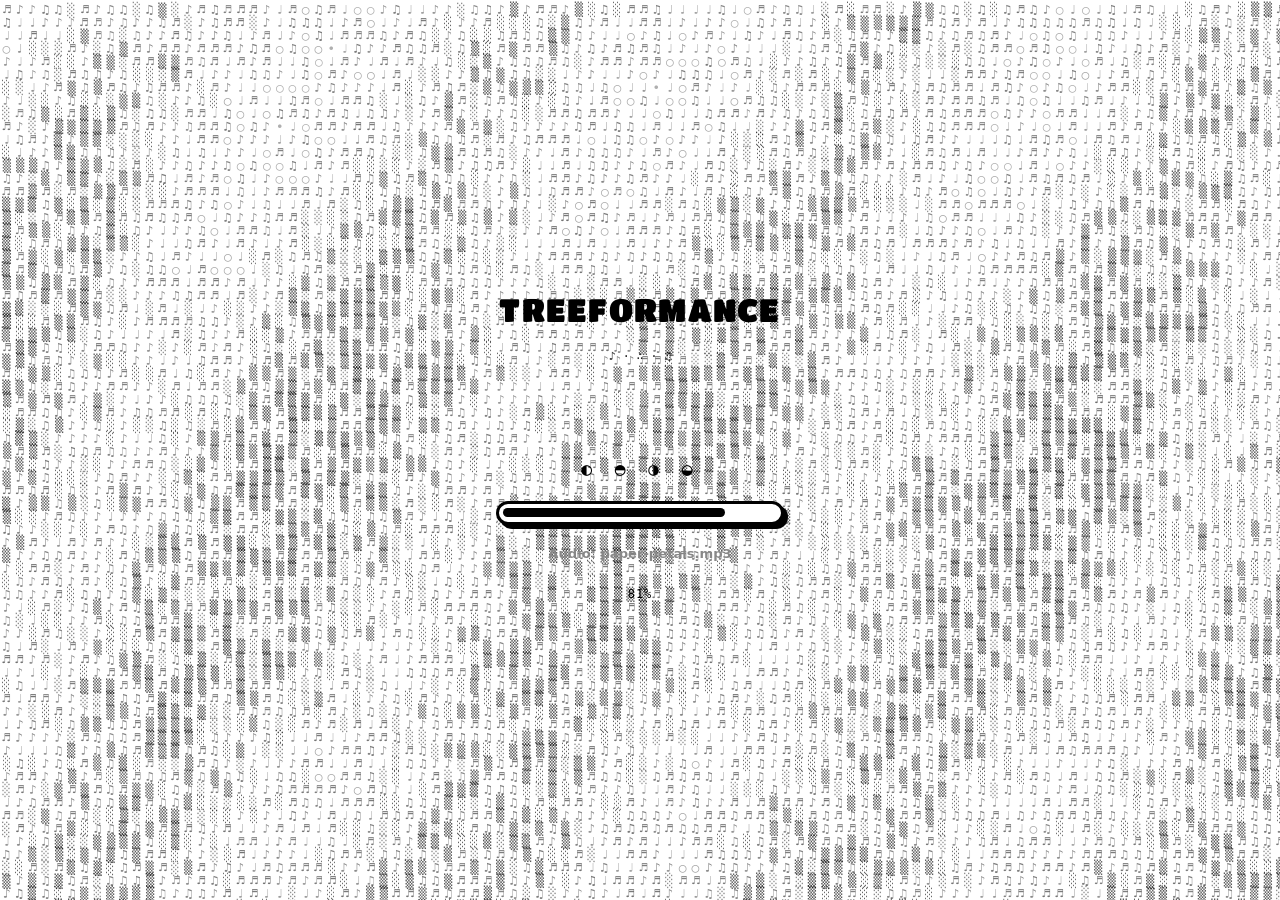
<file: index.html>
<!DOCTYPE html>
<html lang="en">
<head>
  <meta charset="UTF-8">
  <meta name="viewport" content="width=device-width, initial-scale=1.0">
  <title>TREEFORMANCE</title>
  <script>
    (function () {
      try {
        if (sessionStorage.getItem("treeformance-preload-done") === "1") return;
      } catch (e) {}
      var dest = "loading.html";
      if (location.search) dest += location.search;
      if (location.hash) dest += location.hash;
      location.replace(dest);
    })();
  </script>
  <link rel="preconnect" href="https://fonts.googleapis.com">
  <link rel="preconnect" href="https://fonts.gstatic.com" crossorigin>
  <link href="https://fonts.googleapis.com/css2?family=Titan+One&display=swap" rel="stylesheet">
  <link rel="stylesheet" href="css/menu.css?v=11">
  <link rel="stylesheet" href="css/music.css?v=7">
  <link rel="stylesheet" href="css/sync-calibration.css?v=2">
</head>
<body>
  <div class="stage">
    <canvas class="ascii-viz" id="menu-viz" aria-hidden="true"></canvas>
    <main class="menu">
      <nav class="btns" aria-label="Main menu">
        <a class="btn btn--tut" href="level-1.html"><span>Tutorial</span></a>
        <a class="btn btn--beta" href="level-5.html"><span>Beta Tester</span></a>
        <button type="button" class="btn btn--music" id="music-open" aria-haspopup="dialog">
          <span>Music</span>
        </button>
        <a class="btn btn--settings" href="game-settings.html"><span>Settings</span></a>
      </nav>
    </main>
  </div>

  <button type="button" class="menu-music-pill" id="music-mini-pill" hidden aria-label="Open music player">
    <span class="menu-music-pill__art" aria-hidden="true"></span>
    <span class="menu-music-pill__label">Now playing</span>
    <span class="menu-music-pill__eq" aria-hidden="true"><span></span><span></span><span></span></span>
  </button>

  <div class="music-phone" id="music-phone" role="dialog" aria-modal="true" aria-labelledby="music-phone-title" hidden>
    <div class="music-phone__backdrop" aria-hidden="true"></div>
    <div class="music-phone__device">
      <div class="music-phone__bezel">
        <div class="music-phone__screen">
          <div class="music-phone__status">
            <span id="music-clock">12:00</span>
            <span class="music-phone__status-dots" aria-hidden="true"><span></span><span></span><span></span></span>
          </div>

          <header class="music-phone__header">
            <h2 class="music-phone__title" id="music-phone-title">Music</h2>
            <button type="button" class="music-phone__close" id="music-close" aria-label="Close music">×</button>
          </header>

          <nav class="music-phone__tabs" aria-label="Music sections">
            <button type="button" class="music-phone__tab is-active" data-music-tab="albums">Albums</button>
            <button type="button" class="music-phone__tab" data-music-tab="playlists">Playlists</button>
            <button type="button" class="music-phone__tab" data-music-tab="sync">Sync</button>
          </nav>

          <div class="music-phone__body">
            <div class="music-phone__view" id="music-view-albums">
              <div class="music-albums" id="music-album-grid"></div>
            </div>

            <div class="music-phone__view" id="music-view-album-detail" hidden>
              <div class="music-view-head">
                <button type="button" class="music-back" id="music-back-album" aria-label="Back to albums">←</button>
                <h3 class="music-view-head__title" id="music-album-detail-title">Album</h3>
              </div>
              <ul class="music-tracks" id="music-track-list"></ul>
            </div>

            <div class="music-phone__view" id="music-view-playlists" hidden>
              <div class="music-playlist-create">
                <input
                  type="text"
                  class="music-playlist-create__input"
                  id="music-playlist-name"
                  placeholder="New playlist name"
                  maxlength="40"
                  aria-label="Playlist name"
                  autocomplete="off"
                >
                <button type="button" class="music-playlist-create__btn" id="music-playlist-create">Create</button>
                <p class="music-playlist-create__error" id="music-playlist-create-error" hidden></p>
              </div>
              <div id="music-playlist-list"></div>
            </div>

            <div class="music-phone__view" id="music-view-playlist-detail" hidden>
              <div class="music-view-head">
                <button type="button" class="music-back" id="music-back-playlist" aria-label="Back to playlists">←</button>
                <h3 class="music-view-head__title" id="music-playlist-detail-title">Playlist</h3>
              </div>
              <ul class="music-tracks" id="music-playlist-track-list"></ul>
            </div>

            <div class="music-phone__view" id="music-view-sync" hidden></div>
          </div>

          <footer class="music-phone__player">
            <div class="music-player__now">
              <div class="music-player__art" id="music-player-art">—</div>
              <div class="music-player__meta">
                <span class="music-player__title-row">
                  <span class="music-player__track" id="music-player-track">Nothing playing</span>
                  <span class="music-player__diff" id="music-player-diff" hidden></span>
                </span>
                <span class="music-player__album" id="music-player-album">Pick a song</span>
              </div>
            </div>
            <div class="music-player__controls">
              <button type="button" class="music-player__btn" id="music-prev-btn" aria-label="Previous">⏮</button>
              <button type="button" class="music-player__btn music-player__btn--main" id="music-play-btn" aria-label="Play or pause">▶</button>
              <button type="button" class="music-player__btn" id="music-next-btn" aria-label="Next">⏭</button>
            </div>
            <div class="music-player__progress" aria-hidden="true">
              <div class="music-player__progress-fill" id="music-player-progress"></div>
            </div>
          </footer>
        </div>
      </div>
    </div>
  </div>

  <div class="music-picker" id="music-picker" hidden role="dialog" aria-labelledby="music-picker-title">
    <div class="music-picker__backdrop" aria-hidden="true"></div>
    <div class="music-picker__sheet">
      <h3 class="music-picker__title" id="music-picker-title">Add to playlist</h3>
      <ul class="music-picker__list" id="music-picker-list"></ul>
    </div>
  </div>

  <script src="js/menu.js?v=3" defer></script>
  <script src="js/music-catalog.js?v=6" defer></script>
  <script src="js/beatmaps-data.js?v=5" defer></script>
  <script src="js/beatmaps.js?v=17" defer></script>
  <script src="js/ascii-bg.js?v=2" defer></script>
  <script src="js/menu-bg.js?v=6" defer></script>
  <script src="js/music-app.js?v=21" defer></script>
  <script src="js/sync-calibration.js?v=5" defer></script>
  <script src="js/menu-audio.js?v=7" defer></script>
</body>
</html>
</file>
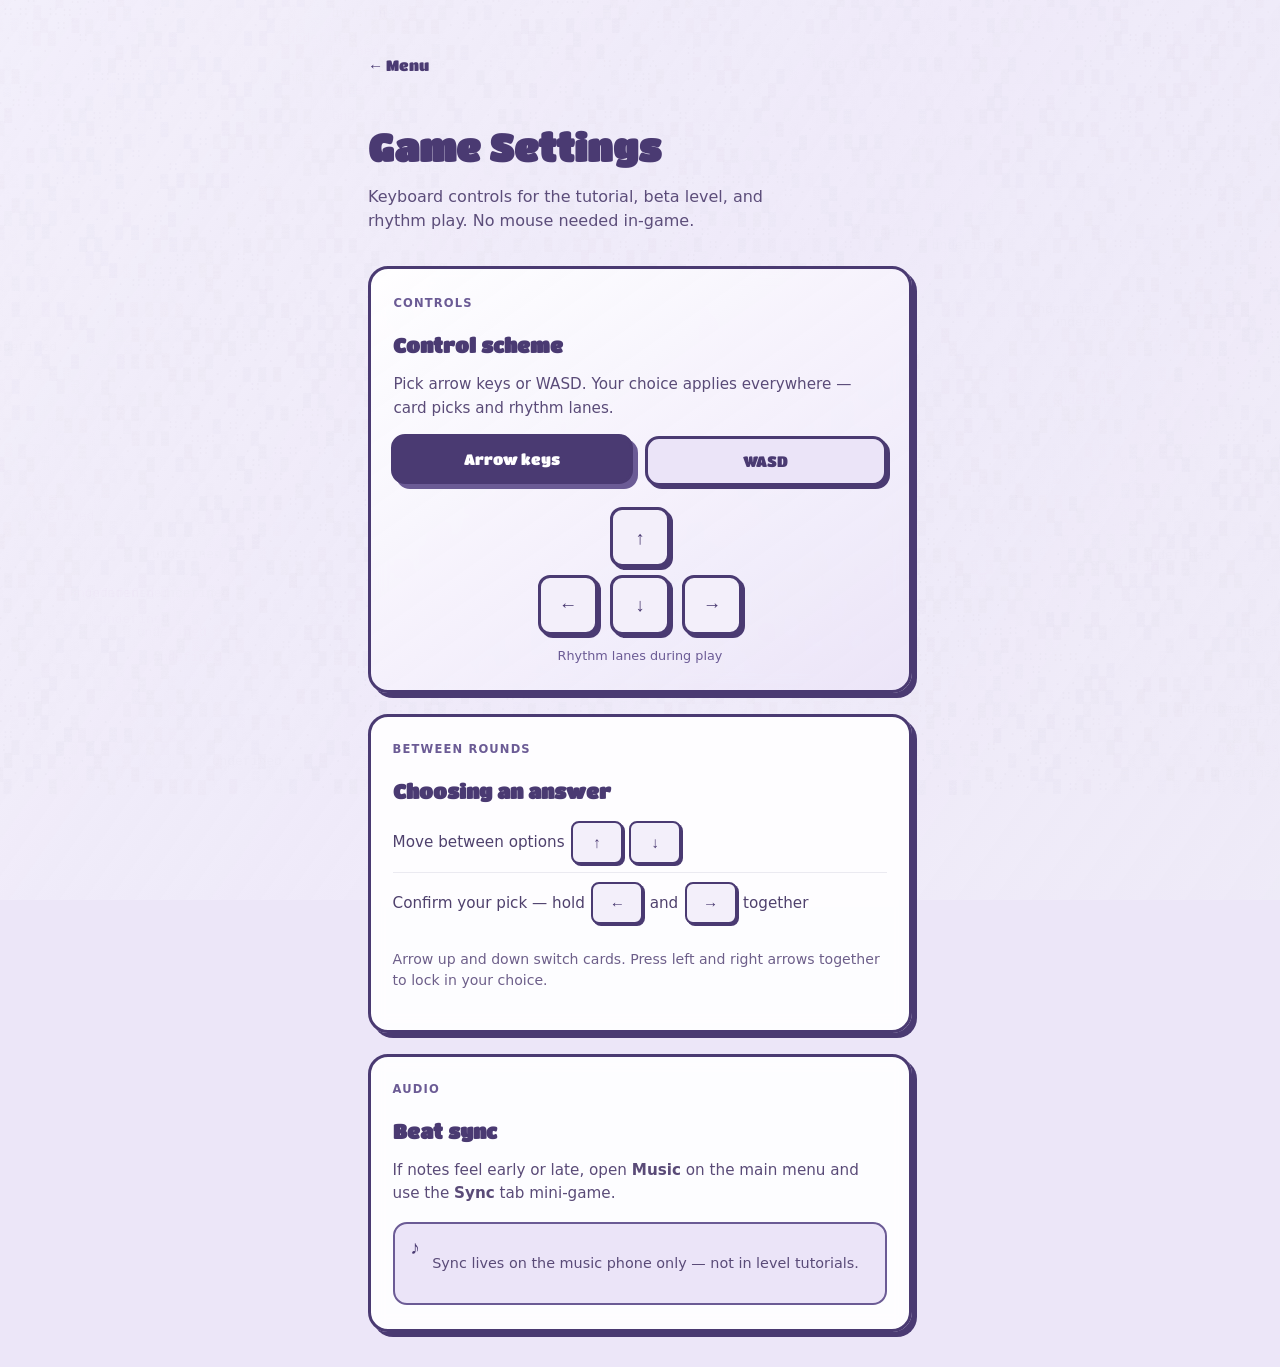
<file: documentation.html>
<!DOCTYPE html>
<html lang="en">
<head>
  <meta charset="UTF-8">
  <meta http-equiv="refresh" content="0; url=game-settings.html">
  <title>Game Settings — TREEFORMANCE</title>
  <link rel="canonical" href="game-settings.html">
</head>
<body>
  <p><a href="game-settings.html">Continue to Game Settings</a></p>
</body>
</html>
</file>
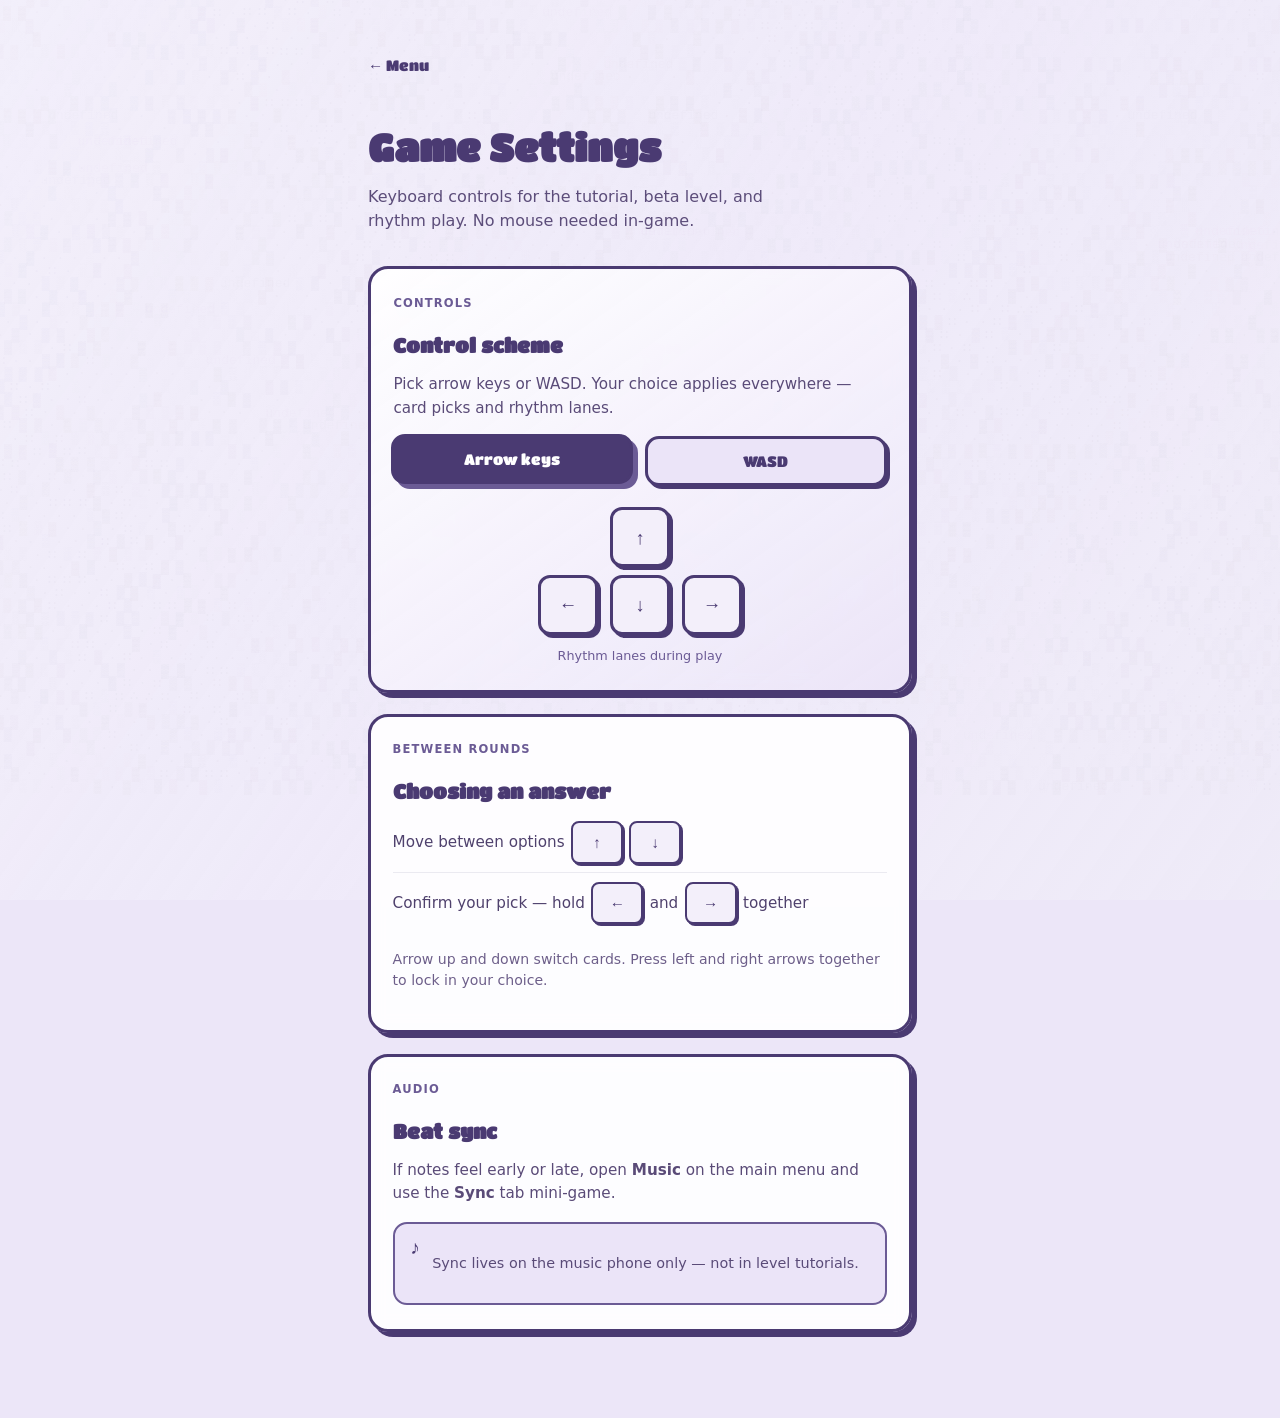
<file: game-settings.html>
<!DOCTYPE html>
<html lang="en">
<head>
  <meta charset="UTF-8">
  <meta name="viewport" content="width=device-width, initial-scale=1.0">
  <title>Game Settings — TREEFORMANCE</title>
  <link rel="preconnect" href="https://fonts.googleapis.com">
  <link rel="preconnect" href="https://fonts.gstatic.com" crossorigin>
  <link href="https://fonts.googleapis.com/css2?family=Titan+One&display=swap" rel="stylesheet">
  <link rel="stylesheet" href="css/tokens.css">
  <link rel="stylesheet" href="css/settings.css?v=3">
  <link rel="stylesheet" href="css/music.css?v=7">
</head>
<body class="settings-page">
  <canvas class="settings__viz" id="settings-viz" aria-hidden="true"></canvas>
  <main class="settings" data-settings-root>
    <a class="settings__back" href="index.html">← Menu</a>

    <header class="settings__hero">
      <h1 class="settings__title">Game Settings</h1>
      <p class="settings__lede">Keyboard controls for the tutorial, beta level, and rhythm play. No mouse needed in-game.</p>
    </header>

    <section class="settings-card settings-card--featured" aria-labelledby="controls-title">
      <span class="settings-card__tag">Controls</span>
      <h2 class="settings-card__title" id="controls-title">Control scheme</h2>
      <p class="settings-card__text">Pick arrow keys or WASD. Your choice applies everywhere — card picks and rhythm lanes.</p>

      <div class="scheme-toggle" role="group" aria-label="Control scheme">
        <button type="button" class="scheme-toggle__btn is-active" data-scheme="arrows" aria-pressed="true">
          Arrow keys
        </button>
        <button type="button" class="scheme-toggle__btn" data-scheme="wasd" aria-pressed="false">
          WASD
        </button>
      </div>

      <div class="lane-pad" aria-label="Rhythm lane layout preview">
        <span class="lane-pad__key lane-pad__key--up" data-glyph-up>↑</span>
        <span class="lane-pad__key lane-pad__key--left" data-glyph-left>←</span>
        <span class="lane-pad__key lane-pad__key--down" data-glyph-down>↓</span>
        <span class="lane-pad__key lane-pad__key--right" data-glyph-right>→</span>
        <span class="lane-pad__label">Rhythm lanes during play</span>
      </div>
    </section>

    <section class="settings-card" aria-labelledby="choice-title">
      <span class="settings-card__tag">Between rounds</span>
      <h2 class="settings-card__title" id="choice-title">Choosing an answer</h2>
      <ul class="settings-keys">
        <li data-choice-nav>Move between options ↑ ↓</li>
        <li data-choice-confirm>Confirm your pick — hold ← and → together</li>
      </ul>
      <p class="settings-card__note" data-choice-note>
        Arrow up and down switch cards. Press left and right arrows together to lock in your choice.
      </p>
    </section>

    <section class="settings-card" aria-labelledby="sync-title">
      <span class="settings-card__tag">Audio</span>
      <h2 class="settings-card__title" id="sync-title">Beat sync</h2>
      <p class="settings-card__text">If notes feel early or late, open <strong>Music</strong> on the main menu and use the <strong>Sync</strong> tab mini-game.</p>
      <div class="settings-callout">
        <span class="settings-callout__icon" aria-hidden="true">♪</span>
        <p class="settings-callout__text">Sync lives on the music phone only — not in level tutorials.</p>
      </div>
    </section>
  </main>

  <button type="button" class="menu-music-pill" id="music-mini-pill" hidden aria-label="Music playing">
    <span class="menu-music-pill__art" aria-hidden="true"></span>
    <span class="menu-music-pill__label">Now playing</span>
    <span class="menu-music-pill__eq" aria-hidden="true"><span></span><span></span><span></span></span>
  </button>

  <script src="js/music-catalog.js?v=6" defer></script>
  <script src="js/music-app.js?v=18" defer></script>
  <script src="js/settings-bg.js?v=1" defer></script>
  <script src="js/menu-audio.js?v=7" defer></script>
  <script src="js/control-settings.js?v=1" defer></script>
  <script src="js/game-settings.js?v=1" defer></script>
</body>
</html>
</file>
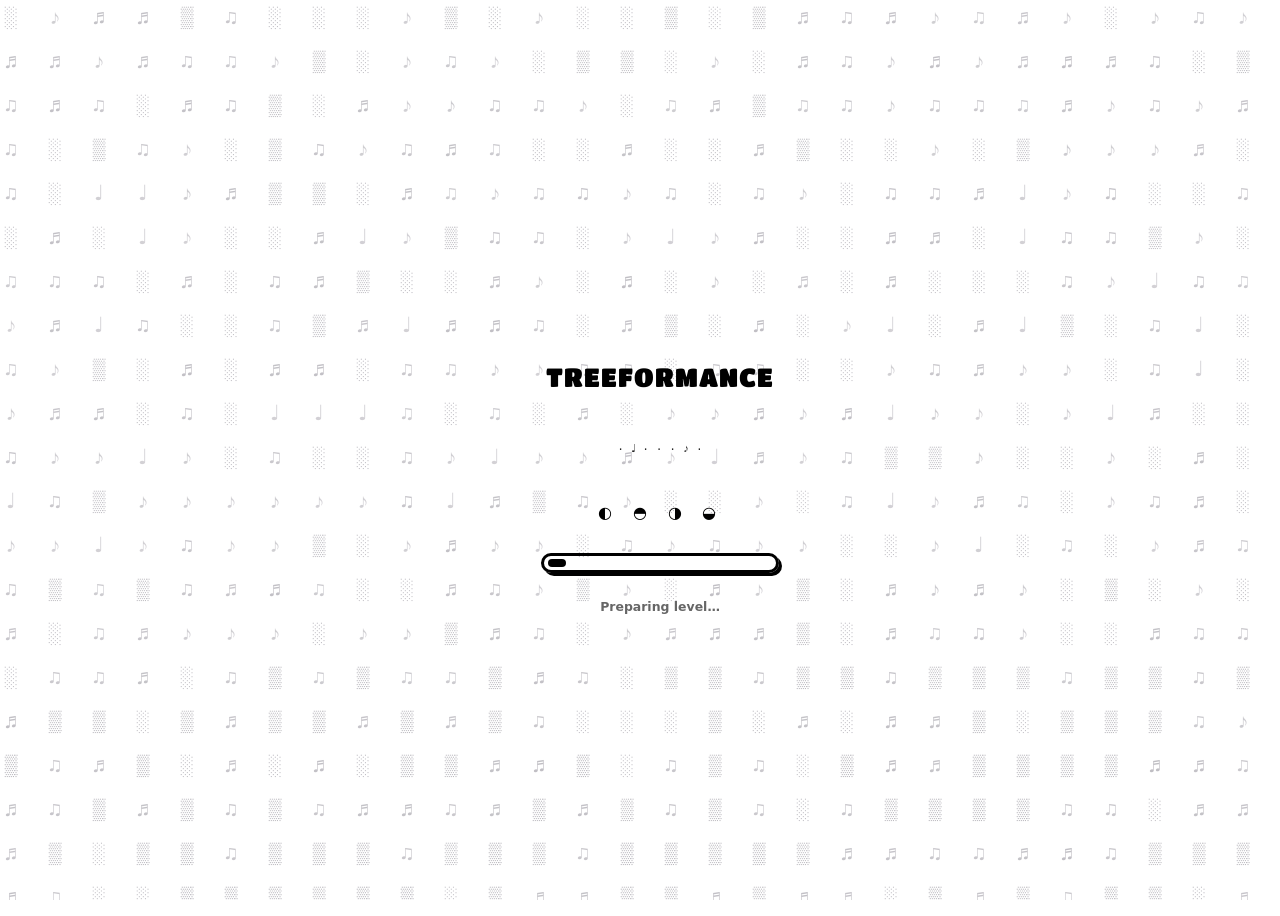
<file: level-1.html>
<!DOCTYPE html>
<html lang="en">
<head>
  <meta charset="UTF-8">
  <meta name="viewport" content="width=device-width, initial-scale=1.0">
  <title>Tutorial — TREEFORMANCE</title>
  <link rel="preconnect" href="https://fonts.googleapis.com">
  <link rel="preconnect" href="https://fonts.gstatic.com" crossorigin>
  <link href="https://fonts.googleapis.com/css2?family=Titan+One&display=swap" rel="stylesheet">
  <meta http-equiv="Cache-Control" content="no-cache, no-store, must-revalidate">
  <link rel="stylesheet" href="css/tokens.css">
  <script src="js/level-theme.js?v=1" defer></script>
  <link rel="stylesheet" href="css/tree.css?v=4">
  <link rel="stylesheet" href="css/tutorial.css">
  <link rel="stylesheet" href="css/level.css?v=breath-fix-1">
  <link rel="stylesheet" href="css/level-boot.css?v=2">
  <script>document.documentElement.classList.add("is-level-booting");</script>
</head>
<body class="level-page level-page--1">
  <!-- play: tile-rush sequence UI -->
  <div class="tutorial-modal" id="tutorial-modal" role="dialog" aria-modal="true" aria-labelledby="tutorial-title" aria-hidden="true">
    <div class="tutorial-modal__backdrop" aria-hidden="true"></div>
    <div class="tutorial-modal__panel">
      <header class="tutorial-header">
        <p class="tutorial-progress" aria-label="Tutorial">
          <span class="tutorial-progress__label">Tutorial</span>
        </p>
        <h2 class="tutorial-header__title" id="tutorial-title">What is a Node?</h2>
        <p class="tutorial-header__lede">
          Before we build trees to the beat, you need to know the smallest piece
          every tree is made of — the <strong>node</strong>.
        </p>
      </header>
      <aside class="callout callout--node">
        <span class="callout__tag">Node</span>
        <p class="callout__text">
          A node is one circle in the tree. It stores a value (like <strong>8</strong>)
          and can connect downward to other nodes.
        </p>
      </aside>
      <figure class="tree-diagram" aria-label="Binary tree with four nodes">
        <div class="tree-diagram__stage" id="tutorial-tree-stage"></div>
        <figcaption class="tree-diagram__caption">
          This tree has <strong>4 nodes</strong>. The highlighted circle is the root node.
        </figcaption>
      </figure>
      <aside class="callout callout--controls">
        <span class="callout__tag">Controls</span>
        <p class="callout__text">
          Between options use <kbd>↑</kbd> and <kbd>↓</kbd>.
          Confirm with <kbd>←</kbd> and <kbd>→</kbd> <strong>at the same time</strong> — including
          <strong>Got it</strong> below. No mouse needed.
        </p>
      </aside>
      <div class="tutorial-modal__actions">
        <button type="button" class="tutorial-modal__gotit" id="tutorial-gotit">Got it</button>
      </div>
    </div>
  </div>

  <div class="level-bleed" id="level-bleed" aria-hidden="true"></div>
  <div class="choice-pressure" id="choice-pressure" hidden aria-hidden="true"></div>

  <div class="choice-timer" id="choice-timer" hidden aria-hidden="true" role="timer" aria-label="Time to pick a card">
    <div class="choice-timer__track">
      <div class="choice-timer__fill" id="choice-timer-fill"></div>
    </div>
  </div>

  <div class="level-game" id="level-game">
    <header class="level-hud">
      <a class="level-hud__menu" href="index.html" aria-label="Back to menu">←</a>
      <div class="level-hud__center">
        <span class="level-hud__badge">Tutorial</span>
      </div>
      <div class="level-hud__score" id="level-score" aria-live="polite">
        <span class="level-hud__score-label">PTS</span>
        <span class="level-hud__score-value" id="score-value">100</span>
      </div>
    </header>

    <div class="level-countdown" id="level-countdown" aria-hidden="true">
      <span class="level-countdown__num" id="countdown-num">3</span>
    </div>

    <div class="level-stage">
      <div class="play-window" id="play-window">
        <div class="play-window__left">
          <div class="reward-popup" id="level-question" role="dialog" aria-modal="true" aria-labelledby="reward-title" hidden>
            <div class="reward-popup__panel">
              <header class="reward-popup__banner">
                <h2 class="reward-popup__title" id="reward-title">How many nodes in this tree?</h2>
              </header>
              <div class="reward-popup__cards">
                <button type="button" class="upgrade-card upgrade-card--left" data-answer="5" data-correct="true">
                  <div class="upgrade-card__inner">
                    <span class="upgrade-card__cross" aria-hidden="true"></span>
                    <span class="upgrade-card__type">Answer</span>
                    <span class="upgrade-card__value">5</span>
                    <span class="upgrade-card__divider" aria-hidden="true"></span>
                    <span class="upgrade-card__effect">Sequence</span>
                    <span class="upgrade-card__seq">↑ ↑ ↓ ← →</span>
                  </div>
                </button>
                <button type="button" class="upgrade-card upgrade-card--right" data-answer="4" data-correct="false">
                  <div class="upgrade-card__inner">
                    <span class="upgrade-card__cross" aria-hidden="true"></span>
                    <span class="upgrade-card__type">Answer</span>
                    <span class="upgrade-card__value">4</span>
                    <span class="upgrade-card__divider" aria-hidden="true"></span>
                    <span class="upgrade-card__effect">Sequence</span>
                    <span class="upgrade-card__seq">↓ ← → ↑ ↑</span>
                  </div>
                </button>
              </div>
              <p class="reward-popup__hint" data-choice-hint>↑ ↓ move · ← + → together to confirm</p>
            </div>
          </div>

          <div class="level-sequence" id="level-sequence" hidden>
            <div class="tile-rush" id="tile-rush">
              <div class="tile-rush__stage" id="tile-stage">
                <div class="tile-rush__lanes" id="tile-lanes">
                  <div class="tile-rush__timing-guide" aria-hidden="true">
                    <div class="timing-guide__outer"></div>
                    <div class="timing-guide__perfect"></div>
                  </div>
                  <div class="tile-lane" data-key="ArrowLeft">
                    <div class="tile-lane__tiles"></div>
                  </div>
                  <div class="tile-lane" data-key="ArrowDown">
                    <div class="tile-lane__tiles"></div>
                  </div>
                  <div class="tile-lane" data-key="ArrowUp">
                    <div class="tile-lane__tiles"></div>
                  </div>
                  <div class="tile-lane" data-key="ArrowRight">
                    <div class="tile-lane__tiles"></div>
                  </div>
                </div>
                <div class="tile-rush__judge" id="tile-judge" aria-live="polite"></div>
                <div class="tile-rush__hitzone">
                  <div class="tile-rush__hitline" aria-hidden="true"></div>
                  <div class="tile-rush__receptors" id="tile-receptors" aria-label="Arrow key targets">
                    <div class="tile-receptor" data-key="ArrowLeft"><span>←</span></div>
                    <div class="tile-receptor" data-key="ArrowDown"><span>↓</span></div>
                    <div class="tile-receptor" data-key="ArrowUp"><span>↑</span></div>
                    <div class="tile-receptor" data-key="ArrowRight"><span>→</span></div>
                  </div>
                </div>
              </div>
            </div>
          </div>
        </div>

        <div class="play-window__right">
          <figure class="tree-diagram tree-diagram--game" aria-label="Level 1 tree — five nodes">
            <div class="tree-diagram__stage" id="level-tree-stage"></div>
          </figure>
        </div>
      </div>
    </div>

    <footer class="level-footer">
      <p class="level-prompt" id="level-prompt">Click Got it to start</p>
    </footer>
  </div>

  <div class="tutorial-modal" id="tutorial-bridge" role="dialog" aria-modal="true" aria-labelledby="tutorial-bridge-title" aria-hidden="true" hidden>
    <div class="tutorial-modal__backdrop" aria-hidden="true"></div>
    <div class="tutorial-modal__panel">
      <header class="tutorial-header">
        <p class="tutorial-progress" aria-label="Tutorial">
          <span class="tutorial-progress__label">Tutorial</span>
        </p>
        <h2 class="tutorial-header__title" id="tutorial-bridge-title">Nice work!</h2>
        <p class="tutorial-header__lede">
          You learned nodes and rhythm picks. Next up: <strong>left or right</strong> —
          how values branch under a parent.
        </p>
      </header>
      <aside class="callout callout--branch">
        <span class="callout__tag">Up next</span>
        <p class="callout__text">
          Build the tree branch by branch and choose where each number belongs.
        </p>
      </aside>
      <div class="tutorial-modal__actions">
        <a class="tutorial-modal__gotit" href="level-2.html" id="tutorial-continue">Continue tutorial</a>
      </div>
    </div>
  </div>

  <script src="js/vendor/d3.min.js" defer></script>
  <script src="js/tree-d3.js?v=31" defer></script>
  <script src="js/music-catalog.js?v=5" defer></script>
  <script src="js/beatmaps-data.js?v=5" defer></script>
  <script src="js/beatmaps.js?v=17" defer></script>
  <script src="js/level-audio.js?v=7" defer></script>
  <script src="js/music-app.js?v=21" defer></script>
  <script src="js/level-music.js?v=25" defer></script>
  <script src="js/ascii-bg.js?v=6" defer></script>
  <script src="js/level-ascii-bg.js?v=8" defer></script>
  <script src="js/level-boot.js?v=4" defer></script>
  <script src="js/level-choice-fx.js?v=13" defer></script>
  <script src="js/level-sfx.js?v=1" defer></script>
  <script src="js/level-feedback.js?v=4" defer></script>
  <script src="js/level-tiles.js?v=5" defer></script>
  <script src="js/level-music-ui.js?v=3" defer></script>
  <script src="js/control-settings.js?v=1" defer></script>
  <script src="js/level-choice-input.js?v=5" defer></script>
  <script src="js/level-input.js?v=2" defer></script>
  <script src="js/level-modal.js?v=10" defer></script>
  <script src="js/level-1.js?v=breath-fix" defer></script>
</body>
</html>
</file>
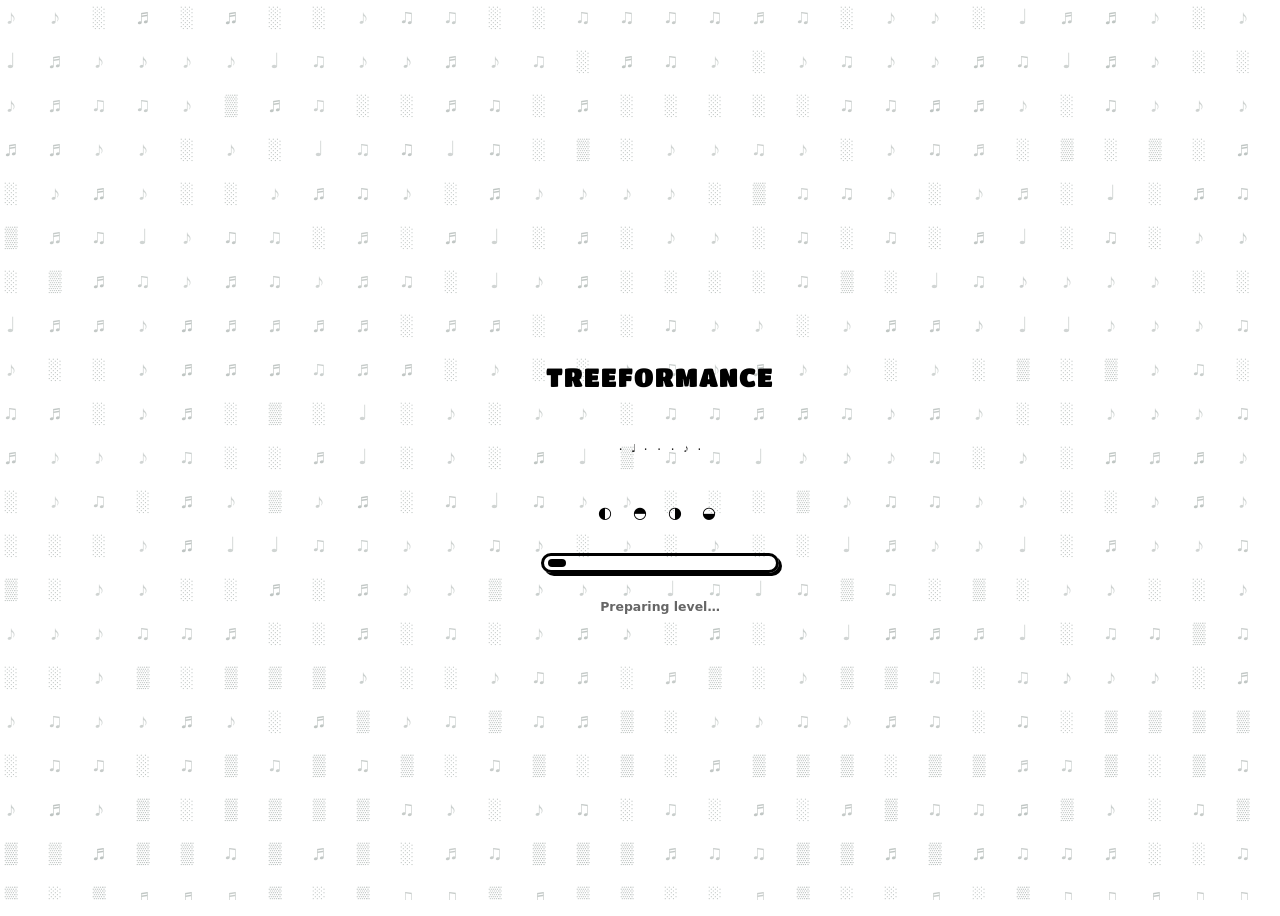
<file: level-2.html>
<!DOCTYPE html>
<html lang="en">
<head>
  <meta charset="UTF-8">
  <meta name="viewport" content="width=device-width, initial-scale=1.0">
  <title>Tutorial — TREEFORMANCE</title>
  <link rel="preconnect" href="https://fonts.googleapis.com">
  <link rel="preconnect" href="https://fonts.gstatic.com" crossorigin>
  <link href="https://fonts.googleapis.com/css2?family=Titan+One&display=swap" rel="stylesheet">
  <meta http-equiv="Cache-Control" content="no-cache, no-store, must-revalidate">
  <link rel="stylesheet" href="css/tokens.css">
  <script src="js/level-theme.js?v=1" defer></script>
  <link rel="stylesheet" href="css/tree.css?v=4">
  <link rel="stylesheet" href="css/tutorial.css">
  <link rel="stylesheet" href="css/level.css?v=breath-fix-1">
  <link rel="stylesheet" href="css/level-boot.css?v=2">
  <script>document.documentElement.classList.add("is-level-booting");</script>
</head>
<body class="level-page level-page--2">
  <div class="tutorial-modal" id="tutorial-modal" role="dialog" aria-modal="true" aria-labelledby="tutorial-title" aria-hidden="true">
    <div class="tutorial-modal__backdrop" aria-hidden="true"></div>
    <div class="tutorial-modal__panel">
      <header class="tutorial-header">
        <p class="tutorial-progress" aria-label="Tutorial">
          <span class="tutorial-progress__label">Tutorial</span>
        </p>
        <h2 class="tutorial-header__title" id="tutorial-title">Left or Right?</h2>
        <p class="tutorial-header__lede">
          When you add a new value to the tree, compare it to the
          <strong>highlighted node</strong>. Smaller values go <strong>left</strong>;
          larger values go <strong>right</strong>.
        </p>
      </header>
      <aside class="callout callout--branch">
        <span class="callout__tag">Binary search rule</span>
        <p class="callout__text">
          <strong>5 &lt; 8</strong> → go <strong>left</strong>.
          <strong>12 &gt; 8</strong> → go <strong>right</strong>.
        </p>
      </aside>
      <figure class="tree-diagram" aria-label="Insert 5 under root 8 — go left">
        <div class="tree-diagram__stage" id="tutorial-tree-stage"></div>
        <figcaption class="tree-diagram__caption">
          Insert <strong>5</strong> under <strong>8</strong> — it belongs on the <strong>left</strong>.
        </figcaption>
      </figure>
      <aside class="callout callout--controls">
        <span class="callout__tag">Controls</span>
        <p class="callout__text">
          Move between answer cards with <kbd>↑</kbd> <kbd>↓</kbd>.
          Lock in with <kbd>←</kbd> + <kbd>→</kbd> together — including <strong>Got it</strong>.
        </p>
      </aside>
      <div class="tutorial-modal__actions">
        <button type="button" class="tutorial-modal__gotit" id="tutorial-gotit">Got it</button>
      </div>
    </div>
  </div>

  <div class="level-bleed" id="level-bleed" aria-hidden="true"></div>
  <div class="choice-pressure" id="choice-pressure" hidden aria-hidden="true"></div>

  <div class="choice-timer" id="choice-timer" hidden aria-hidden="true" role="timer" aria-label="Time to pick a card">
    <div class="choice-timer__track">
      <div class="choice-timer__fill" id="choice-timer-fill"></div>
    </div>
  </div>

  <div class="level-game" id="level-game">
    <header class="level-hud">
      <a class="level-hud__menu" href="index.html" aria-label="Back to menu">←</a>
      <div class="level-hud__center">
        <span class="level-hud__badge">Tutorial 2/4</span>
      </div>
      <div class="level-hud__score" id="level-score" aria-live="polite">
        <span class="level-hud__score-label">PTS</span>
        <span class="level-hud__score-value" id="score-value">100</span>
      </div>
    </header>

    <div class="number-pool" id="number-pool" aria-label="Numbers in this tree">
      <span class="number-pool__label">Pool</span>
      <ul class="number-pool__chips" id="number-pool-chips"></ul>
    </div>

    <div class="level-countdown" id="level-countdown" aria-hidden="true">
      <span class="level-countdown__num" id="countdown-num">3</span>
    </div>

    <div class="level-stage">
      <div class="play-window" id="play-window">
        <div class="play-window__left">
          <div class="reward-popup" id="level-question" role="dialog" aria-modal="true" aria-labelledby="reward-title" hidden>
            <div class="reward-popup__panel">
              <header class="reward-popup__banner">
                <h2 class="reward-popup__title" id="reward-title">What number goes here?</h2>
              </header>
              <div class="reward-popup__cards">
                <button type="button" class="upgrade-card upgrade-card--left" id="card-left" data-correct="true">
                  <div class="upgrade-card__inner">
                    <span class="upgrade-card__cross" aria-hidden="true"></span>
                    <span class="upgrade-card__type">Answer</span>
                    <span class="upgrade-card__value">5</span>
                    <span class="upgrade-card__divider" aria-hidden="true"></span>
                    <span class="upgrade-card__effect">left of 8</span>
                    <span class="upgrade-card__seq">← ↓</span>
                  </div>
                </button>
                <button type="button" class="upgrade-card upgrade-card--right" id="card-right" data-correct="false">
                  <div class="upgrade-card__inner">
                    <span class="upgrade-card__cross" aria-hidden="true"></span>
                    <span class="upgrade-card__type">Answer</span>
                    <span class="upgrade-card__value">12</span>
                    <span class="upgrade-card__divider" aria-hidden="true"></span>
                    <span class="upgrade-card__effect">left of 8</span>
                    <span class="upgrade-card__seq">↓ ←</span>
                  </div>
                </button>
              </div>
              <p class="reward-popup__hint" data-choice-hint>↑ ↓ move · ← + → together to confirm</p>
            </div>
          </div>

          <div class="level-sequence" id="level-sequence" hidden>
            <div class="tile-rush" id="tile-rush">
              <div class="tile-rush__stage" id="tile-stage">
                <div class="tile-rush__lanes" id="tile-lanes">
                  <div class="tile-rush__timing-guide" aria-hidden="true">
                    <div class="timing-guide__outer"></div>
                    <div class="timing-guide__perfect"></div>
                  </div>
                  <div class="tile-lane" data-key="ArrowLeft">
                    <div class="tile-lane__tiles"></div>
                  </div>
                  <div class="tile-lane" data-key="ArrowDown">
                    <div class="tile-lane__tiles"></div>
                  </div>
                  <div class="tile-lane" data-key="ArrowUp">
                    <div class="tile-lane__tiles"></div>
                  </div>
                  <div class="tile-lane" data-key="ArrowRight">
                    <div class="tile-lane__tiles"></div>
                  </div>
                </div>
                <div class="tile-rush__judge" id="tile-judge" aria-live="polite"></div>
                <div class="tile-rush__hitzone">
                  <div class="tile-rush__hitline" aria-hidden="true"></div>
                  <div class="tile-rush__receptors" id="tile-receptors" aria-label="Arrow key targets">
                    <div class="tile-receptor" data-key="ArrowLeft"><span>←</span></div>
                    <div class="tile-receptor" data-key="ArrowDown"><span>↓</span></div>
                    <div class="tile-receptor" data-key="ArrowUp"><span>↑</span></div>
                    <div class="tile-receptor" data-key="ArrowRight"><span>→</span></div>
                  </div>
                </div>
              </div>
            </div>
          </div>
        </div>

        <div class="play-window__right">
          <figure class="tree-diagram tree-diagram--game" aria-label="Level 2 tree — builds as you play">
            <div class="tree-diagram__stage" id="level-tree-stage"></div>
          </figure>
        </div>
      </div>
    </div>

    <footer class="level-footer">
      <p class="level-prompt" id="level-prompt">Click Got it to start</p>
    </footer>
  </div>

  <div class="tutorial-modal" id="tutorial-bridge" role="dialog" aria-modal="true" aria-labelledby="tutorial-bridge-title" aria-hidden="true" hidden>
    <div class="tutorial-modal__backdrop" aria-hidden="true"></div>
    <div class="tutorial-modal__panel">
      <header class="tutorial-header">
        <p class="tutorial-progress" aria-label="Tutorial">
          <span class="tutorial-progress__label">Tutorial</span>
        </p>
        <h2 class="tutorial-header__title" id="tutorial-bridge-title">Nice work!</h2>
        <p class="tutorial-header__lede">
          You can place values left or right. Next: every level has a
          <strong>goal tree</strong> — your shape at the end matters.
        </p>
      </header>
      <aside class="callout callout--branch">
        <span class="callout__tag">Up next</span>
        <p class="callout__text">
          Both picks can be valid numbers — learn which path leads toward the goal.
        </p>
      </aside>
      <div class="tutorial-modal__actions">
        <a class="tutorial-modal__gotit" href="level-3.html" id="tutorial-continue">Continue tutorial</a>
      </div>
    </div>
  </div>

  <script src="js/vendor/d3.min.js" defer></script>
  <script src="js/tree-d3.js?v=31" defer></script>
  <script src="js/tree-optimal.js?v=3" defer></script>
  <script src="js/music-catalog.js?v=5" defer></script>
  <script src="js/beatmaps-data.js?v=5" defer></script>
  <script src="js/beatmaps.js?v=17" defer></script>
  <script src="js/level-audio.js?v=6" defer></script>
  <script src="js/music-app.js?v=21" defer></script>
  <script src="js/level-music.js?v=25" defer></script>
  <script src="js/ascii-bg.js?v=6" defer></script>
  <script src="js/level-ascii-bg.js?v=8" defer></script>
  <script src="js/level-boot.js?v=4" defer></script>
  <script src="js/level-choice-fx.js?v=13" defer></script>
  <script src="js/level-sfx.js?v=1" defer></script>
  <script src="js/level-feedback.js?v=4" defer></script>
  <script src="js/level-tiles.js?v=5" defer></script>
  <script src="js/level-music-ui.js?v=3" defer></script>
  <script src="js/control-settings.js?v=1" defer></script>
  <script src="js/level-choice-input.js?v=5" defer></script>
  <script src="js/level-input.js?v=2" defer></script>
  <script src="js/level-modal.js?v=10" defer></script>
  <script src="js/level-2.js?v=breath-fix" defer></script>
</body>
</html>
</file>
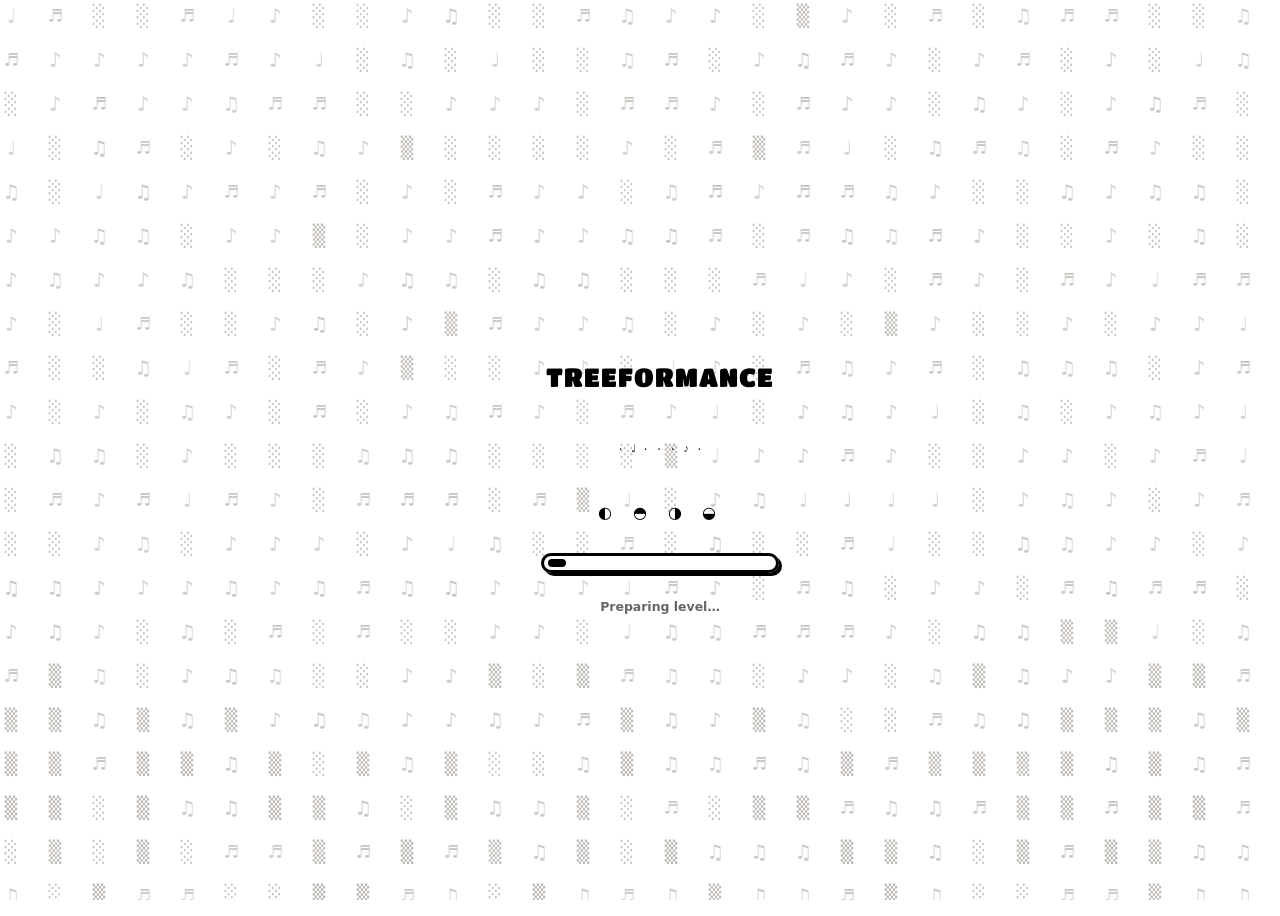
<file: level-3.html>
<!DOCTYPE html>
<html lang="en">
<head>
  <meta charset="UTF-8">
  <meta name="viewport" content="width=device-width, initial-scale=1.0">
  <title>Tutorial — TREEFORMANCE</title>
  <link rel="preconnect" href="https://fonts.googleapis.com">
  <link rel="preconnect" href="https://fonts.gstatic.com" crossorigin>
  <link href="https://fonts.googleapis.com/css2?family=Titan+One&display=swap" rel="stylesheet">
  <meta http-equiv="Cache-Control" content="no-cache, no-store, must-revalidate">
  <link rel="stylesheet" href="css/tokens.css">
  <script src="js/level-theme.js?v=1" defer></script>
  <link rel="stylesheet" href="css/tree.css?v=4">
  <link rel="stylesheet" href="css/tutorial.css">
  <link rel="stylesheet" href="css/level.css?v=breath-fix-1">
  <link rel="stylesheet" href="css/level-boot.css?v=2">
  <script>document.documentElement.classList.add("is-level-booting");</script>
</head>
<body class="level-page level-page--3">
  <div class="tutorial-modal" id="tutorial-modal" role="dialog" aria-modal="true" aria-labelledby="tutorial-title" aria-hidden="true">
    <div class="tutorial-modal__backdrop" aria-hidden="true"></div>
    <div class="tutorial-modal__panel">
      <header class="tutorial-header">
        <p class="tutorial-progress" aria-label="Tutorial">
          <span class="tutorial-progress__label">Tutorial</span>
        </p>
        <h2 class="tutorial-header__title" id="tutorial-title">Optimal Structure</h2>
        <p class="tutorial-header__lede">
          Every level has a <strong>goal tree</strong>. Both choices are valid numbers —
          pick which one to place next. Your tree keeps growing either way; only the
          <strong>end shape</strong> affects your score.
        </p>
      </header>
      <aside class="callout callout--branch">
        <span class="callout__tag">Goal shape</span>
        <p class="callout__text">
          Pool: <strong>1 2 3 4</strong>. Goal is slanted left —
          <strong>4</strong> → <strong>3</strong> → <strong>2</strong> → <strong>1</strong>.
          Picking <strong>3</strong> first still works — it just leads somewhere else.
        </p>
      </aside>
      <figure class="tree-diagram" aria-label="Goal tree — slanted left 4 3 2 1">
        <div class="tree-diagram__stage" id="tutorial-tree-stage"></div>
        <figcaption class="tree-diagram__caption">
          Match the <strong>goal tree</strong> at the end to keep your score high.
        </figcaption>
      </figure>
      <aside class="callout callout--controls">
        <span class="callout__tag">Controls</span>
        <p class="callout__text">
          Move between options with <kbd>↑</kbd> <kbd>↓</kbd>.
          Confirm with <kbd>←</kbd> + <kbd>→</kbd> together — including <strong>Got it</strong>.
        </p>
      </aside>
      <div class="tutorial-modal__actions">
        <button type="button" class="tutorial-modal__gotit" id="tutorial-gotit">Got it</button>
      </div>
    </div>
  </div>

  <div class="goal-intro" id="goal-intro" role="dialog" aria-modal="true" aria-labelledby="goal-intro-title" hidden>
    <div class="goal-intro__backdrop" aria-hidden="true"></div>
    <div class="goal-intro__panel">
      <header class="goal-intro__header">
        <span class="goal-intro__tag">Your goal</span>
        <h2 class="goal-intro__title" id="goal-intro-title">Slanted left</h2>
        <p class="goal-intro__lede">Pool <strong>1 2 3 4</strong> — match this <strong>slanted-left</strong> shape by end of level.</p>
      </header>
      <div class="goal-intro__stage" id="goal-intro-stage" aria-label="Goal tree preview"></div>
      <p class="goal-intro__hint" id="goal-intro-hint">Watch the shape…</p>
      <div class="goal-intro__actions">
        <button type="button" class="goal-intro__gotit tutorial-modal__gotit" id="goal-intro-gotit">Got it</button>
      </div>
    </div>
  </div>

  <div class="level-bleed" id="level-bleed" aria-hidden="true"></div>
  <div class="choice-pressure" id="choice-pressure" hidden aria-hidden="true"></div>

  <div class="choice-timer" id="choice-timer" hidden aria-hidden="true" role="timer" aria-label="Time to pick a card">
    <div class="choice-timer__track">
      <div class="choice-timer__fill" id="choice-timer-fill"></div>
    </div>
  </div>

  <div class="level-game" id="level-game">
    <header class="level-hud">
      <a class="level-hud__menu" href="index.html" aria-label="Back to menu">←</a>
      <div class="level-hud__center">
        <span class="level-hud__badge">Tutorial</span>
        <span class="level-hud__goal" id="level-goal-label" title="Goal tree shape">Goal: slanted ←</span>
      </div>
      <div class="level-hud__score" id="level-score" aria-live="polite">
        <span class="level-hud__score-label">PTS</span>
        <span class="level-hud__score-value" id="score-value">100</span>
      </div>
    </header>

    <div class="number-pool" id="number-pool" aria-label="Numbers to place">
      <span class="number-pool__label">Pool</span>
      <ul class="number-pool__chips" id="number-pool-chips"></ul>
    </div>

    <div class="level-countdown" id="level-countdown" aria-hidden="true">
      <span class="level-countdown__num" id="countdown-num">3</span>
    </div>

    <div class="level-stage">
      <div class="play-window is-split" id="play-window">
        <div class="play-window__left">
          <div class="reward-popup" id="level-question" role="dialog" aria-modal="true" aria-labelledby="reward-title" hidden>
            <div class="reward-popup__panel">
              <header class="reward-popup__banner">
                <h2 class="reward-popup__title" id="reward-title">What number goes here?</h2>
              </header>
              <div class="reward-popup__cards">
                <button type="button" class="upgrade-card upgrade-card--left" id="card-left">
                  <div class="upgrade-card__inner">
                    <span class="upgrade-card__cross" aria-hidden="true"></span>
                    <span class="upgrade-card__type">Answer</span>
                    <span class="upgrade-card__value">5</span>
                    <span class="upgrade-card__divider" aria-hidden="true"></span>
                    <span class="upgrade-card__effect">left of 8</span>
                    <span class="upgrade-card__seq">← ↓</span>
                  </div>
                </button>
                <button type="button" class="upgrade-card upgrade-card--right" id="card-right">
                  <div class="upgrade-card__inner">
                    <span class="upgrade-card__cross" aria-hidden="true"></span>
                    <span class="upgrade-card__type">Answer</span>
                    <span class="upgrade-card__value">12</span>
                    <span class="upgrade-card__divider" aria-hidden="true"></span>
                    <span class="upgrade-card__effect">left of 8</span>
                    <span class="upgrade-card__seq">↓ ←</span>
                  </div>
                </button>
              </div>
              <p class="reward-popup__hint" data-choice-hint>↑ ↓ move · ← + → together to confirm</p>
            </div>
          </div>

          <div class="level-sequence" id="level-sequence" hidden>
            <div class="tile-rush" id="tile-rush">
              <div class="tile-rush__stage" id="tile-stage">
                <div class="tile-rush__lanes" id="tile-lanes">
                  <div class="tile-rush__timing-guide" aria-hidden="true">
                    <div class="timing-guide__outer"></div>
                    <div class="timing-guide__perfect"></div>
                  </div>
                  <div class="tile-lane" data-key="ArrowLeft">
                    <div class="tile-lane__tiles"></div>
                  </div>
                  <div class="tile-lane" data-key="ArrowDown">
                    <div class="tile-lane__tiles"></div>
                  </div>
                  <div class="tile-lane" data-key="ArrowUp">
                    <div class="tile-lane__tiles"></div>
                  </div>
                  <div class="tile-lane" data-key="ArrowRight">
                    <div class="tile-lane__tiles"></div>
                  </div>
                </div>
                <div class="tile-rush__judge" id="tile-judge" aria-live="polite"></div>
                <div class="tile-rush__hitzone">
                  <div class="tile-rush__hitline" aria-hidden="true"></div>
                  <div class="tile-rush__receptors" id="tile-receptors" aria-label="Arrow key targets">
                    <div class="tile-receptor" data-key="ArrowLeft"><span>←</span></div>
                    <div class="tile-receptor" data-key="ArrowDown"><span>↓</span></div>
                    <div class="tile-receptor" data-key="ArrowUp"><span>↑</span></div>
                    <div class="tile-receptor" data-key="ArrowRight"><span>→</span></div>
                  </div>
                </div>
              </div>
            </div>
          </div>
        </div>

        <figure class="tree-diagram tree-diagram--game tree-diagram--build tree-arena" aria-label="Your tree — builds as you play">
          <figcaption class="tree-arena__label">Your tree</figcaption>
          <div class="tree-diagram__stage" id="level-tree-stage"></div>
        </figure>
        <figure class="tree-diagram tree-diagram--game tree-diagram--goal-ref" aria-label="Goal structure">
          <figcaption class="tree-arena__label">Goal</figcaption>
          <div class="tree-diagram__stage" id="level-goal-stage"></div>
        </figure>
      </div>
    </div>

    <footer class="level-footer">
      <p class="level-prompt" id="level-prompt">Click Got it to start</p>
    </footer>
  </div>

  <div class="compare-modal" id="compare-modal" role="dialog" aria-modal="true" aria-labelledby="compare-title" hidden>
    <div class="compare-modal__backdrop" aria-hidden="true"></div>
    <div class="compare-modal__panel compare-modal__panel--wide">
      <h2 class="compare-modal__title" id="compare-title">Tree Check</h2>
      <p class="compare-modal__lede" id="compare-lede">Comparing your tree to the goal…</p>

      <div class="compare-modal__trees">
        <figure class="compare-modal__tree-card">
          <figcaption class="compare-modal__tree-label">Your tree</figcaption>
          <div class="compare-modal__tree-stage" id="compare-yours-stage"></div>
        </figure>
        <div class="compare-modal__vs" aria-hidden="true">vs</div>
        <figure class="compare-modal__tree-card compare-modal__tree-card--goal">
          <figcaption class="compare-modal__tree-label">Goal</figcaption>
          <div class="compare-modal__tree-stage" id="compare-goal-stage"></div>
        </figure>
      </div>

      <div class="compare-modal__meter" id="compare-meter">
        <div class="compare-modal__meter-head">
          <span class="compare-modal__meter-title">Structure match</span>
          <span class="compare-modal__meter-pct" id="compare-match-pct">0%</span>
        </div>
        <div class="compare-modal__meter-track" aria-hidden="true">
          <div class="compare-modal__meter-fill" id="compare-match-fill"></div>
        </div>
      </div>

      <ul class="compare-modal__issues" id="compare-issues" aria-live="polite"></ul>

      <div class="compare-modal__tally" id="compare-tally">
        <p class="compare-modal__tally-row">
          <span>Score before check</span>
          <span class="compare-modal__tally-num" id="compare-score-before">0</span>
        </p>
        <p class="compare-modal__tally-row compare-modal__tally-row--penalty" id="compare-penalty-row" hidden>
          <span>Structure penalty</span>
          <span class="compare-modal__tally-num" id="compare-penalty">−0</span>
        </p>
        <p class="compare-modal__tally-row compare-modal__tally-row--final">
          <span>Final score</span>
          <span class="compare-modal__tally-num" id="compare-score-final">0</span>
        </p>
      </div>

      <div class="compare-modal__actions" id="compare-actions" hidden>
        <a class="tutorial-modal__gotit" href="level-4.html" id="tutorial-continue">Continue tutorial</a>
      </div>
    </div>
  </div>

  <script src="js/vendor/d3.min.js" defer></script>
  <script src="js/tree-optimal.js?v=4" defer></script>
  <script src="js/tree-d3.js?v=31" defer></script>
  <script src="js/music-catalog.js?v=5" defer></script>
  <script src="js/beatmaps-data.js?v=5" defer></script>
  <script src="js/beatmaps.js?v=17" defer></script>
  <script src="js/level-audio.js?v=6" defer></script>
  <script src="js/music-app.js?v=21" defer></script>
  <script src="js/level-music.js?v=25" defer></script>
  <script src="js/ascii-bg.js?v=6" defer></script>
  <script src="js/level-ascii-bg.js?v=8" defer></script>
  <script src="js/level-boot.js?v=4" defer></script>
  <script src="js/level-choice-fx.js?v=13" defer></script>
  <script src="js/level-sfx.js?v=1" defer></script>
  <script src="js/level-feedback.js?v=4" defer></script>
  <script src="js/level-tiles.js?v=5" defer></script>
  <script src="js/level-music-ui.js?v=3" defer></script>
  <script src="js/control-settings.js?v=1" defer></script>
  <script src="js/level-choice-input.js?v=5" defer></script>
  <script src="js/level-input.js?v=2" defer></script>
  <script src="js/level-modal.js?v=10" defer></script>
  <script src="js/level-3.js?v=breath-fix" defer></script>
</body>
</html>
</file>
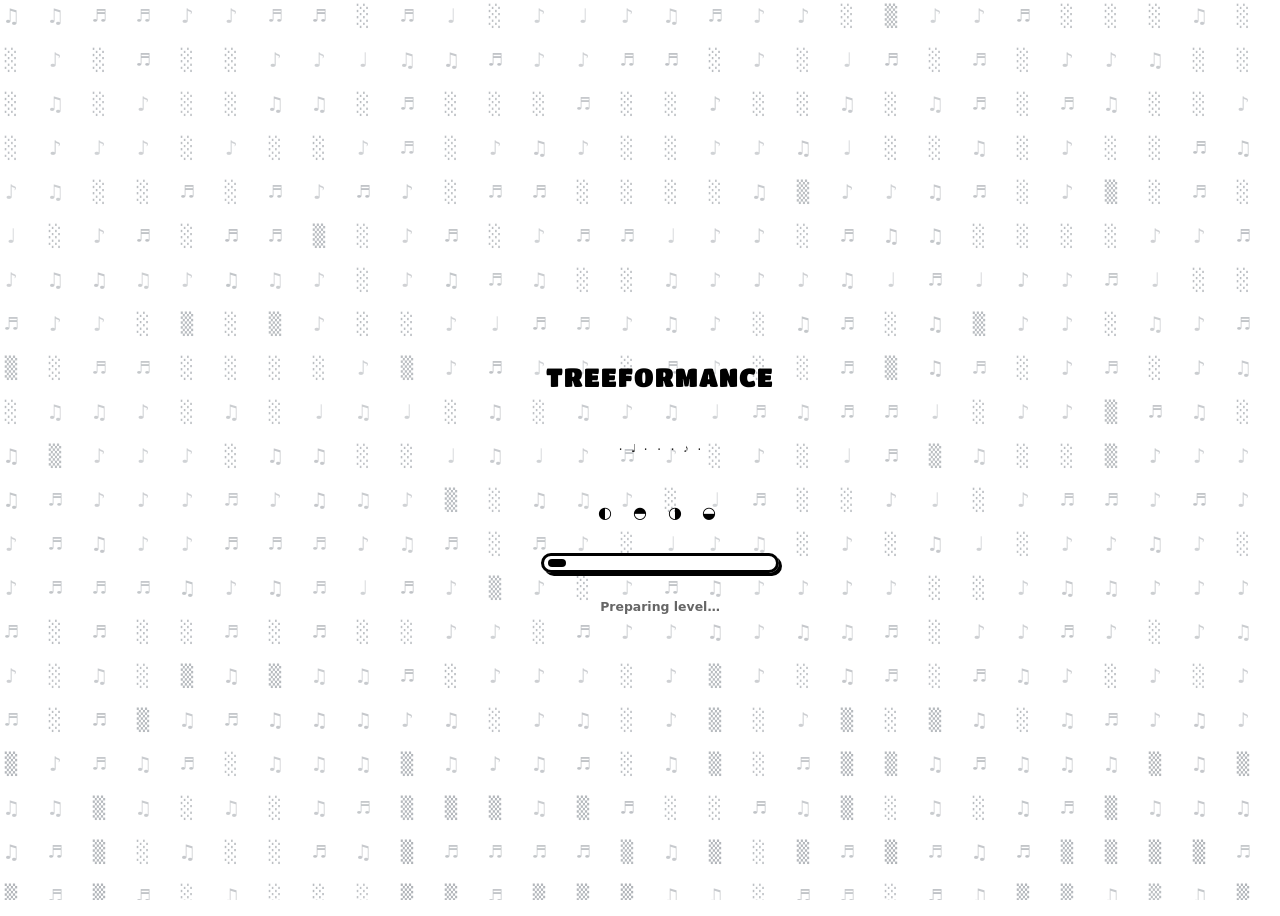
<file: level-4.html>
<!DOCTYPE html>
<html lang="en">
<head>
  <meta charset="UTF-8">
  <meta name="viewport" content="width=device-width, initial-scale=1.0">
  <title>Tutorial — TREEFORMANCE</title>
  <link rel="preconnect" href="https://fonts.googleapis.com">
  <link rel="preconnect" href="https://fonts.gstatic.com" crossorigin>
  <link href="https://fonts.googleapis.com/css2?family=Titan+One&display=swap" rel="stylesheet">
  <meta http-equiv="Cache-Control" content="no-cache, no-store, must-revalidate">
  <link rel="stylesheet" href="css/tokens.css">
  <script src="js/level-theme.js?v=1" defer></script>
  <link rel="stylesheet" href="css/tree.css?v=4">
  <link rel="stylesheet" href="css/tutorial.css">
  <link rel="stylesheet" href="css/level.css?v=breath-fix-1">
  <link rel="stylesheet" href="css/level-boot.css?v=2">
  <script>document.documentElement.classList.add("is-level-booting");</script>
</head>
<body class="level-page level-page--4">
  <div class="tutorial-modal" id="tutorial-modal" role="dialog" aria-modal="true" aria-labelledby="tutorial-title" aria-hidden="true">
    <div class="tutorial-modal__backdrop" aria-hidden="true"></div>
    <div class="tutorial-modal__panel">
      <header class="tutorial-header">
        <p class="tutorial-progress" aria-label="Tutorial step 4 of 4">
          <span class="tutorial-progress__current">4</span>
          <span class="tutorial-progress__sep">/</span>
          <span class="tutorial-progress__total">4</span>
        </p>
        <h2 class="tutorial-header__title" id="tutorial-title">Build &amp; Match</h2>
        <p class="tutorial-header__lede">
          The final tutorial step combines everything: pick numbers from the <strong>pool</strong>,
          tap the <strong>arrow rhythm</strong> to place them in the BST, and steer toward
          the <strong>goal shape</strong> on the right.
        </p>
      </header>
      <aside class="callout callout--branch">
        <span class="callout__tag">Two skills</span>
        <p class="callout__text">
          <strong>Left / right</strong> still follows BST rules — smaller goes left.
          <strong>Goal path</strong> cards nudge you toward the target structure;
          the other pick still fits, but drifts off course.
        </p>
      </aside>
      <figure class="tree-diagram" aria-label="Goal tree structure preview">
        <div class="tree-diagram__stage" id="tutorial-tree-stage"></div>
        <figcaption class="tree-diagram__caption">
          Seven numbers, branching left <em>and</em> right — study the goal before you play.
        </figcaption>
      </figure>
      <aside class="callout callout--controls">
        <span class="callout__tag">Controls</span>
        <p class="callout__text">
          Move between options with <kbd>↑</kbd> <kbd>↓</kbd>.
          Confirm with <kbd>←</kbd> + <kbd>→</kbd> together — including <strong>Got it</strong>.
        </p>
      </aside>
      <div class="tutorial-modal__actions">
        <button type="button" class="tutorial-modal__gotit" id="tutorial-gotit">Got it</button>
      </div>
    </div>
  </div>

  <div class="goal-intro" id="goal-intro" role="dialog" aria-modal="true" aria-labelledby="goal-intro-title" hidden>
    <div class="goal-intro__backdrop" aria-hidden="true"></div>
    <div class="goal-intro__panel">
      <header class="goal-intro__header">
        <span class="goal-intro__tag">Your goal</span>
        <h2 class="goal-intro__title" id="goal-intro-title">Spread &amp; depth</h2>
        <p class="goal-intro__lede">Pool <strong>3 7 9 11 14 18 22</strong> — match this <strong>branching</strong> shape by end of level.</p>
      </header>
      <div class="goal-intro__stage" id="goal-intro-stage" aria-label="Goal tree preview"></div>
      <p class="goal-intro__hint" id="goal-intro-hint">Watch the shape…</p>
      <div class="goal-intro__actions">
        <button type="button" class="goal-intro__gotit tutorial-modal__gotit" id="goal-intro-gotit">Got it</button>
      </div>
    </div>
  </div>

  <div class="level-bleed" id="level-bleed" aria-hidden="true"></div>
  <div class="choice-pressure" id="choice-pressure" hidden aria-hidden="true"></div>

  <div class="choice-timer" id="choice-timer" hidden aria-hidden="true" role="timer" aria-label="Time to pick a card">
    <div class="choice-timer__track">
      <div class="choice-timer__fill" id="choice-timer-fill"></div>
    </div>
  </div>

  <div class="level-game" id="level-game">
    <header class="level-hud">
      <a class="level-hud__menu" href="index.html" aria-label="Back to menu">←</a>
      <div class="level-hud__center">
        <span class="level-hud__badge">Tutorial</span>
        <span class="level-hud__goal" id="level-goal-label" title="Goal tree shape">Goal: spread</span>
      </div>
      <div class="level-hud__score" id="level-score" aria-live="polite">
        <span class="level-hud__score-label">PTS</span>
        <span class="level-hud__score-value" id="score-value">100</span>
      </div>
    </header>

    <div class="number-pool" id="number-pool" aria-label="Numbers to place">
      <span class="number-pool__label">Pool</span>
      <ul class="number-pool__chips" id="number-pool-chips"></ul>
    </div>

    <div class="level-countdown" id="level-countdown" aria-hidden="true">
      <span class="level-countdown__num" id="countdown-num">3</span>
    </div>

    <div class="level-stage">
      <div class="play-window is-split" id="play-window">
        <div class="play-window__left">
          <div class="reward-popup" id="level-question" role="dialog" aria-modal="true" aria-labelledby="reward-title" hidden>
            <div class="reward-popup__panel">
              <header class="reward-popup__banner">
                <h2 class="reward-popup__title" id="reward-title">What number goes here?</h2>
              </header>
              <div class="reward-popup__cards">
                <button type="button" class="upgrade-card upgrade-card--left" id="card-left">
                  <div class="upgrade-card__inner">
                    <span class="upgrade-card__cross" aria-hidden="true"></span>
                    <span class="upgrade-card__type">Answer</span>
                    <span class="upgrade-card__value">5</span>
                    <span class="upgrade-card__divider" aria-hidden="true"></span>
                    <span class="upgrade-card__effect">left of 8</span>
                    <span class="upgrade-card__seq">← ↓</span>
                  </div>
                </button>
                <button type="button" class="upgrade-card upgrade-card--right" id="card-right">
                  <div class="upgrade-card__inner">
                    <span class="upgrade-card__cross" aria-hidden="true"></span>
                    <span class="upgrade-card__type">Answer</span>
                    <span class="upgrade-card__value">12</span>
                    <span class="upgrade-card__divider" aria-hidden="true"></span>
                    <span class="upgrade-card__effect">right of 8</span>
                    <span class="upgrade-card__seq">↓ ←</span>
                  </div>
                </button>
              </div>
              <p class="reward-popup__hint" data-choice-hint>↑ ↓ move · ← + → together to confirm</p>
            </div>
          </div>

          <div class="level-sequence" id="level-sequence" hidden>
            <div class="tile-rush" id="tile-rush">
              <div class="tile-rush__stage" id="tile-stage">
                <div class="tile-rush__lanes" id="tile-lanes">
                  <div class="tile-rush__timing-guide" aria-hidden="true">
                    <div class="timing-guide__outer"></div>
                    <div class="timing-guide__perfect"></div>
                  </div>
                  <div class="tile-lane" data-key="ArrowLeft">
                    <div class="tile-lane__tiles"></div>
                  </div>
                  <div class="tile-lane" data-key="ArrowDown">
                    <div class="tile-lane__tiles"></div>
                  </div>
                  <div class="tile-lane" data-key="ArrowUp">
                    <div class="tile-lane__tiles"></div>
                  </div>
                  <div class="tile-lane" data-key="ArrowRight">
                    <div class="tile-lane__tiles"></div>
                  </div>
                </div>
                <div class="tile-rush__judge" id="tile-judge" aria-live="polite"></div>
                <div class="tile-rush__hitzone">
                  <div class="tile-rush__hitline" aria-hidden="true"></div>
                  <div class="tile-rush__receptors" id="tile-receptors" aria-label="Arrow key targets">
                    <div class="tile-receptor" data-key="ArrowLeft"><span>←</span></div>
                    <div class="tile-receptor" data-key="ArrowDown"><span>↓</span></div>
                    <div class="tile-receptor" data-key="ArrowUp"><span>↑</span></div>
                    <div class="tile-receptor" data-key="ArrowRight"><span>→</span></div>
                  </div>
                </div>
              </div>
            </div>
          </div>
        </div>

        <figure class="tree-diagram tree-diagram--game tree-diagram--build tree-arena" aria-label="Your tree — builds as you play">
          <figcaption class="tree-arena__label">Your tree</figcaption>
          <div class="tree-diagram__stage" id="level-tree-stage"></div>
        </figure>
        <figure class="tree-diagram tree-diagram--game tree-diagram--goal-ref" aria-label="Goal structure">
          <figcaption class="tree-arena__label">Goal</figcaption>
          <div class="tree-diagram__stage" id="level-goal-stage"></div>
        </figure>
      </div>
    </div>

    <footer class="level-footer">
      <p class="level-prompt" id="level-prompt">Click Got it to start</p>
    </footer>
  </div>

  <div class="compare-modal" id="compare-modal" role="dialog" aria-modal="true" aria-labelledby="compare-title" hidden>
    <div class="compare-modal__backdrop" aria-hidden="true"></div>
    <div class="compare-modal__panel compare-modal__panel--wide">
      <h2 class="compare-modal__title" id="compare-title">Tree Check</h2>
      <p class="compare-modal__lede" id="compare-lede">Comparing your tree to the goal…</p>

      <div class="compare-modal__trees">
        <figure class="compare-modal__tree-card">
          <figcaption class="compare-modal__tree-label">Your tree</figcaption>
          <div class="compare-modal__tree-stage" id="compare-yours-stage"></div>
        </figure>
        <div class="compare-modal__vs" aria-hidden="true">vs</div>
        <figure class="compare-modal__tree-card compare-modal__tree-card--goal">
          <figcaption class="compare-modal__tree-label">Goal</figcaption>
          <div class="compare-modal__tree-stage" id="compare-goal-stage"></div>
        </figure>
      </div>

      <div class="compare-modal__meter" id="compare-meter">
        <div class="compare-modal__meter-head">
          <span class="compare-modal__meter-title">Structure match</span>
          <span class="compare-modal__meter-pct" id="compare-match-pct">0%</span>
        </div>
        <div class="compare-modal__meter-track" aria-hidden="true">
          <div class="compare-modal__meter-fill" id="compare-match-fill"></div>
        </div>
      </div>

      <ul class="compare-modal__issues" id="compare-issues" aria-live="polite"></ul>

      <div class="compare-modal__tally" id="compare-tally">
        <p class="compare-modal__tally-row">
          <span>Score before check</span>
          <span class="compare-modal__tally-num" id="compare-score-before">0</span>
        </p>
        <p class="compare-modal__tally-row compare-modal__tally-row--penalty" id="compare-penalty-row" hidden>
          <span>Structure penalty</span>
          <span class="compare-modal__tally-num" id="compare-penalty">−0</span>
        </p>
        <p class="compare-modal__tally-row compare-modal__tally-row--final">
          <span>Final score</span>
          <span class="compare-modal__tally-num" id="compare-score-final">0</span>
        </p>
      </div>

      <div class="compare-modal__actions" id="compare-actions" hidden>
        <a class="tutorial-modal__gotit" href="level-5.html" id="tutorial-continue">Tutorial complete — Try Beta Tester</a>
      </div>
    </div>
  </div>

  <script src="js/vendor/d3.min.js" defer></script>
  <script src="js/tree-optimal.js?v=5" defer></script>
  <script src="js/tree-d3.js?v=31" defer></script>
  <script src="js/music-catalog.js?v=5" defer></script>
  <script src="js/beatmaps-data.js?v=5" defer></script>
  <script src="js/beatmaps.js?v=17" defer></script>
  <script src="js/level-audio.js?v=6" defer></script>
  <script src="js/music-app.js?v=21" defer></script>
  <script src="js/level-music.js?v=25" defer></script>
  <script src="js/ascii-bg.js?v=6" defer></script>
  <script src="js/level-ascii-bg.js?v=8" defer></script>
  <script src="js/level-boot.js?v=4" defer></script>
  <script src="js/level-choice-fx.js?v=13" defer></script>
  <script src="js/level-sfx.js?v=1" defer></script>
  <script src="js/level-feedback.js?v=4" defer></script>
  <script src="js/level-tiles.js?v=5" defer></script>
  <script src="js/level-music-ui.js?v=3" defer></script>
  <script src="js/control-settings.js?v=1" defer></script>
  <script src="js/level-choice-input.js?v=5" defer></script>
  <script src="js/level-input.js?v=2" defer></script>
  <script src="js/level-modal.js?v=10" defer></script>
  <script src="js/level-4.js?v=breath-fix" defer></script>
</body>
</html>
</file>
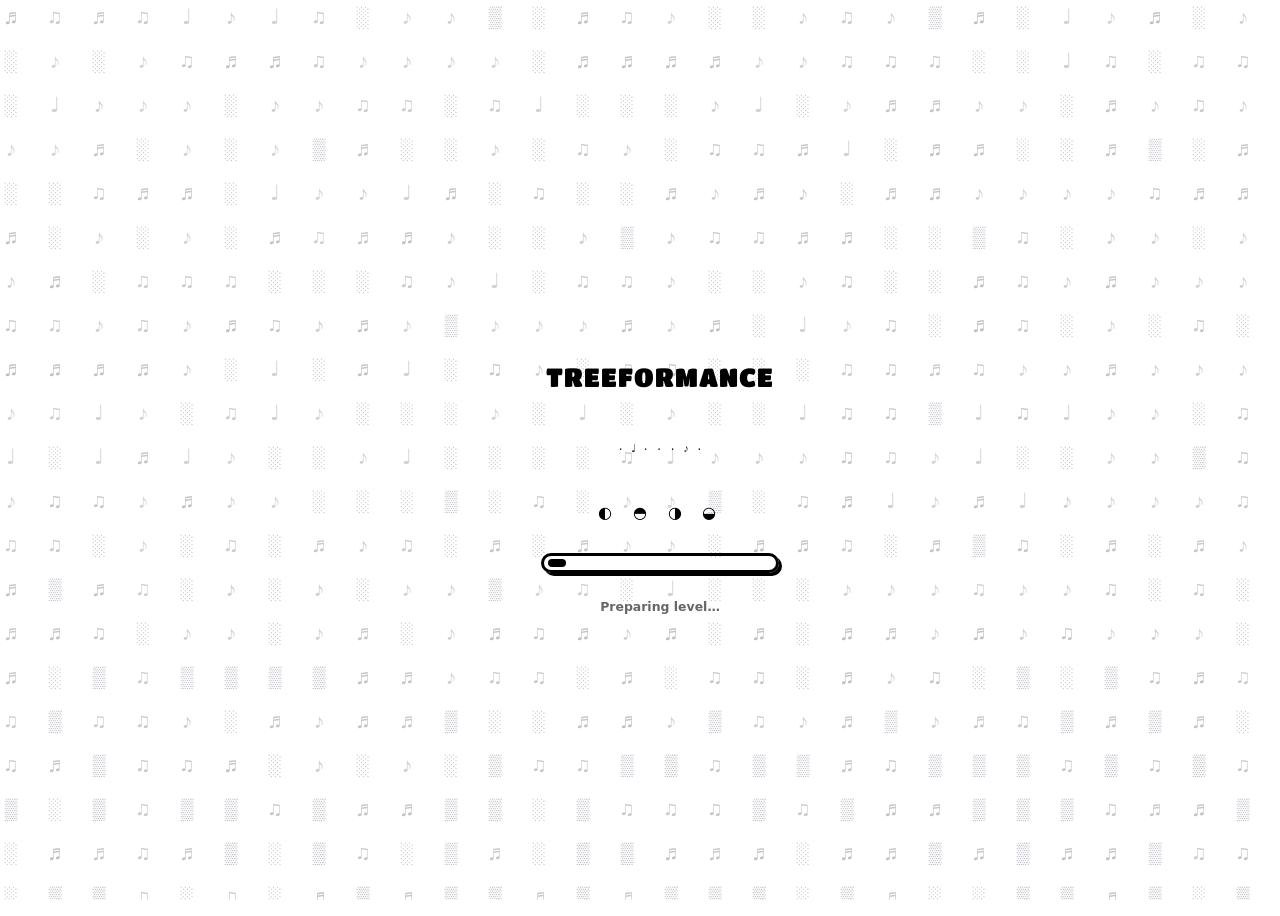
<file: level-5.html>
<!DOCTYPE html>
<html lang="en">
<head>
  <meta charset="UTF-8">
  <meta name="viewport" content="width=device-width, initial-scale=1.0">
  <title>Beta Tester — TREEFORMANCE</title>
  <link rel="preconnect" href="https://fonts.googleapis.com">
  <link rel="preconnect" href="https://fonts.gstatic.com" crossorigin>
  <link href="https://fonts.googleapis.com/css2?family=Titan+One&display=swap" rel="stylesheet">
  <meta http-equiv="Cache-Control" content="no-cache, no-store, must-revalidate">
  <link rel="stylesheet" href="css/tokens.css">
  <script src="js/level-theme.js?v=1" defer></script>
  <link rel="stylesheet" href="css/tree.css?v=4">
  <link rel="stylesheet" href="css/tutorial.css">
  <link rel="stylesheet" href="css/level.css?v=beta-outro-1">
  <link rel="stylesheet" href="css/level-boot.css?v=2">
  <script>document.documentElement.classList.add("is-level-booting");</script>
</head>
<body class="level-page level-page--5">
  <div class="tutorial-modal" id="tutorial-modal" role="dialog" aria-modal="true" aria-labelledby="tutorial-title" aria-hidden="true">
    <div class="tutorial-modal__backdrop" aria-hidden="true"></div>
    <div class="tutorial-modal__panel">
      <header class="tutorial-header">
        <p class="tutorial-progress" aria-label="Beta Tester">
          <span class="tutorial-progress__label">Beta Tester</span>
        </p>
        <h2 class="tutorial-header__title" id="tutorial-title">Build &amp; Master</h2>
        <p class="tutorial-header__lede">
          Tutorial done — this <strong>beta tester</strong> level is the full challenge: <strong>twelve numbers</strong>, deeper branches,
          <strong>left/right quizzes</strong> mixed with <strong>free picks</strong>, and
          rhythm beats where you press <strong>two arrows at once</strong>.
        </p>
      </header>
      <aside class="callout callout--branch">
        <span class="callout__tag">Beta</span>
        <p class="callout__text">
          Same <strong>left/right</strong> and <strong>free pick</strong> card types as the tutorial finale.
          Long input paths show the first four beats, then <strong>.....</strong>.
          Deep inserts use <strong>chord</strong> beats — hit both keys together.
        </p>
      </aside>
      <figure class="tree-diagram" aria-label="Goal tree structure preview">
        <div class="tree-diagram__stage" id="tutorial-tree-stage"></div>
        <figcaption class="tree-diagram__caption">
          Twelve numbers, five levels deep — study the goal before you play.
        </figcaption>
      </figure>
      <aside class="callout callout--controls">
        <span class="callout__tag">Controls</span>
        <p class="callout__text">
          Move between options with <kbd>↑</kbd> <kbd>↓</kbd>.
          Confirm with <kbd>←</kbd> + <kbd>→</kbd> together — including <strong>Got it</strong>.
        </p>
      </aside>
      <div class="tutorial-modal__actions">
        <button type="button" class="tutorial-modal__gotit" id="tutorial-gotit">Got it</button>
      </div>
    </div>
  </div>

  <div class="goal-intro" id="goal-intro" role="dialog" aria-modal="true" aria-labelledby="goal-intro-title" hidden>
    <div class="goal-intro__backdrop" aria-hidden="true"></div>
    <div class="goal-intro__panel">
      <header class="goal-intro__header">
        <span class="goal-intro__tag">Your goal</span>
        <h2 class="goal-intro__title" id="goal-intro-title">Spread &amp; depth</h2>
        <p class="goal-intro__lede">Pool <strong>3 7 9 11 14 18 22</strong> — match this <strong>branching</strong> shape by end of level.</p>
      </header>
      <div class="goal-intro__stage" id="goal-intro-stage" aria-label="Goal tree preview"></div>
      <p class="goal-intro__hint" id="goal-intro-hint">Watch the shape…</p>
      <div class="goal-intro__actions">
        <button type="button" class="goal-intro__gotit tutorial-modal__gotit" id="goal-intro-gotit">Got it</button>
      </div>
    </div>
  </div>

  <div class="level-bleed" id="level-bleed" aria-hidden="true"></div>
  <div class="choice-pressure" id="choice-pressure" hidden aria-hidden="true"></div>

  <div class="choice-timer" id="choice-timer" hidden aria-hidden="true" role="timer" aria-label="Time to pick a card">
    <div class="choice-timer__track">
      <div class="choice-timer__fill" id="choice-timer-fill"></div>
    </div>
  </div>

  <div class="level-game" id="level-game">
    <header class="level-hud">
      <a class="level-hud__menu" href="index.html" aria-label="Back to menu">←</a>
      <div class="level-hud__center">
        <span class="level-hud__badge level-hud__badge--beta">Beta Tester</span>
        <span class="level-hud__goal" id="level-goal-label" title="Goal tree shape">Goal: grand</span>
      </div>
      <div class="level-hud__score" id="level-score" aria-live="polite">
        <span class="level-hud__score-label">PTS</span>
        <span class="level-hud__score-value" id="score-value">100</span>
      </div>
    </header>

    <div class="number-pool" id="number-pool" aria-label="Numbers to place">
      <span class="number-pool__label">Pool</span>
      <ul class="number-pool__chips" id="number-pool-chips"></ul>
    </div>

    <div class="level-countdown" id="level-countdown" aria-hidden="true">
      <span class="level-countdown__num" id="countdown-num">3</span>
    </div>

    <div class="level-stage">
      <div class="play-window is-split" id="play-window">
        <div class="play-window__left">
          <div class="reward-popup" id="level-question" role="dialog" aria-modal="true" aria-labelledby="reward-title" hidden>
            <div class="reward-popup__panel">
              <header class="reward-popup__banner">
                <h2 class="reward-popup__title" id="reward-title">What number goes here?</h2>
              </header>
              <div class="reward-popup__cards">
                <button type="button" class="upgrade-card upgrade-card--left" id="card-left">
                  <div class="upgrade-card__inner">
                    <span class="upgrade-card__cross" aria-hidden="true"></span>
                    <span class="upgrade-card__type">Answer</span>
                    <span class="upgrade-card__value">5</span>
                    <span class="upgrade-card__divider" aria-hidden="true"></span>
                    <span class="upgrade-card__effect">left of 8</span>
                    <span class="upgrade-card__seq">← ↓</span>
                  </div>
                </button>
                <button type="button" class="upgrade-card upgrade-card--right" id="card-right">
                  <div class="upgrade-card__inner">
                    <span class="upgrade-card__cross" aria-hidden="true"></span>
                    <span class="upgrade-card__type">Answer</span>
                    <span class="upgrade-card__value">12</span>
                    <span class="upgrade-card__divider" aria-hidden="true"></span>
                    <span class="upgrade-card__effect">right of 8</span>
                    <span class="upgrade-card__seq">↓ ←</span>
                  </div>
                </button>
              </div>
              <p class="reward-popup__hint" data-choice-hint>↑ ↓ move · ← + → together to confirm</p>
            </div>
          </div>

          <div class="level-sequence" id="level-sequence" hidden>
            <div class="tile-rush" id="tile-rush">
              <div class="tile-rush__stage" id="tile-stage">
                <div class="tile-rush__lanes" id="tile-lanes">
                  <div class="tile-rush__timing-guide" aria-hidden="true">
                    <div class="timing-guide__outer"></div>
                    <div class="timing-guide__perfect"></div>
                  </div>
                  <div class="tile-lane" data-key="ArrowLeft">
                    <div class="tile-lane__tiles"></div>
                  </div>
                  <div class="tile-lane" data-key="ArrowDown">
                    <div class="tile-lane__tiles"></div>
                  </div>
                  <div class="tile-lane" data-key="ArrowUp">
                    <div class="tile-lane__tiles"></div>
                  </div>
                  <div class="tile-lane" data-key="ArrowRight">
                    <div class="tile-lane__tiles"></div>
                  </div>
                </div>
                <div class="tile-rush__judge" id="tile-judge" aria-live="polite"></div>
                <div class="tile-rush__hitzone">
                  <div class="tile-rush__hitline" aria-hidden="true"></div>
                  <div class="tile-rush__receptors" id="tile-receptors" aria-label="Arrow key targets">
                    <div class="tile-receptor" data-key="ArrowLeft"><span>←</span></div>
                    <div class="tile-receptor" data-key="ArrowDown"><span>↓</span></div>
                    <div class="tile-receptor" data-key="ArrowUp"><span>↑</span></div>
                    <div class="tile-receptor" data-key="ArrowRight"><span>→</span></div>
                  </div>
                </div>
              </div>
            </div>
          </div>
        </div>

        <figure class="tree-diagram tree-diagram--game tree-diagram--build tree-arena" aria-label="Your tree — builds as you play">
          <figcaption class="tree-arena__label">Your tree</figcaption>
          <div class="tree-diagram__stage" id="level-tree-stage"></div>
        </figure>
        <figure class="tree-diagram tree-diagram--game tree-diagram--goal-ref" aria-label="Goal structure">
          <figcaption class="tree-arena__label">Goal</figcaption>
          <div class="tree-diagram__stage" id="level-goal-stage"></div>
        </figure>
      </div>
    </div>

    <footer class="level-footer">
      <p class="level-prompt" id="level-prompt">Click Got it to start</p>
    </footer>
  </div>

  <div class="compare-modal compare-modal--beta" id="compare-modal" role="dialog" aria-modal="true" aria-labelledby="compare-title" hidden>
    <div class="compare-modal__backdrop" aria-hidden="true"></div>
    <div class="compare-modal__panel compare-modal__panel--wide">
      <h2 class="compare-modal__title" id="compare-title">Tree Check</h2>
      <p class="compare-modal__lede" id="compare-lede">Comparing your tree to the goal…</p>

      <div class="compare-modal__trees">
        <figure class="compare-modal__tree-card">
          <figcaption class="compare-modal__tree-label">Your tree</figcaption>
          <div class="compare-modal__tree-stage" id="compare-yours-stage"></div>
        </figure>
        <div class="compare-modal__vs" aria-hidden="true">vs</div>
        <figure class="compare-modal__tree-card compare-modal__tree-card--goal">
          <figcaption class="compare-modal__tree-label">Goal</figcaption>
          <div class="compare-modal__tree-stage" id="compare-goal-stage"></div>
        </figure>
      </div>

      <div class="compare-modal__meter" id="compare-meter">
        <div class="compare-modal__meter-head">
          <span class="compare-modal__meter-title">Structure match</span>
          <span class="compare-modal__meter-pct" id="compare-match-pct">0%</span>
        </div>
        <div class="compare-modal__meter-track" aria-hidden="true">
          <div class="compare-modal__meter-fill" id="compare-match-fill"></div>
        </div>
      </div>

      <ul class="compare-modal__issues" id="compare-issues" aria-live="polite"></ul>

      <div class="compare-modal__tally" id="compare-tally">
        <p class="compare-modal__tally-row">
          <span>Score before check</span>
          <span class="compare-modal__tally-num" id="compare-score-before">0</span>
        </p>
        <p class="compare-modal__tally-row compare-modal__tally-row--penalty" id="compare-penalty-row" hidden>
          <span>Structure penalty</span>
          <span class="compare-modal__tally-num" id="compare-penalty">−0</span>
        </p>
        <p class="compare-modal__tally-row compare-modal__tally-row--final">
          <span>Final score</span>
          <span class="compare-modal__tally-num" id="compare-score-final">0</span>
        </p>
      </div>

      <div class="compare-modal__beta-outro" id="compare-beta-outro" hidden>
        <p class="compare-modal__beta-thanks">Thanks for testing the beta!</p>
        <p class="compare-modal__beta-note">
          You finished the full Beta Tester run. Copy your final score and share it with colleagues if you want to flex a little.
        </p>
      </div>

      <div class="compare-modal__actions compare-modal__actions--beta" id="compare-actions" hidden>
        <button type="button" class="compare-modal__copy-score" id="compare-copy-score">
          Copy final score
        </button>
        <a class="tutorial-modal__gotit" href="index.html">Back to menu</a>
      </div>
    </div>
  </div>

  <script src="js/vendor/d3.min.js" defer></script>
  <script src="js/tree-optimal.js?v=7" defer></script>
  <script src="js/tree-d3.js?v=31" defer></script>
  <script src="js/music-catalog.js?v=5" defer></script>
  <script src="js/beatmaps-data.js?v=5" defer></script>
  <script src="js/beatmaps.js?v=17" defer></script>
  <script src="js/level-audio.js?v=6" defer></script>
  <script src="js/music-app.js?v=21" defer></script>
  <script src="js/level-music.js?v=25" defer></script>
  <script src="js/ascii-bg.js?v=6" defer></script>
  <script src="js/level-ascii-bg.js?v=8" defer></script>
  <script src="js/level-boot.js?v=4" defer></script>
  <script src="js/level-choice-fx.js?v=13" defer></script>
  <script src="js/level-sfx.js?v=1" defer></script>
  <script src="js/level-feedback.js?v=4" defer></script>
  <script src="js/level-tiles.js?v=5" defer></script>
  <script src="js/level-music-ui.js?v=3" defer></script>
  <script src="js/control-settings.js?v=1" defer></script>
  <script src="js/level-choice-input.js?v=5" defer></script>
  <script src="js/level-input.js?v=2" defer></script>
  <script src="js/level-modal.js?v=10" defer></script>
  <script src="js/level-5.js?v=beta-outro-2" defer></script>
</body>
</html>
</file>
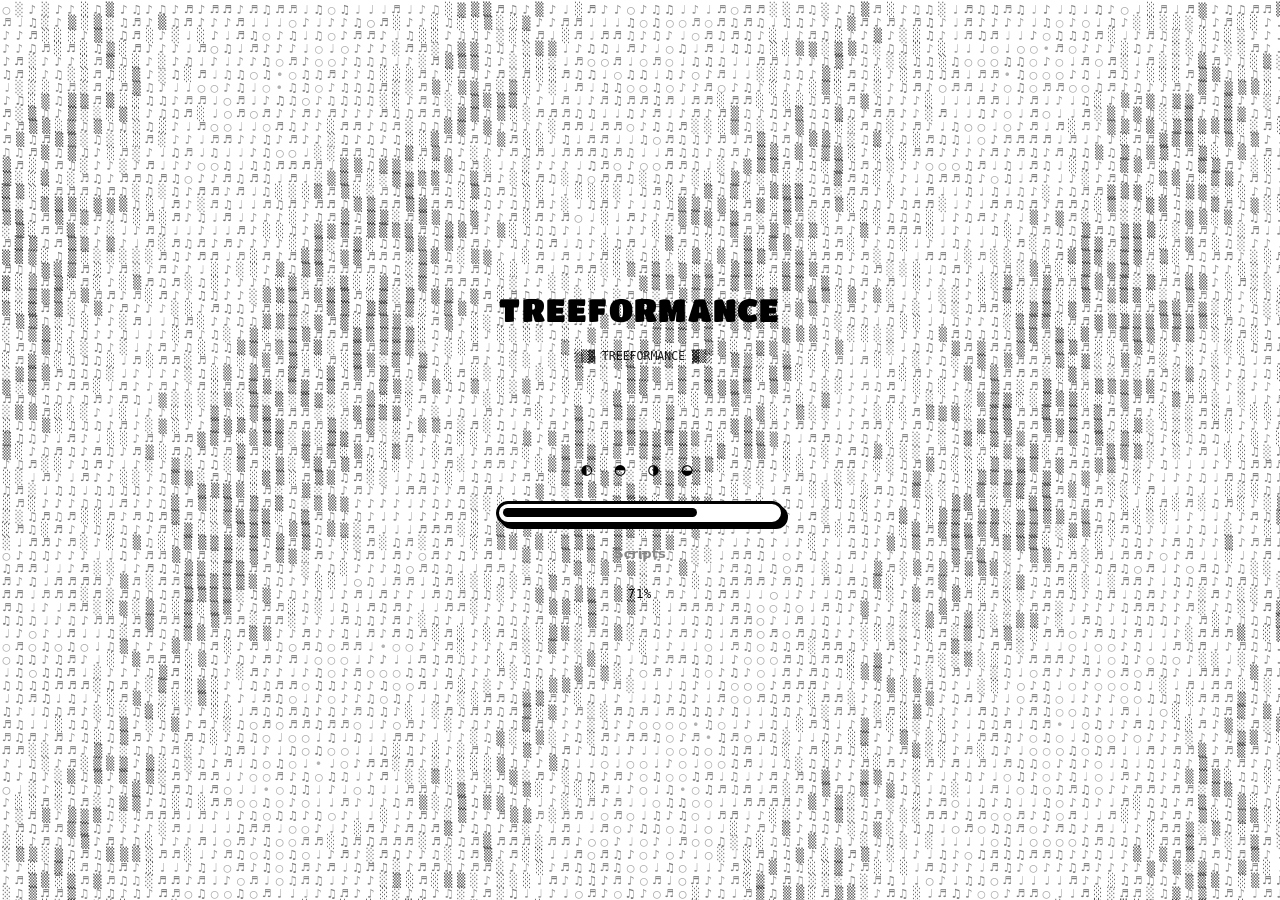
<file: loading.html>
<!DOCTYPE html>
<html lang="en">
<head>
  <meta charset="UTF-8">
  <meta name="viewport" content="width=device-width, initial-scale=1.0">
  <title>Loading — TREEFORMANCE</title>
  <link rel="preconnect" href="https://fonts.googleapis.com">
  <link rel="preconnect" href="https://fonts.gstatic.com" crossorigin>
  <link href="https://fonts.googleapis.com/css2?family=Titan+One&display=swap" rel="stylesheet">
  <link rel="stylesheet" href="css/loader.css?v=3">
</head>
<body class="loader-page">
  <canvas class="loader__viz" id="loader-viz" aria-hidden="true"></canvas>

  <main class="loader" aria-live="polite" aria-busy="true">
    <p class="loader__brand">TREEFORMANCE</p>
    <pre class="loader__ascii" id="loader-ascii" aria-hidden="true">  ░▒▓ TREEFORMANCE ▓▒░ </pre>
    <p class="loader__spinner" id="loader-spinner" aria-hidden="true">◐ ◓ ◑ ◒</p>

    <div class="loader__bar-wrap" aria-hidden="true">
      <div class="loader__bar" id="loader-bar"></div>
    </div>

    <p class="loader__status" id="loader-status">Loading…</p>
    <p class="loader__pct" id="loader-pct">0%</p>
  </main>

  <script src="js/ascii-bg.js?v=6"></script>
  <script src="js/preload-manifest.js?v=2"></script>
  <script src="js/loader.js?v=4"></script>
</body>
</html>
</file>
<file: css/menu.css>
:root {
  --color-bg: #ffffff;
  --color-ink: #000000;
  --color-grey-mid: #b0b0b0;
  --color-grey-light: #e8e8e8;
  --font-display: "Titan One", sans-serif;
  --btn-width: clamp(16rem, 24vw, 21rem);
  --btn-gap: 1.65rem;
  --menu-pad-x: clamp(2.5rem, 6vw, 4.5rem);
  --tilt-x: 0deg;
  --tilt-y: 0deg;
  --lift-x: 0px;
  --lift-y: 0px;
}

*,
*::before,
*::after {
  box-sizing: border-box;
  margin: 0;
  padding: 0;
}

body {
  height: 100vh;
  overflow: hidden;
  font-family: var(--font-display);
  background: var(--color-bg);
}

.stage {
  position: relative;
  display: grid;
  grid-template-columns: minmax(320px, 40%) 1fr;
  height: 100vh;
  min-height: 100vh;
  background-color: var(--color-bg);
  background-image: url("../Game Homepage pic.png");
  background-repeat: no-repeat;
  background-position: right center;
  background-size: auto 100%;
  isolation: isolate;
}

.ascii-viz,
.menu__viz {
  position: fixed;
  inset: 0;
  width: 100%;
  height: 100%;
  z-index: 0;
  pointer-events: none;
  opacity: 1;
  image-rendering: pixelated;
}

.menu {
  grid-column: 1;
  display: flex;
  align-items: center;
  justify-content: flex-start;
  min-height: 0;
  height: 100%;
  background: transparent;
  padding: 2rem var(--menu-pad-x);
  z-index: 1;
  position: relative;
  overflow: hidden;
}

.btns {
  display: flex;
  flex-direction: column;
  align-items: flex-start;
  gap: var(--btn-gap);
  width: var(--btn-width);
  max-width: 100%;
  position: relative;
  z-index: 2;
}

.btn {
  appearance: none;
  border: none;
  background: none;
  font: inherit;
  cursor: pointer;
  text-decoration: none;
  width: 100%;
  display: flex;
  align-items: stretch;
  justify-content: flex-start;
  opacity: 0;
  perspective: 900px;
  animation: var(--enter-name, menu-enter-tut) var(--enter-dur, 1.1s) var(--enter-ease, cubic-bezier(0.34, 1.56, 0.64, 1)) forwards;
  animation-delay: var(--enter-delay, 0s);
}

.btn.is-ready {
  opacity: 1;
  transform: none;
  animation: var(--float-name, menu-float-tut) var(--float-dur, 5.2s) var(--float-ease, ease-in-out) infinite;
  animation-delay: var(--float-delay, 0s);
}

/* Tutorial — heavy plush spring, vertical squash */
.btn--tut {
  --enter-name: menu-enter-tut;
  --enter-dur: 1.15s;
  --enter-ease: cubic-bezier(0.22, 1.45, 0.36, 1);
  --enter-delay: 0.04s;
  --float-name: menu-float-tut;
  --float-dur: 5.4s;
  --float-delay: 0s;
  --pop-name: menu-pop-tut;
  --pop-dur: 0.62s;
  --pop-ease: cubic-bezier(0.34, 1.55, 0.64, 1);
  --shine-dur: 0.72s;
  --tilt-strength-x: 10;
  --tilt-strength-y: 13;
  --lift: -6px;
}

/* Beta Tester — snappy tight spring, wide stretch */
.btn--beta {
  --enter-name: menu-enter-beta;
  --enter-dur: 0.72s;
  --enter-ease: cubic-bezier(0.12, 1.28, 0.22, 1);
  --enter-delay: 0.14s;
  --float-name: menu-float-beta;
  --float-dur: 2.8s;
  --float-ease: cubic-bezier(0.45, 0, 0.55, 1);
  --float-delay: 0.35s;
  --pop-name: menu-pop-beta;
  --pop-dur: 0.42s;
  --pop-ease: cubic-bezier(0.18, 1.1, 0.32, 1);
  --shine-dur: 0.48s;
  --tilt-strength-x: 20;
  --tilt-strength-y: 24;
  --lift: -7px;
}

/* Music — loose wobbly spring, twist morph */
.btn--music {
  --enter-name: menu-enter-music;
  --enter-dur: 1.05s;
  --enter-ease: cubic-bezier(0.44, 1.7, 0.48, 1);
  --enter-delay: 0.26s;
  --float-name: menu-float-music;
  --float-dur: 4.1s;
  --float-ease: ease-in-out;
  --float-delay: 0.9s;
  --pop-name: menu-pop-music;
  --pop-dur: 0.58s;
  --pop-ease: cubic-bezier(0.55, 1.65, 0.35, 1);
  --shine-dur: 0.8s;
  --tilt-strength-x: 16;
  --tilt-strength-y: 20;
  --lift: -5px;
}

/* Settings — stiff subtle spring, pinch morph */
.btn--settings {
  --enter-name: menu-enter-settings;
  --enter-dur: 0.85s;
  --enter-ease: cubic-bezier(0.25, 1, 0.35, 1);
  --enter-delay: 0.38s;
  --float-name: menu-float-settings;
  --float-dur: 6.5s;
  --float-ease: linear;
  --float-delay: 1.4s;
  --pop-name: menu-pop-settings;
  --pop-dur: 0.5s;
  --pop-ease: cubic-bezier(0.33, 1, 0.68, 1);
  --shine-dur: 0.55s;
  --tilt-strength-x: 8;
  --tilt-strength-y: 10;
  --lift: -4px;
}

.btn span {
  position: relative;
  overflow: hidden;
  display: flex;
  align-items: center;
  justify-content: center;
  width: 100%;
  min-height: 4.75rem;
  padding: 1.05rem 1.75rem;
  background: var(--color-ink);
  text-align: center;
  color: var(--color-bg);
  font-size: clamp(1.15rem, 2.8vw, 1.55rem);
  letter-spacing: 0.02em;
  white-space: nowrap;
  border: 3px solid var(--color-ink);
  box-shadow: var(--btn-shadow, 6px 6px 0 var(--color-ink));
  border-radius: var(--btn-radius, 22px);
  transform-origin: var(--btn-origin, center center);
  transform:
    perspective(700px)
    rotateX(var(--tilt-x))
    rotateY(var(--tilt-y))
    translate(var(--lift-x), var(--lift-y));
  transition:
    box-shadow var(--spring-shadow, 0.22s) var(--spring-ease, cubic-bezier(0.68, -0.55, 0.27, 1.55)),
    transform var(--spring-move, 0.18s) var(--spring-ease, cubic-bezier(0.68, -0.55, 0.27, 1.55)),
    letter-spacing 0.22s ease,
    background 0.2s ease,
    color 0.2s ease,
    border-radius 0.35s ease;
  pointer-events: none;
}

.btn--tut span {
  --btn-radius: 28px;
  --btn-shadow: 6px 9px 0 var(--color-ink);
  --btn-origin: 50% 80%;
  --spring-shadow: 0.28s;
  --spring-move: 0.24s;
  --spring-ease: cubic-bezier(0.34, 1.45, 0.64, 1);
}

.btn--beta span {
  --btn-radius: 15px;
  --btn-shadow: 9px 5px 0 var(--color-ink);
  --btn-origin: 20% 50%;
  --spring-shadow: 0.14s;
  --spring-move: 0.12s;
  --spring-ease: cubic-bezier(0.15, 1.05, 0.25, 1);
}

.btn--music span {
  --btn-radius: 24px 16px 24px 16px;
  --btn-shadow: 5px 10px 0 var(--color-ink);
  --btn-origin: 50% 50%;
  --spring-shadow: 0.26s;
  --spring-move: 0.22s;
  --spring-ease: cubic-bezier(0.5, 1.6, 0.4, 1);
}

.btn--settings span {
  --btn-radius: 12px;
  --btn-shadow: 7px 7px 0 var(--color-ink);
  --btn-origin: 80% 50%;
  --spring-shadow: 0.18s;
  --spring-move: 0.16s;
  --spring-ease: cubic-bezier(0.25, 1, 0.35, 1);
}

.btn span::after {
  content: "";
  position: absolute;
  top: 0;
  left: -120%;
  width: 55%;
  height: 100%;
  background: linear-gradient(
    105deg,
    transparent 0%,
    rgba(255, 255, 255, 0.55) 48%,
    transparent 100%
  );
  transform: skewX(var(--shine-skew, -18deg));
  opacity: 0;
  transition: opacity 0.15s ease;
}

.btn--tut { --shine-skew: -12deg; }
.btn--beta { --shine-skew: -28deg; }
.btn--music { --shine-skew: -8deg; }
.btn--settings { --shine-skew: -22deg; }

@supports (corner-shape: squircle) {
  .btn span {
    corner-shape: squircle;
  }
}

.btn:hover span,
.btn:focus-visible span,
.btn.is-hot span {
  background: var(--color-ink);
  color: var(--color-bg);
  letter-spacing: var(--hover-track, 0.06em);
  box-shadow:
    var(--hover-shadow, 10px 10px 0 var(--color-grey-mid)),
    0 0 0 3px var(--color-bg) inset;
  animation: var(--pop-name, menu-pop-tut) var(--pop-dur, 0.55s) var(--pop-ease, cubic-bezier(0.68, -0.55, 0.27, 1.55)) forwards;
}

.btn--tut:hover span,
.btn--tut:focus-visible span,
.btn--tut.is-hot span {
  --hover-shadow: 8px 14px 0 var(--color-grey-mid);
  --hover-track: 0.04em;
  border-radius: 32px 20px 30px 22px;
}

.btn--beta:hover span,
.btn--beta:focus-visible span,
.btn--beta.is-hot span {
  --hover-shadow: 14px 6px 0 var(--color-grey-mid);
  --hover-track: 0.1em;
  border-radius: 10px 22px 10px 22px;
}

.btn--music:hover span,
.btn--music:focus-visible span,
.btn--music.is-hot span {
  --hover-shadow: 7px 13px 0 var(--color-grey-mid);
  --hover-track: 0.08em;
  border-radius: 18px 28px 14px 26px;
}

.btn--settings:hover span,
.btn--settings:focus-visible span,
.btn--settings.is-hot span {
  --hover-shadow: 9px 9px 0 var(--color-grey-mid);
  --hover-track: 0.03em;
  border-radius: 10px;
}

.btn:hover span::after,
.btn:focus-visible span::after,
.btn.is-hot span::after {
  opacity: 1;
  animation: menu-shine var(--shine-dur, 0.65s) cubic-bezier(0.4, 0, 0.2, 1) forwards;
}

.btn:active span {
  transform:
    perspective(700px)
    rotateX(calc(var(--tilt-x) + 4deg))
    rotateY(var(--tilt-y))
    translate(calc(var(--lift-x) + 4px), calc(var(--lift-y) + 4px))
    scale(0.96);
  box-shadow: 2px 2px 0 var(--color-ink), 0 0 0 3px var(--color-bg) inset;
  animation: none;
}

.btn:focus-visible {
  outline: none;
}

/* ---- Per-button entrance springs ---- */

@keyframes menu-enter-tut {
  0%   { opacity: 0; transform: translate(-90px, 40px) rotate(-12deg) scale(0.55, 0.75); }
  45%  { opacity: 1; transform: translate(14px, -14px) rotate(4deg) scale(1.06, 0.92); }
  68%  { transform: translate(-8px, 6px) rotate(-2deg) scale(0.96, 1.06); }
  86%  { transform: translate(3px, -2px) scale(1.02, 0.98); }
  100% { opacity: 1; transform: none; }
}

@keyframes menu-enter-beta {
  0%   { opacity: 0; transform: translateX(-160px) scale(0.4, 1.1) rotate(8deg); }
  55%  { opacity: 1; transform: translateX(22px) scale(1.12, 0.88) rotate(-3deg); }
  78%  { transform: translateX(-10px) scale(0.94, 1.04); }
  100% { opacity: 1; transform: none; }
}

@keyframes menu-enter-music {
  0%   { opacity: 0; transform: translate(-70px, -30px) rotate(-28deg) scale(0.6); }
  35%  { opacity: 1; transform: translate(20px, 8px) rotate(16deg) scale(1.1); }
  58%  { transform: translate(-12px, -6px) rotate(-9deg) scale(0.92); }
  80%  { transform: translate(5px, 2px) rotate(4deg) scale(1.03); }
  100% { opacity: 1; transform: none; }
}

@keyframes menu-enter-settings {
  0%   { opacity: 0; transform: translateX(-60px) scale(0.88); }
  70%  { opacity: 1; transform: translateX(4px) scale(1.01); }
  100% { opacity: 1; transform: none; }
}

/* ---- Per-button idle floats ---- */

@keyframes menu-float-tut {
  0%, 100% { transform: translateY(0) scale(1); }
  50%      { transform: translateY(-8px) scale(1.01, 0.99); }
}

@keyframes menu-float-beta {
  0%, 100% { transform: translateY(0) translateX(0); }
  25%      { transform: translateY(-3px) translateX(2px); }
  75%      { transform: translateY(-5px) translateX(-2px); }
}

@keyframes menu-float-music {
  0%, 100% { transform: translate(0, 0) rotate(0deg); }
  33%      { transform: translate(4px, -6px) rotate(1.2deg); }
  66%      { transform: translate(-3px, -4px) rotate(-1deg); }
}

@keyframes menu-float-settings {
  0%, 100% { transform: translate(0, 0); }
  50%      { transform: translate(-2px, -3px); }
}

/* ---- Per-button hover morphs ---- */

@keyframes menu-pop-tut {
  0%   { transform: perspective(700px) rotateX(var(--tilt-x)) rotateY(var(--tilt-y)) translate(var(--lift-x), var(--lift-y)) scale(1); }
  22%  { transform: perspective(700px) rotateX(var(--tilt-x)) rotateY(var(--tilt-y)) translate(calc(var(--lift-x) - 2px), calc(var(--lift-y) - 3px)) scale(1.02, 0.82); }
  48%  { transform: perspective(700px) rotateX(var(--tilt-x)) rotateY(var(--tilt-y)) translate(calc(var(--lift-x) - 5px), calc(var(--lift-y) - 7px)) scale(0.96, 1.14); }
  100% { transform: perspective(700px) rotateX(var(--tilt-x)) rotateY(var(--tilt-y)) translate(calc(var(--lift-x) - 4px), calc(var(--lift-y) - 6px)) scale(1.03, 1); }
}

@keyframes menu-pop-beta {
  0%   { transform: perspective(700px) rotateX(var(--tilt-x)) rotateY(var(--tilt-y)) translate(var(--lift-x), var(--lift-y)) scale(1); }
  30%  { transform: perspective(700px) rotateX(var(--tilt-x)) rotateY(var(--tilt-y)) translate(calc(var(--lift-x) - 6px), calc(var(--lift-y) - 2px)) scale(1.18, 0.9); }
  60%  { transform: perspective(700px) rotateX(var(--tilt-x)) rotateY(var(--tilt-y)) translate(calc(var(--lift-x) - 8px), calc(var(--lift-y) - 4px)) scale(0.92, 1.06); }
  100% { transform: perspective(700px) rotateX(var(--tilt-x)) rotateY(var(--tilt-y)) translate(calc(var(--lift-x) - 7px), calc(var(--lift-y) - 5px)) scale(1.06, 1); }
}

@keyframes menu-pop-music {
  0%   { transform: perspective(700px) rotateX(var(--tilt-x)) rotateY(var(--tilt-y)) translate(var(--lift-x), var(--lift-y)) rotate(0deg) skewX(0deg); }
  25%  { transform: perspective(700px) rotateX(var(--tilt-x)) rotateY(var(--tilt-y)) translate(calc(var(--lift-x) - 3px), calc(var(--lift-y) - 4px)) rotate(-7deg) skewX(-4deg) scale(1.08); }
  55%  { transform: perspective(700px) rotateX(var(--tilt-x)) rotateY(var(--tilt-y)) translate(calc(var(--lift-x) - 6px), calc(var(--lift-y) - 6px)) rotate(6deg) skewX(3deg) scale(0.95); }
  100% { transform: perspective(700px) rotateX(var(--tilt-x)) rotateY(var(--tilt-y)) translate(calc(var(--lift-x) - 5px), calc(var(--lift-y) - 6px)) rotate(0deg) skewX(0deg) scale(1.04); }
}

@keyframes menu-pop-settings {
  0%   { transform: perspective(700px) rotateX(var(--tilt-x)) rotateY(var(--tilt-y)) translate(var(--lift-x), var(--lift-y)) scale(1); }
  40%  { transform: perspective(700px) rotateX(var(--tilt-x)) rotateY(var(--tilt-y)) translate(calc(var(--lift-x) - 3px), calc(var(--lift-y) - 3px)) scale(0.94, 1.04); }
  100% { transform: perspective(700px) rotateX(var(--tilt-x)) rotateY(var(--tilt-y)) translate(calc(var(--lift-x) - 4px), calc(var(--lift-y) - 4px)) scale(1.02); }
}

@keyframes menu-shine {
  0% { left: -120%; }
  100% { left: 140%; }
}

@media (prefers-reduced-motion: reduce) {
  .menu__viz {
    opacity: 0.7;
  }

  .btn {
    animation: menu-enter-reduced 0.45s ease forwards;
  }

  .btn.is-ready {
    animation: none;
  }

  .btn:hover span,
  .btn:focus-visible span,
  .btn.is-hot span {
    animation: none;
    transform: translate(-3px, -3px);
  }

  .btn:hover span::after,
  .btn:focus-visible span::after,
  .btn.is-hot span::after {
    animation: none;
    opacity: 0;
  }

  @keyframes menu-enter-reduced {
    from { opacity: 0; transform: translateX(-20px); }
    to { opacity: 1; transform: none; }
  }
}

@media (max-width: 1024px) {
  :root {
    --btn-width: clamp(15rem, 42vw, 19rem);
    --menu-pad-x: clamp(2rem, 5vw, 3.5rem);
  }

  .stage {
    grid-template-columns: minmax(300px, 44%) 1fr;
  }
}

@media (max-width: 768px) {
  :root {
    --btn-width: min(17rem, 100%);
    --btn-gap: 1.25rem;
    --menu-pad-x: clamp(1.25rem, 4vw, 2rem);
  }

  .stage {
    grid-template-columns: 1fr;
    grid-template-rows: 1fr auto;
    background-position: center top;
    background-size: cover;
  }

  .menu {
    grid-column: 1;
    grid-row: 2;
    padding: 1.15rem var(--menu-pad-x) 1.35rem;
    box-shadow: 0 -8px 28px rgba(0, 0, 0, 0.08);
    max-height: 46vh;
    align-items: flex-start;
    justify-content: center;
  }

  .btns {
    width: 100%;
    max-width: 18rem;
  }

  .btn span {
    min-height: 4.1rem;
    font-size: 1.1rem;
  }
}

@media (max-width: 640px) {
  :root {
    --btn-gap: 1rem;
    --menu-pad-x: 1.5rem;
  }

  .stage {
    grid-template-rows: 52vh auto;
  }

  .btn span {
    min-height: 3.85rem;
    padding: 0.9rem 1.35rem;
    font-size: 1.05rem;
  }
}
</file>
<file: css/music.css>
/* ---- Music phone overlay ---- */

.music-phone {
  position: fixed;
  inset: 0;
  z-index: 100;
  display: flex;
  align-items: center;
  justify-content: center;
  padding: clamp(0.75rem, 3vw, 2rem);
  pointer-events: none;
}

.music-phone.is-open {
  pointer-events: auto;
}

.music-phone[hidden] {
  display: none !important;
}

.music-phone__backdrop {
  position: absolute;
  inset: 0;
  background: rgba(0, 0, 0, 0.45);
  opacity: 0;
  transition: opacity 0.35s ease;
}

.music-phone.is-open .music-phone__backdrop {
  opacity: 1;
}

.music-phone__device {
  position: relative;
  width: min(100%, 22rem);
  max-height: min(92vh, 44rem);
  transform: translateY(24px) scale(0.94);
  opacity: 0;
  transition:
    transform 0.45s cubic-bezier(0.68, -0.55, 0.27, 1.55),
    opacity 0.35s ease;
}

.music-phone.is-open .music-phone__device {
  transform: translateY(0) scale(1);
  opacity: 1;
}

.music-phone.is-open .music-phone__bezel {
  animation: music-phone-sway 5.2s ease-in-out infinite;
  transform-origin: 50% 92%;
}

@keyframes music-phone-sway {
  0%, 100% {
    transform: rotate(-0.65deg) translateX(-1px);
  }
  35% {
    transform: rotate(0.35deg) translateY(-2px);
  }
  70% {
    transform: rotate(0.7deg) translateX(1px);
  }
}

.music-phone__bezel {
  background: var(--color-ink);
  border-radius: 2.4rem;
  padding: 0.65rem;
  box-shadow:
    0 24px 48px rgba(0, 0, 0, 0.28),
    8px 8px 0 rgba(0, 0, 0, 0.12);
}

.music-phone__screen {
  display: flex;
  flex-direction: column;
  min-height: min(78vh, 38rem);
  max-height: min(88vh, 42rem);
  background: var(--color-bg);
  border-radius: 1.85rem;
  overflow: hidden;
}

.music-phone__status {
  display: flex;
  align-items: center;
  justify-content: space-between;
  padding: 0.55rem 1.25rem 0.25rem;
  font-family: var(--font-ui);
  font-size: 0.68rem;
  font-weight: 600;
  color: var(--color-ink);
}

.music-phone__status-dots {
  display: flex;
  gap: 0.2rem;
}

.music-phone__status-dots span {
  width: 0.28rem;
  height: 0.28rem;
  border-radius: 50%;
  background: var(--color-ink);
}

.music-phone__header {
  display: flex;
  align-items: center;
  justify-content: space-between;
  gap: 0.75rem;
  padding: 0.35rem 1rem 0.65rem;
  border-bottom: 2px solid var(--color-grey-light);
}

.music-phone__title {
  font-family: var(--font-display);
  font-size: 1.15rem;
  letter-spacing: 0.02em;
}

.music-phone__close {
  appearance: none;
  border: 2px solid var(--color-ink);
  background: var(--color-bg);
  width: 2rem;
  height: 2rem;
  border-radius: 50%;
  font-size: 1.1rem;
  line-height: 1;
  cursor: pointer;
  box-shadow: 2px 2px 0 var(--color-ink);
  transition: transform 0.15s ease;
}

.music-phone__close:hover {
  transform: translate(-1px, -1px);
  box-shadow: 3px 3px 0 var(--color-grey-mid);
}

.music-phone__tabs {
  display: flex;
  gap: 0.35rem;
  padding: 0.65rem 1rem 0;
}

.music-phone__tab {
  flex: 1;
  appearance: none;
  border: 2px solid var(--color-ink);
  background: var(--color-bg);
  font-family: var(--font-ui);
  font-size: 0.72rem;
  font-weight: 700;
  letter-spacing: 0.06em;
  text-transform: uppercase;
  padding: 0.55rem 0.5rem;
  border-radius: 999px;
  cursor: pointer;
  transition: background 0.2s ease, color 0.2s ease;
}

.music-phone__tab.is-active {
  background: var(--color-ink);
  color: var(--color-bg);
}

.music-phone__body {
  flex: 1 1 auto;
  min-height: 0;
  overflow-y: auto;
  overscroll-behavior: contain;
  padding: 0.85rem 1rem 0.5rem;
  scrollbar-width: thin;
  scrollbar-color: var(--color-grey-mid) transparent;
}

.music-phone__view[hidden] {
  display: none !important;
}

/* ---- Album grid ---- */

.music-albums {
  display: grid;
  grid-template-columns: repeat(2, 1fr);
  gap: 0.85rem;
}

.music-album {
  appearance: none;
  border: none;
  background: none;
  padding: 0;
  cursor: pointer;
  text-align: left;
  font: inherit;
}

.music-album__cover {
  aspect-ratio: 1;
  border-radius: 0.85rem;
  border: 3px solid var(--color-ink);
  box-shadow: 4px 4px 0 var(--color-ink);
  display: flex;
  align-items: center;
  justify-content: center;
  overflow: hidden;
  position: relative;
}

.music-album__cover::after {
  content: "";
  position: absolute;
  inset: 12%;
  border: 2px dashed rgba(255, 255, 255, 0.45);
  border-radius: 50%;
  pointer-events: none;
}

.music-album__glyph {
  font-family: var(--font-display);
  font-size: 2rem;
  color: var(--color-bg);
  text-shadow: 2px 2px 0 rgba(0, 0, 0, 0.25);
}

.music-album__meta {
  margin-top: 0.45rem;
}

.music-album__name {
  display: block;
  font-family: var(--font-ui);
  font-size: 0.78rem;
  font-weight: 700;
  color: var(--color-ink);
  line-height: 1.25;
}

.music-album__artist {
  display: block;
  font-family: var(--font-ui);
  font-size: 0.68rem;
  color: var(--color-grey-mid);
  margin-top: 0.1rem;
}

/* ---- Track list ---- */

.music-view-head {
  display: flex;
  align-items: center;
  gap: 0.5rem;
  margin-bottom: 0.85rem;
}

.music-back {
  appearance: none;
  border: 2px solid var(--color-ink);
  background: var(--color-bg);
  width: 1.85rem;
  height: 1.85rem;
  border-radius: 50%;
  font-size: 0.95rem;
  cursor: pointer;
  flex-shrink: 0;
}

.music-view-head__title {
  font-family: var(--font-display);
  font-size: 0.95rem;
  line-height: 1.2;
}

.music-tracks {
  list-style: none;
  display: flex;
  flex-direction: column;
  gap: 0.45rem;
}

.music-track {
  display: flex;
  align-items: center;
  gap: 0.55rem;
  padding: 0.55rem 0.5rem;
  border: 2px solid var(--color-grey-light);
  border-radius: 0.75rem;
  background: var(--color-bg);
  transition: border-color 0.2s ease, box-shadow 0.2s ease;
}

.music-track.is-playing {
  border-color: var(--color-ink);
  box-shadow: 3px 3px 0 var(--color-grey-mid);
}

.music-track__play {
  appearance: none;
  border: 2px solid var(--color-ink);
  background: var(--color-ink);
  color: var(--color-bg);
  width: 2rem;
  height: 2rem;
  border-radius: 50%;
  font-size: 0.7rem;
  cursor: pointer;
  flex-shrink: 0;
}

.music-track__info {
  flex: 1 1 auto;
  min-width: 0;
}

.music-track__name-row {
  display: flex;
  align-items: center;
  gap: 0.35rem;
  min-width: 0;
}

.music-track__name {
  flex: 1 1 auto;
  font-family: var(--font-ui);
  font-size: 0.78rem;
  font-weight: 700;
  white-space: nowrap;
  overflow: hidden;
  text-overflow: ellipsis;
  min-width: 0;
}

.music-track__diff,
.music-player__diff .music-track__diff {
  flex-shrink: 0;
  font-family: var(--font-ui);
  font-size: 0.58rem;
  font-weight: 800;
  letter-spacing: 0.05em;
  text-transform: uppercase;
  padding: 0.14rem 0.4rem;
  border-radius: 0.3rem;
  border: 1.5px solid var(--color-ink);
  line-height: 1.2;
}

.music-track__diff--easy {
  background: #e8f5e9;
  color: #2e6b3e;
  border-color: #2e6b3e;
}

.music-track__diff--medium {
  background: var(--color-bg);
  color: var(--color-ink);
}

.music-track__diff--hard {
  background: var(--color-ink);
  color: var(--color-bg);
}

.music-player__title-row {
  display: flex;
  align-items: center;
  gap: 0.35rem;
  min-width: 0;
}

.music-player__track {
  white-space: nowrap;
  overflow: hidden;
  text-overflow: ellipsis;
  min-width: 0;
}

.music-player__diff {
  flex-shrink: 0;
  display: inline-flex;
}

.music-track__dur {
  font-family: var(--font-ui);
  font-size: 0.65rem;
  color: var(--color-grey-mid);
}

.music-track__add {
  appearance: none;
  border: 2px solid var(--color-ink);
  background: var(--color-bg);
  width: 1.75rem;
  height: 1.75rem;
  border-radius: 0.45rem;
  font-size: 1rem;
  line-height: 1;
  cursor: pointer;
  flex-shrink: 0;
}

/* ---- Playlists ---- */

.music-playlist-create {
  display: flex;
  flex-wrap: wrap;
  gap: 0.45rem;
  margin-bottom: 0.85rem;
}

.music-playlist-create__input {
  flex: 1 1 auto;
  min-width: 0;
  border: 2px solid var(--color-ink);
  border-radius: 0.65rem;
  padding: 0.55rem 0.7rem;
  font-family: var(--font-ui);
  font-size: 0.78rem;
}

.music-playlist-create__btn {
  appearance: none;
  border: 2px solid var(--color-ink);
  background: var(--color-ink);
  color: var(--color-bg);
  font-family: var(--font-ui);
  font-size: 0.72rem;
  font-weight: 700;
  padding: 0.55rem 0.85rem;
  border-radius: 0.65rem;
  cursor: pointer;
  white-space: nowrap;
}

.music-playlist-create__btn--wide {
  width: 100%;
  margin-top: 0.75rem;
}

.music-playlist-create__input.is-error {
  border-color: #b33;
  box-shadow: 0 0 0 2px rgba(187, 51, 51, 0.15);
}

.music-playlist-create__error {
  flex: 1 1 100%;
  margin: 0;
  font-family: var(--font-ui);
  font-size: 0.72rem;
  font-weight: 600;
  color: #b33;
}

.music-playlist-empty {
  list-style: none;
}

.music-playlist-actions {
  list-style: none;
}

.music-playlists {
  list-style: none;
  display: flex;
  flex-direction: column;
  gap: 0.5rem;
}

.music-playlist-row {
  display: flex;
  align-items: stretch;
  gap: 0.45rem;
}

.music-playlist-row .music-playlist-card {
  flex: 1 1 auto;
  min-width: 0;
}

.music-playlist-card__delete {
  appearance: none;
  flex-shrink: 0;
  width: 2.5rem;
  border: 2px solid var(--color-ink);
  border-radius: 0.85rem;
  background: var(--color-bg);
  color: var(--color-ink);
  font-size: 1.25rem;
  line-height: 1;
  cursor: pointer;
  box-shadow: 3px 3px 0 var(--color-ink);
  transition: transform 0.15s ease, background 0.15s ease, color 0.15s ease;
}

.music-playlist-card__delete:hover {
  transform: translate(-1px, -1px);
  background: var(--color-ink);
  color: var(--color-bg);
}

.music-playlist-delete {
  appearance: none;
  width: 100%;
  margin-top: 0.5rem;
  padding: 0.55rem 0.75rem;
  border: 2px solid var(--color-ink);
  border-radius: 0.65rem;
  background: var(--color-bg);
  color: var(--color-ink);
  font-family: var(--font-ui);
  font-size: 0.75rem;
  font-weight: 700;
  cursor: pointer;
  box-shadow: 2px 2px 0 var(--color-ink);
}

.music-playlist-delete:hover {
  background: var(--color-ink);
  color: var(--color-bg);
}

.music-playlist-actions {
  display: flex;
  flex-direction: column;
  gap: 0.35rem;
}

.music-first-pick {
  margin: 0 0 0.85rem;
  padding: 0.65rem 0.75rem;
  border: 2px solid var(--color-ink);
  border-radius: 0.65rem;
  background: var(--color-grey-light);
  font-family: var(--font-ui);
  font-size: 0.75rem;
  font-weight: 700;
  line-height: 1.45;
  text-align: center;
  color: var(--color-ink);
}

.music-playlist-card {
  display: flex;
  align-items: center;
  gap: 0.65rem;
  width: 100%;
  padding: 0.65rem 0.7rem;
  border: 2px solid var(--color-ink);
  border-radius: 0.85rem;
  background: var(--color-grey-light);
  cursor: pointer;
  text-align: left;
  font: inherit;
  box-shadow: 3px 3px 0 var(--color-ink);
}

.music-playlist-card__icon {
  width: 2.5rem;
  height: 2.5rem;
  border-radius: 0.55rem;
  background: var(--color-ink);
  color: var(--color-bg);
  display: flex;
  align-items: center;
  justify-content: center;
  font-size: 1.1rem;
  flex-shrink: 0;
}

.music-playlist-card__name {
  display: block;
  font-family: var(--font-ui);
  font-size: 0.82rem;
  font-weight: 700;
}

.music-playlist-card__count {
  font-family: var(--font-ui);
  font-size: 0.68rem;
  color: var(--color-grey-mid);
}

.music-empty {
  font-family: var(--font-ui);
  font-size: 0.78rem;
  color: var(--color-grey-mid);
  text-align: center;
  padding: 2rem 1rem;
  line-height: 1.5;
}

/* ---- Add-to-playlist picker ---- */

.music-picker {
  position: fixed;
  inset: 0;
  z-index: 110;
  display: flex;
  align-items: flex-end;
  justify-content: center;
  padding: 1rem;
  pointer-events: none;
}

.music-picker.is-open {
  pointer-events: auto;
}

.music-picker[hidden] {
  display: none !important;
}

.music-picker__backdrop {
  position: absolute;
  inset: 0;
  background: rgba(0, 0, 0, 0.35);
}

.music-picker__sheet {
  position: relative;
  width: min(100%, 20rem);
  max-height: 50vh;
  background: var(--color-bg);
  border: 3px solid var(--color-ink);
  border-radius: 1.25rem 1.25rem 0.65rem 0.65rem;
  box-shadow: 0 -8px 32px rgba(0, 0, 0, 0.15);
  padding: 1rem;
  overflow-y: auto;
}

.music-picker__title {
  font-family: var(--font-display);
  font-size: 0.95rem;
  margin-bottom: 0.65rem;
}

.music-picker__list {
  list-style: none;
  display: flex;
  flex-direction: column;
  gap: 0.4rem;
}

.music-picker__item {
  width: 100%;
  text-align: left;
  appearance: none;
  border: 2px solid var(--color-grey-light);
  background: var(--color-bg);
  border-radius: 0.65rem;
  padding: 0.6rem 0.75rem;
  font-family: var(--font-ui);
  font-size: 0.78rem;
  font-weight: 600;
  cursor: pointer;
}

.music-picker__item:hover {
  border-color: var(--color-ink);
}

/* ---- Bottom player bar ---- */

.music-phone__player {
  flex-shrink: 0;
  border-top: 2px solid var(--color-grey-light);
  padding: 0.65rem 1rem 0.85rem;
  background: var(--color-grey-light);
}

.music-player__now {
  display: flex;
  align-items: center;
  gap: 0.6rem;
  margin-bottom: 0.55rem;
}

.music-player__art {
  width: 2.6rem;
  height: 2.6rem;
  border-radius: 0.55rem;
  border: 2px solid var(--color-ink);
  flex-shrink: 0;
  display: flex;
  align-items: center;
  justify-content: center;
  font-family: var(--font-display);
  font-size: 0.85rem;
  color: var(--color-bg);
}

.music-player__meta {
  flex: 1 1 auto;
  min-width: 0;
}

.music-player__track {
  flex: 1 1 auto;
  font-family: var(--font-ui);
  font-size: 0.78rem;
  font-weight: 700;
}

.music-player__album {
  font-family: var(--font-ui);
  font-size: 0.65rem;
  color: var(--color-grey-mid);
}

.music-player__controls {
  display: flex;
  align-items: center;
  justify-content: center;
  gap: 1.25rem;
}

.music-player__btn {
  appearance: none;
  border: 2px solid var(--color-ink);
  background: var(--color-bg);
  width: 2.35rem;
  height: 2.35rem;
  border-radius: 50%;
  font-size: 0.85rem;
  cursor: pointer;
  box-shadow: 2px 2px 0 var(--color-ink);
}

.music-player__btn--main {
  width: 3rem;
  height: 3rem;
  background: var(--color-ink);
  color: var(--color-bg);
  font-size: 1rem;
}

.music-player__progress {
  margin-top: 0.55rem;
  height: 4px;
  background: var(--color-bg);
  border-radius: 999px;
  overflow: hidden;
  border: 1px solid var(--color-grey-mid);
}

.music-player__progress-fill {
  height: 100%;
  width: 0%;
  background: var(--color-ink);
  border-radius: 999px;
  transition: width 0.25s linear;
}

/* ---- Menu music button + mini pill ---- */

.btn--music span::before {
  content: "♪ ";
  opacity: 0.85;
}

.menu-music-pill {
  position: fixed;
  left: var(--menu-pad-x);
  bottom: 1.25rem;
  z-index: 50;
  display: flex;
  align-items: center;
  gap: 0.5rem;
  max-width: min(18rem, calc(100% - 2rem));
  padding: 0.45rem 0.65rem 0.45rem 0.45rem;
  border: 2px solid var(--color-ink);
  border-radius: 999px;
  background: var(--color-bg);
  box-shadow: 4px 4px 0 var(--color-ink);
  cursor: pointer;
  font: inherit;
  animation: music-pill-in 0.4s cubic-bezier(0.68, -0.55, 0.27, 1.55);
}

.menu-music-pill[hidden] {
  display: none !important;
}

.menu-music-pill__art {
  width: 1.75rem;
  height: 1.75rem;
  border-radius: 50%;
  border: 2px solid var(--color-ink);
  flex-shrink: 0;
}

.menu-music-pill__label {
  font-family: var(--font-ui);
  font-size: 0.68rem;
  font-weight: 700;
  white-space: nowrap;
  overflow: hidden;
  text-overflow: ellipsis;
}

.menu-music-pill__eq {
  display: flex;
  align-items: flex-end;
  gap: 2px;
  height: 0.85rem;
  margin-left: auto;
  flex-shrink: 0;
}

.menu-music-pill__eq span {
  width: 3px;
  background: var(--color-ink);
  border-radius: 1px;
  animation: music-eq 0.6s ease-in-out infinite alternate;
}

.menu-music-pill__eq span:nth-child(1) { height: 40%; animation-delay: 0s; }
.menu-music-pill__eq span:nth-child(2) { height: 100%; animation-delay: 0.15s; }
.menu-music-pill__eq span:nth-child(3) { height: 55%; animation-delay: 0.3s; }

.menu-music-pill:not(.is-playing) .menu-music-pill__eq span {
  animation: none;
  height: 30%;
}

@keyframes music-pill-in {
  from { opacity: 0; transform: translateY(12px); }
  to { opacity: 1; transform: translateY(0); }
}

@keyframes music-eq {
  from { transform: scaleY(0.35); }
  to { transform: scaleY(1); }
}

@media (max-width: 768px) {
  .menu-music-pill {
    left: 50%;
    transform: translateX(-50%);
    bottom: calc(42vh + 0.75rem);
    max-width: calc(100% - 2rem);
  }

  .menu-music-pill {
    animation-name: music-pill-in-mobile;
  }

  @keyframes music-pill-in-mobile {
    from { opacity: 0; transform: translateX(-50%) translateY(12px); }
    to { opacity: 1; transform: translateX(-50%) translateY(0); }
  }
}

@media (prefers-reduced-motion: reduce) {
  .music-phone.is-open .music-phone__bezel {
    animation: none;
  }

  .music-phone__device,
  .music-phone__backdrop,
  .menu-music-pill__eq span {
    transition: none;
    animation: none;
  }
}
</file>
<file: css/sync-calibration.css>
/* Beat sync calibration — music phone Sync tab */

.sync-cal {
  font-family: var(--font-ui);
  color: var(--color-ink);
}

.sync-cal--compact {
  margin-bottom: 1rem;
  padding: 0.85rem 1rem;
  border: 2px solid var(--color-ink);
  border-radius: 14px;
  background: var(--color-grey-light);
  box-shadow: 3px 3px 0 var(--color-ink);
}

.sync-cal--full {
  padding: 0.25rem 0 0.5rem;
}

.sync-cal__head {
  display: flex;
  align-items: baseline;
  justify-content: space-between;
  gap: 0.75rem;
  margin-bottom: 0.35rem;
}

.sync-cal__title {
  font-size: 0.72rem;
  font-weight: 700;
  letter-spacing: 0.1em;
  text-transform: uppercase;
}

.sync-cal__value {
  font-size: 0.85rem;
  font-weight: 700;
  font-variant-numeric: tabular-nums;
}

.sync-cal__hint {
  font-size: 0.82rem;
  line-height: 1.45;
  color: #555;
  margin: 0 0 0.65rem;
}

.sync-cal--compact .sync-cal__hint {
  font-size: 0.78rem;
  margin-bottom: 0.5rem;
}

.sync-cal__labels {
  display: flex;
  justify-content: space-between;
  font-size: 0.68rem;
  font-weight: 700;
  letter-spacing: 0.06em;
  text-transform: uppercase;
  color: var(--color-grey-mid);
  margin-bottom: 0.25rem;
}

.sync-cal__slider {
  width: 100%;
  margin: 0;
  accent-color: var(--color-ink);
  cursor: pointer;
}

.sync-cal__actions {
  display: flex;
  gap: 0.5rem;
  margin-top: 0.75rem;
  flex-wrap: wrap;
}

.sync-cal__btn {
  appearance: none;
  border: 2px solid var(--color-ink);
  background: var(--color-bg);
  font-family: var(--font-ui);
  font-size: 0.72rem;
  font-weight: 700;
  letter-spacing: 0.05em;
  text-transform: uppercase;
  padding: 0.45rem 0.75rem;
  border-radius: 999px;
  cursor: pointer;
  transition: background 0.15s ease, transform 0.1s ease;
}

.sync-cal__btn:hover {
  background: var(--color-grey-light);
}

.sync-cal__btn:active {
  transform: translate(1px, 1px);
}

.sync-cal__btn.is-active {
  background: var(--color-ink);
  color: var(--color-bg);
}

.sync-cal__pulse {
  display: flex;
  align-items: center;
  justify-content: center;
  height: 2.5rem;
  margin: 0.75rem 0 0.5rem;
  border: 2px dashed var(--color-grey-mid);
  border-radius: 12px;
  background: var(--color-bg);
}

.sync-cal__pulse-dot {
  width: 1rem;
  height: 1rem;
  border-radius: 50%;
  background: var(--color-ink);
  opacity: 0.25;
  transform: scale(0.85);
  transition: opacity 0.08s ease, transform 0.08s ease;
}

.sync-cal__pulse-dot.is-hit {
  opacity: 1;
  transform: scale(1.15);
}

/* ---- Phone sync mini-game ---- */

.sync-cal-game {
  padding: 0.5rem 1rem 1rem;
  font-family: var(--font-ui);
  color: var(--color-ink);
}

.sync-cal-game__head {
  margin-bottom: 0.75rem;
}

.sync-cal-game__title {
  margin: 0 0 0.35rem;
  font-family: var(--font-display);
  font-size: 1.35rem;
  font-weight: 400;
  letter-spacing: 0.02em;
}

.sync-cal-game__intro {
  margin: 0;
  font-size: 0.8rem;
  line-height: 1.45;
  color: #555;
}

.sync-cal-game__stage {
  position: relative;
  display: flex;
  flex-direction: column;
  height: 11.5rem;
  margin-bottom: 0.65rem;
  border: 3px solid var(--color-ink);
  border-radius: 14px;
  background: var(--color-bg);
  overflow: hidden;
  box-shadow: 4px 4px 0 var(--color-ink);
}

.sync-cal-game__lanes {
  position: relative;
  flex: 1;
  min-height: 0;
  background: var(--color-grey-light);
}

.sync-cal-game__lane {
  position: relative;
  height: 100%;
}

.sync-cal-game__tiles {
  position: absolute;
  inset: 0;
  pointer-events: none;
  z-index: 2;
}

.sync-cal-game__tile {
  position: absolute;
  left: 1.25rem;
  right: 1.25rem;
  height: 2.75rem;
  background: var(--color-ink);
  border-radius: 4px;
  will-change: top;
}

.sync-cal-game__tile.is-slam {
  animation: sync-tile-slam 0.14s ease forwards;
}

.sync-cal-game__tile.is-miss {
  background: var(--color-grey-mid);
  animation: sync-tile-miss 0.4s ease forwards;
}

@keyframes sync-tile-slam {
  0%   { transform: scaleY(1); filter: brightness(1); }
  45%  { transform: scaleY(0.25); filter: brightness(2); }
  100% { transform: scaleY(0.1); opacity: 0; }
}

@keyframes sync-tile-miss {
  0%   { opacity: 1; }
  100% { opacity: 0; transform: translateY(1rem); }
}

.sync-cal-game__hitzone {
  flex-shrink: 0;
  position: relative;
  background: var(--color-bg);
  border-top: 3px solid var(--color-ink);
}

.sync-cal-game__hitline {
  position: absolute;
  left: 0;
  right: 0;
  top: 0;
  height: 3px;
  background: var(--color-ink);
  z-index: 2;
  transition: height 0.08s ease, box-shadow 0.08s ease;
}

.sync-cal-game__hitzone.is-beat .sync-cal-game__hitline {
  height: 4px;
  box-shadow: 0 0 0 3px var(--color-ink), 0 -3px 12px rgba(0, 0, 0, 0.25);
}

.sync-cal-game__receptor {
  display: flex;
  align-items: center;
  justify-content: center;
  width: 100%;
  height: 2.85rem;
  margin: 0;
  padding: 0;
  border: none;
  font-family: var(--font-display);
  font-size: 1.35rem;
  color: var(--color-ink);
  background: var(--color-bg);
  cursor: pointer;
  touch-action: manipulation;
  transition: background 0.06s ease, color 0.06s ease;
}

.sync-cal-game__receptor.is-pressed,
.sync-cal-game__receptor.is-hit-flash {
  background: var(--color-ink);
  color: var(--color-bg);
}

.sync-cal-game__receptor.is-hit-flash {
  animation: sync-receptor-slam 0.18s cubic-bezier(0.68, -0.55, 0.27, 1.55);
}

@keyframes sync-receptor-slam {
  0%   { transform: scale(1); }
  40%  { transform: scale(0.9); }
  100% { transform: scale(1); }
}

.sync-cal-game__judge {
  position: absolute;
  left: 50%;
  top: 38%;
  transform: translate(-50%, -50%);
  z-index: 5;
  font-family: var(--font-display);
  font-size: 1.1rem;
  letter-spacing: 0.02em;
  pointer-events: none;
  text-shadow: 0 1px 0 var(--color-bg);
}

.sync-cal-game__judge--perfect { color: var(--color-ink); }
.sync-cal-game__judge--good,
.sync-cal-game__judge--ok { color: #333; }
.sync-cal-game__judge--early,
.sync-cal-game__judge--late { color: #888; }
.sync-cal-game__judge--miss { color: var(--color-grey-mid); }

.sync-cal-game__avg {
  margin: 0 0 0.5rem;
  font-size: 0.76rem;
  line-height: 1.4;
  color: #666;
}

.sync-cal-game__avg--good { color: #2a5a2a; }
.sync-cal-game__avg--early,
.sync-cal-game__avg--late { color: #555; font-weight: 600; }

.sync-cal-game__play-row {
  display: flex;
  justify-content: center;
  margin-top: 0.35rem;
}

.sync-cal-game__play {
  appearance: none;
  border: 2px solid var(--color-ink);
  background: var(--color-ink);
  color: var(--color-bg);
  font-family: var(--font-ui);
  font-size: 0.78rem;
  font-weight: 700;
  letter-spacing: 0.06em;
  text-transform: uppercase;
  padding: 0.55rem 1.25rem;
  border-radius: 999px;
  cursor: pointer;
  box-shadow: 3px 3px 0 rgba(0, 0, 0, 0.2);
  transition: transform 0.1s ease, background 0.15s ease;
}

.sync-cal-game__play:hover {
  background: #222;
}

.sync-cal-game__play:active {
  transform: translate(2px, 2px);
  box-shadow: 1px 1px 0 rgba(0, 0, 0, 0.2);
}

.sync-cal-game__play.is-active {
  background: var(--color-bg);
  color: var(--color-ink);
}
</file>
<file: css/tokens.css>
:root {
  --color-bg: #ffffff;
  --color-ink: #000000;
  --color-grey-mid: #b0b0b0;
  --color-grey-light: #e8e8e8;
  --color-grey-ghost: #cccccc;
  --font-display: "Titan One", sans-serif;
  --font-ui: system-ui, -apple-system, "Segoe UI", sans-serif;
  --node-size: 48px;
  --node-size-root: 56px;
  --node-border: 2px solid var(--color-ink);
  --edge-width: 2px;
}
</file>
<file: css/settings.css>
body.settings-page {
  --settings-ink: #3d2d5c;
  --settings-purple: #6b5b95;
  --settings-purple-deep: #4a3a72;
  --settings-purple-light: #ebe4f8;
  --settings-purple-mid: #c4b5e0;
  --settings-purple-soft: #f3effa;
  --settings-card-bg: rgba(255, 255, 255, 0.9);
  --settings-shadow: #4a3a72;

  background: #ece6f8;
  overflow-x: hidden;
  position: relative;
  min-height: 100vh;
  color: var(--settings-ink);
}

.settings__viz {
  position: fixed;
  inset: 0;
  width: 100%;
  height: 100%;
  z-index: 0;
  pointer-events: none;
  image-rendering: pixelated;
}

.settings {
  position: relative;
  z-index: 1;
  max-width: 34rem;
  margin: 0 auto;
  padding: clamp(1.75rem, 5vw, 3rem) clamp(1.25rem, 4vw, 2rem) 3.5rem;
  min-height: 100vh;
}

.settings__back {
  display: inline-flex;
  align-items: center;
  gap: 0.35rem;
  margin-bottom: 1.75rem;
  font-family: var(--font-display);
  font-size: 0.95rem;
  color: var(--settings-purple-deep);
  text-decoration: none;
  transition: transform 0.2s ease, color 0.2s ease;
}

.settings__back:hover {
  transform: translateX(-3px);
  color: var(--settings-purple);
}

.settings__hero {
  margin-bottom: 2rem;
}

.settings__title {
  font-family: var(--font-display);
  font-size: clamp(1.85rem, 5vw, 2.35rem);
  line-height: 1.1;
  color: var(--settings-purple-deep);
  margin-bottom: 0.55rem;
}

.settings__lede {
  font-family: var(--font-ui);
  font-size: 1rem;
  line-height: 1.55;
  color: #5c4d7a;
  max-width: 28rem;
}

.settings-card {
  background: var(--settings-card-bg);
  backdrop-filter: blur(8px);
  border: 3px solid var(--settings-purple-deep);
  border-radius: 20px;
  box-shadow: 5px 5px 0 var(--settings-shadow);
  padding: 1.35rem 1.35rem 1.5rem;
  margin-bottom: 1.35rem;
  transition: box-shadow 0.25s ease, transform 0.25s ease, border-color 0.25s ease;
}

.settings-card:hover {
  transform: translateY(-1px);
  box-shadow: 6px 7px 0 var(--settings-shadow);
  border-color: var(--settings-purple);
}

.settings-card--featured {
  padding: 1.5rem 1.4rem 1.65rem;
  background: linear-gradient(145deg, rgba(255, 255, 255, 0.95), rgba(235, 228, 248, 0.85));
}

.settings-card__tag {
  display: inline-block;
  margin-bottom: 0.45rem;
  font-family: var(--font-ui);
  font-size: 0.72rem;
  font-weight: 700;
  letter-spacing: 0.1em;
  text-transform: uppercase;
  color: var(--settings-purple);
}

.settings-card__title {
  font-family: var(--font-display);
  font-size: 1.25rem;
  line-height: 1.2;
  color: var(--settings-purple-deep);
  margin-bottom: 0.55rem;
}

.settings-card__text {
  font-family: var(--font-ui);
  font-size: 0.95rem;
  line-height: 1.55;
  color: #5a4b78;
  margin-bottom: 1rem;
}

.settings-card__note {
  margin-top: 1rem;
  font-family: var(--font-ui);
  font-size: 0.88rem;
  line-height: 1.5;
  color: #6d5f8a;
}

.scheme-toggle {
  display: grid;
  grid-template-columns: 1fr 1fr;
  gap: 0.65rem;
  margin-bottom: 1.35rem;
}

.scheme-toggle__btn {
  appearance: none;
  border: 3px solid var(--settings-purple-deep);
  border-radius: 14px;
  background: var(--settings-purple-light);
  color: var(--settings-purple-deep);
  font-family: var(--font-display);
  font-size: 0.95rem;
  padding: 0.8rem 0.75rem;
  cursor: pointer;
  box-shadow: 3px 3px 0 var(--settings-shadow);
  transition:
    transform 0.18s cubic-bezier(0.68, -0.55, 0.27, 1.55),
    box-shadow 0.18s ease,
    background 0.18s ease,
    color 0.18s ease;
}

.scheme-toggle__btn:hover {
  transform: translate(-1px, -1px);
  box-shadow: 4px 4px 0 var(--settings-shadow);
  background: var(--settings-purple-mid);
}

.scheme-toggle__btn.is-active {
  background: var(--settings-purple-deep);
  color: #fff;
  transform: translate(-2px, -2px);
  box-shadow: 5px 5px 0 var(--settings-purple);
}

.lane-pad {
  display: grid;
  grid-template-columns: repeat(3, 1fr);
  grid-template-rows: repeat(3, auto);
  gap: 0.5rem;
  justify-items: center;
  align-items: center;
  max-width: 13rem;
  margin: 0 auto;
}

.lane-pad__key {
  display: flex;
  align-items: center;
  justify-content: center;
  min-width: 3.35rem;
  min-height: 3.35rem;
  font-family: var(--font-display);
  font-size: 1.15rem;
  background: var(--settings-purple-soft);
  border: 3px solid var(--settings-purple-deep);
  border-radius: 12px;
  box-shadow: 3px 3px 0 var(--settings-shadow);
  color: var(--settings-purple-deep);
}

.lane-pad__key--up { grid-column: 2; grid-row: 1; }
.lane-pad__key--left { grid-column: 1; grid-row: 2; }
.lane-pad__key--down { grid-column: 2; grid-row: 2; }
.lane-pad__key--right { grid-column: 3; grid-row: 2; }

.lane-pad__label {
  grid-column: 1 / -1;
  grid-row: 3;
  margin-top: 0.35rem;
  font-family: var(--font-ui);
  font-size: 0.8rem;
  color: var(--settings-purple);
  text-align: center;
}

.settings-keys {
  list-style: none;
  padding: 0;
  margin: 0;
}

.settings-keys li {
  display: flex;
  flex-wrap: wrap;
  align-items: center;
  gap: 0.4rem;
  padding: 0.55rem 0;
  font-family: var(--font-ui);
  font-size: 0.95rem;
  color: #4f416d;
  border-bottom: 1px solid rgba(74, 58, 114, 0.1);
}

.settings-keys li:last-child {
  border-bottom: none;
}

.settings-keys kbd {
  display: inline-flex;
  align-items: center;
  justify-content: center;
  min-width: 2rem;
  min-height: 2rem;
  padding: 0.2rem 0.5rem;
  font-family: var(--font-display);
  font-size: 0.95rem;
  background: var(--settings-purple-soft);
  border: 2px solid var(--settings-purple-deep);
  border-radius: 8px;
  box-shadow: 2px 2px 0 var(--settings-shadow);
  color: var(--settings-purple-deep);
}

.settings-callout {
  display: flex;
  gap: 0.75rem;
  align-items: flex-start;
  padding: 0.9rem 1rem;
  background: var(--settings-purple-light);
  border: 2px solid var(--settings-purple);
  border-radius: 14px;
  margin-top: 0.5rem;
}

.settings-callout__icon {
  flex-shrink: 0;
  font-size: 1.2rem;
  line-height: 1;
  color: var(--settings-purple-deep);
}

.settings-callout__text {
  font-family: var(--font-ui);
  font-size: 0.9rem;
  line-height: 1.5;
  color: #5a4b78;
}

@media (max-width: 480px) {
  .settings-card {
    padding: 1.15rem 1.1rem 1.25rem;
  }

  .scheme-toggle__btn {
    font-size: 0.88rem;
    padding: 0.72rem 0.5rem;
  }
}
</file>
<file: css/tree.css>
.tree-diagram {
  margin: 2rem 0;
  padding: 1.75rem 1.5rem 1.25rem;
  background: var(--color-grey-light);
  border-left: 4px solid var(--color-ink);
  border-radius: 0 20px 20px 0;
  box-shadow: 4px 4px 0 rgba(0, 0, 0, 0.06);
}

.tree-diagram__stage {
  position: relative;
  width: 100%;
  max-width: 24rem;
  margin: 0 auto;
  aspect-ratio: 9 / 7;
  min-height: 220px;
}

.tree-diagram__stage:empty {
  min-height: 220px;
}

.tree-diagram__stage .tree-diagram__svg {
  width: 100%;
  height: 100%;
  min-height: 220px;
}

.tree-diagram__svg {
  display: block;
  width: 100%;
  height: 100%;
  overflow: visible;
}

/* ---- Edges ---- */

.tree-edge,
line.tree-edge {
  stroke: var(--color-ink);
  stroke-width: 3;
  stroke-linecap: round;
  fill: none;
}

.tree-edge--ghost,
.tree-edge--pending {
  stroke: var(--color-grey-ghost);
  stroke-dasharray: 6 5;
}

.tree-node--pending .tree-node__shadow {
  display: none;
}

.tree-node--pending .tree-node__circle {
  fill: transparent;
  stroke: var(--color-grey-mid);
  stroke-dasharray: 5 4;
}

.tree-node--pending .tree-node__label {
  fill: var(--color-grey-mid);
}

/* ---- Nodes ---- */

.tree-node__shadow {
  fill: var(--color-ink);
  stroke: none;
  opacity: 1;
}

.tree-node__circle {
  fill: var(--color-bg);
  stroke: var(--color-ink);
  stroke-width: 3;
}

.tree-node--root .tree-node__circle {
  stroke-width: 3.5;
}

.tree-node__label {
  /* UI sans reads clearly inside small circles; Titan One fills digit holes (8, 0, 6). */
  font-family: var(--font-ui);
  font-size: 17px;
  font-weight: 600;
  font-variant-numeric: tabular-nums;
  letter-spacing: -0.03em;
  fill: var(--color-ink);
  stroke: none;
  paint-order: stroke fill;
  user-select: none;
  pointer-events: none;
}

.tree-node--root .tree-node__label {
  font-size: 19px;
  font-weight: 700;
}

/* ---- Highlight ring ---- */

.tree-node--highlight .tree-node__ring {
  fill: none;
  stroke: var(--color-grey-mid);
  stroke-width: 2.5;
  animation: node-ring-pulse 2.4s ease-in-out infinite;
  transform-box: fill-box;
  transform-origin: center;
}

/* ---- Ghost nodes ---- */

.tree-node--ghost .tree-node__shadow {
  display: none;
}

.tree-node--ghost .tree-node__circle {
  fill: transparent;
  stroke: var(--color-grey-ghost);
  stroke-dasharray: 5 4;
}

.tree-node--ghost .tree-node__label {
  fill: var(--color-ink);
}

.tree-diagram--tutorial .tree-node__ring {
  fill: none;
  stroke: var(--color-grey-mid);
  stroke-width: 2.5;
}

.tree-diagram--tutorial .tree-node--highlight .tree-node__ring {
  animation: node-ring-pulse 2.4s ease-in-out infinite;
}

/* ---- Caption ---- */

.tree-diagram__caption {
  margin-top: 1.25rem;
  padding-top: 1rem;
  border-top: 2px solid rgba(0, 0, 0, 0.08);
  text-align: center;
  font-family: var(--font-ui);
  font-size: 0.85rem;
  line-height: 1.5;
  color: #555;
}

.tree-diagram__caption strong {
  color: var(--color-ink);
  font-weight: 700;
}

/* ---- Animation ---- */

@keyframes node-ring-pulse {
  0%, 100% {
    stroke-opacity: 0.3;
    stroke-width: 2;
  }
  50% {
    stroke-opacity: 1;
    stroke-width: 3;
  }
}

/* ---- Responsive ---- */

@media (max-width: 480px) {
  .tree-diagram {
    padding: 1.25rem 1rem 1rem;
  }

  .tree-diagram__stage {
    max-width: 100%;
    min-height: 180px;
  }
}
</file>
<file: css/tutorial.css>
.tutorial-header {
  margin-bottom: 1.75rem;
}

.tutorial-progress {
  font-family: var(--font-ui);
  font-size: 0.9rem;
  font-weight: 600;
  letter-spacing: 0.06em;
  color: var(--color-grey-mid);
  margin-bottom: 0.75rem;
}

.tutorial-progress__current {
  color: var(--color-ink);
  font-size: 1.1rem;
}

.tutorial-progress__label {
  color: var(--color-ink);
  font-size: 0.95rem;
  letter-spacing: 0.1em;
  text-transform: uppercase;
}

.tutorial-header__title {
  font-family: var(--font-display);
  font-size: clamp(1.75rem, 5vw, 2.25rem);
  line-height: 1.15;
  color: var(--color-ink);
  margin-bottom: 0.75rem;
}

.callout--controls .callout__text kbd {
  display: inline-block;
  min-width: 1.5rem;
  padding: 0.1rem 0.35rem;
  font-family: system-ui, sans-serif;
  font-size: 0.85em;
  text-align: center;
  background: #fff;
  border: 2px solid var(--color-ink);
  border-radius: 5px;
  box-shadow: 2px 2px 0 var(--color-ink);
}

.tutorial-header__lede {
  font-family: var(--font-ui);
  font-size: 1.05rem;
  line-height: 1.65;
  color: #444;
  max-width: 36rem;
}

.callout {
  margin: 1.5rem 0;
  padding: 1rem 1.25rem;
  border-left: 4px solid var(--color-ink);
  background: var(--color-grey-light);
  border-radius: 0 12px 12px 0;
}

.callout__tag {
  display: inline-block;
  font-family: var(--font-ui);
  font-size: 0.7rem;
  font-weight: 700;
  letter-spacing: 0.12em;
  text-transform: uppercase;
  color: var(--color-ink);
  margin-bottom: 0.35rem;
}

.callout__text {
  font-family: var(--font-ui);
  font-size: 0.95rem;
  line-height: 1.55;
  color: #333;
  margin: 0;
}

.callout--branch {
  border-left-color: var(--color-grey-mid);
}

.branch-rule {
  display: grid;
  grid-template-columns: 1fr 1fr;
  gap: 0.75rem;
  margin: 1.25rem 0 0.5rem;
}

.branch-rule__side {
  padding: 0.85rem 1rem;
  border: 3px solid var(--color-ink);
  border-radius: 16px;
  background: var(--color-bg);
  box-shadow: 4px 4px 0 var(--color-ink);
  font-family: var(--font-ui);
  font-size: 0.9rem;
  line-height: 1.45;
  color: #333;
}

.branch-rule__side strong {
  display: block;
  font-family: var(--font-display);
  font-size: 1.05rem;
  color: var(--color-ink);
  margin-bottom: 0.25rem;
}

.tutorial-modal__gotit {
  text-decoration: none;
}

.tutorial-body {
  font-family: var(--font-ui);
  font-size: 1rem;
  line-height: 1.7;
  color: #333;
  margin: 1.5rem 0 2rem;
}

.tutorial-body p {
  margin-bottom: 1rem;
}

.tutorial-body p:last-child {
  margin-bottom: 0;
}

.tutorial-nav {
  display: flex;
  justify-content: space-between;
  align-items: center;
  gap: 1rem;
  margin-top: 2.5rem;
  padding-top: 1.5rem;
  border-top: 2px solid var(--color-grey-light);
}

.tutorial-nav__btn {
  display: inline-flex;
  align-items: center;
  justify-content: center;
  min-width: 7rem;
  padding: 0.85em 1.4em;
  font-family: var(--font-display);
  font-size: 0.95rem;
  text-decoration: none;
  color: var(--color-bg);
  background: var(--color-ink);
  border: 3px solid var(--color-ink);
  border-radius: 20px;
  box-shadow: 4px 4px 0 var(--color-ink);
  transition: transform 0.15s ease, box-shadow 0.15s ease;
}

.tutorial-nav__btn:hover {
  transform: translate(-2px, -2px);
  box-shadow: 6px 6px 0 var(--color-grey-mid);
}

.tutorial-nav__btn--ghost {
  color: var(--color-ink);
  background: var(--color-bg);
}

.tutorial-nav__btn--disabled {
  opacity: 0.35;
  pointer-events: none;
}
</file>
<file: css/level.css>
body.level-page {
  overflow: hidden;
  background: var(--level-bg, var(--color-bg));
  /* Compact UI chrome, full-width play stage */
  --level-play-gap: 0.45rem;
  --level-panel-pad: 0.4rem;
  --level-hud-pad-y: 0.65rem;
  --level-hud-pad-x: 1rem;
}

body.level-page.is-playing {
  overflow: hidden;
}

body.level-page.is-level-step-pulse .level-stage {
  background-color: color-mix(
    in srgb,
    var(--level-accent-soft, var(--color-grey-light)) 42%,
    transparent 58%
  );
  transition: background-color 1.2s ease;
}

body.level-page.is-level-theme-shift .level-game,
body.level-page.is-level-theme-shift .level-hud,
body.level-page.is-level-theme-shift .number-pool,
body.level-page.is-level-theme-shift .level-stage,
body.level-page.is-level-theme-shift .level-footer,
body.level-page.is-level-theme-shift .play-window__left,
body.level-page.is-level-theme-shift .play-window__right,
body.level-page.is-level-theme-shift .tree-arena,
body.level-page.is-level-theme-shift .tree-diagram--goal-ref,
body.level-page.is-level-theme-shift .tree-diagram--game {
  transition:
    background-color 1.45s ease,
    border-color 1.45s ease,
    box-shadow 1.45s ease,
    color 1.1s ease;
}

/* ---- Game shell ---- */

.level-game {
  min-height: 100dvh;
  height: 100dvh;
  max-height: 100dvh;
  display: grid;
  grid-template-rows: auto minmax(0, 1fr) auto;
  background: var(--level-bg, var(--color-bg));
  overflow: hidden;
}

/* ASCII behind the full level shell (HUD/pool/footer stay readable) */
.level-ascii-zone {
  position: relative;
  overflow: hidden;
}

.level-game.level-ascii-zone {
  isolation: isolate;
}

.level-game.level-ascii-zone > .level-hud,
.level-game.level-ascii-zone > .number-pool,
.level-game.level-ascii-zone > .level-stage,
.level-game.level-ascii-zone > .level-footer {
  position: relative;
  z-index: 1;
}

.level-ascii-zone > .ascii-viz--region {
  position: absolute;
  inset: 0;
  width: 100%;
  height: 100%;
  z-index: 0;
  pointer-events: none;
  contain: strict;
  image-rendering: pixelated;
}

.level-game > .ascii-viz--shell {
  opacity: 0.38;
}

.level-hud,
.number-pool {
  background: color-mix(in srgb, var(--level-bg, var(--color-bg)) 88%, transparent);
}

.level-stage {
  background: transparent;
}

.level-footer {
  background: color-mix(in srgb, var(--level-bg, var(--color-bg)) 82%, transparent);
}

.level-hud {
  display: flex;
  align-items: center;
  justify-content: space-between;
  gap: 0.65rem;
  padding: var(--level-hud-pad-y) clamp(0.75rem, 2.5vw, var(--level-hud-pad-x));
  border-bottom: 3px solid var(--level-ink, var(--color-ink));
}

.level-hud__menu {
  display: flex;
  align-items: center;
  justify-content: center;
  width: 2.35rem;
  height: 2.35rem;
  font-family: var(--font-display);
  font-size: 0.95rem;
  color: var(--color-ink);
  text-decoration: none;
  border: 3px solid var(--color-ink);
  border-radius: 14px;
  box-shadow: 3px 3px 0 var(--color-ink);
  transition: transform 0.15s ease, box-shadow 0.15s ease;
}

.level-hud__menu:hover {
  transform: translate(-1px, -1px);
  box-shadow: 4px 4px 0 var(--color-grey-mid);
}

.level-hud__center {
  text-align: center;
}

.level-hud__badge {
  display: block;
  font-family: var(--font-display);
  font-size: 0.98rem;
  color: var(--color-ink);
  line-height: 1.2;
}

.level-hud__badge--beta {
  font-size: 0.92rem;
}

.level-hud__score {
  display: flex;
  align-items: baseline;
  gap: 0.3rem;
  padding: 0.28rem 0.65rem;
  border: 2.5px solid var(--color-ink);
  border-radius: 12px;
  box-shadow: 2px 2px 0 var(--color-ink);
  background: var(--color-bg);
}

.level-hud__score-label {
  font-family: var(--font-ui);
  font-size: 0.65rem;
  font-weight: 700;
  letter-spacing: 0.1em;
  color: #666;
}

.level-hud__score-value {
  font-family: var(--font-display);
  font-size: 1.02rem;
  color: var(--color-ink);
  transition: color 0.2s ease;
}

.level-hud__score-value.is-bump-up {
  color: var(--color-ink);
  animation: score-bump 0.35s ease;
}

.level-hud__score-value.is-bump-down {
  color: #8b1a1a;
  animation: score-shake 0.55s cubic-bezier(0.36, 0.07, 0.19, 0.97);
}

.level-hud__score-value.is-damage-flash {
  animation: score-damage-flash 0.55s ease;
}

.level-hud__score.is-score-hurt {
  animation: score-box-hurt 0.5s ease;
  border-color: #8b1a1a;
  box-shadow: 0 0 0 3px rgba(139, 26, 26, 0.35), 4px 4px 0 #8b1a1a;
}

.level-hud__score.is-score-heal {
  animation: score-box-heal 0.38s ease;
}

@keyframes score-bump {
  0%, 100% { transform: scale(1); }
  45%      { transform: scale(1.28); }
}

@keyframes score-shake {
  0%, 100% { transform: translateX(0) scale(1); }
  15%      { transform: translateX(-8px) scale(0.94); }
  35%      { transform: translateX(7px) scale(1.04); }
  55%      { transform: translateX(-5px) scale(0.98); }
  75%      { transform: translateX(4px) scale(1.02); }
}

@keyframes score-damage-flash {
  0%, 100% { color: var(--color-ink); }
  20%      { color: #c62828; transform: scale(1.15); }
  50%      { color: #8b1a1a; }
}

@keyframes score-box-hurt {
  0%, 100% { transform: translate(0, 0); }
  25%      { transform: translate(-3px, 2px) rotate(-1deg); }
  50%      { transform: translate(3px, -1px) rotate(0.8deg); }
}

@keyframes score-box-heal {
  0%, 100% { transform: scale(1); }
  50%      { transform: scale(1.06); }
}

.level-game.is-damage-shake {
  animation: level-damage-shake 0.45s cubic-bezier(0.36, 0.07, 0.19, 0.97);
}

@keyframes level-damage-shake {
  0%, 100% { transform: translateX(0); }
  20%      { transform: translateX(-6px); }
  40%      { transform: translateX(5px); }
  60%      { transform: translateX(-4px); }
  80%      { transform: translateX(3px); }
}

/* ---- Screen bleed ---- */

.level-bleed {
  position: fixed;
  inset: 0;
  z-index: 50;
  pointer-events: none;
  opacity: 0;
  background:
    radial-gradient(ellipse at center, rgba(198, 40, 40, 0.08) 0%, transparent 42%),
    radial-gradient(ellipse at center, transparent 20%, rgba(0, 0, 0, 0.62) 100%);
  transition: opacity 0.15s ease;
}

.level-bleed.is-active {
  animation: bleed-fade 0.55s ease forwards;
}

@keyframes bleed-fade {
  0%   { opacity: 0; }
  30%  { opacity: 0.55; }
  100% { opacity: 0; }
}

.choice-pressure.is-damage-pulse {
  animation: choice-damage-pulse 0.42s ease;
}

@keyframes choice-damage-pulse {
  0%, 100% { opacity: 0.35; background: var(--color-ink); }
  40%      { opacity: 0.95; background: #8b1a1a; }
}

/* ---- Choice timer (card pick phase) ---- */

.choice-timer {
  position: fixed;
  top: 0;
  left: 0;
  right: 0;
  z-index: 55;
  padding: 0;
  background: var(--color-bg);
  border-bottom: 3px solid var(--color-ink);
}

.choice-timer[hidden] {
  display: none;
}

.choice-timer__track {
  height: 0.65rem;
  background: var(--color-grey-light);
  overflow: hidden;
}

.choice-timer__fill {
  height: 100%;
  width: 100%;
  background: var(--color-ink);
  transform-origin: left center;
  will-change: width;
}

.choice-pressure {
  --vignette-hole: 90%;
  position: fixed;
  inset: 0;
  z-index: 48;
  pointer-events: none;
  opacity: 1;
  background:
    radial-gradient(
      ellipse 96% 94% at 50% 48%,
      transparent 0%,
      transparent var(--vignette-hole),
      rgba(0, 0, 0, 0.05) calc(var(--vignette-hole) + 5%),
      rgba(0, 0, 0, 0.12) calc(var(--vignette-hole) + 16%),
      rgba(0, 0, 0, 0.2) 100%
    );
}

body.is-choice-pressure .choice-pressure {
  display: block;
}

.choice-pressure[hidden] {
  display: none;
}

/* ---- Countdown ---- */

.level-countdown {
  position: fixed;
  inset: 0;
  z-index: 60;
  display: flex;
  align-items: center;
  justify-content: center;
  background: color-mix(in srgb, var(--level-bg, var(--color-bg)) 90%, transparent);
  opacity: 0;
  visibility: hidden;
  transition: opacity 0.25s ease, visibility 0.25s ease;
  pointer-events: none;
}

.level-countdown.is-active {
  opacity: 1;
  visibility: visible;
}

/* Countdown is a viewport overlay — hide play content so the tree panel doesn't bleed through */
.level-countdown.is-active ~ .level-stage,
.level-countdown.is-active ~ .level-footer {
  visibility: hidden;
}

.level-countdown__num {
  font-family: var(--font-display);
  font-size: clamp(5rem, 18vw, 9rem);
  color: var(--color-ink);
  text-shadow: 4px 4px 0 var(--color-grey-mid);
  transform: scale(0.5);
  opacity: 0;
}

.level-countdown__num.is-pop {
  animation: countdown-pop 0.7s cubic-bezier(0.68, -0.55, 0.27, 1.55) forwards;
}

@keyframes countdown-pop {
  0%   { transform: scale(0.4); opacity: 0; }
  50%  { transform: scale(1.15); opacity: 1; }
  100% { transform: scale(1); opacity: 1; }
}

/* ---- Stage ---- */

.level-stage {
  display: flex;
  flex: 1 1 auto;
  flex-direction: column;
  align-items: stretch;
  justify-content: stretch;
  gap: 0;
  padding: 0.35rem 0.5rem 0.45rem;
  min-height: 0;
  width: 100%;
  max-width: 100%;
  overflow: visible;
  box-sizing: border-box;
}

/* ---- Play window (left: cards · right: tree) ---- */

.play-window {
  display: grid;
  grid-template-columns: minmax(0, 1fr) minmax(0, 1.1fr);
  grid-template-rows: minmax(0, 1fr);
  gap: var(--level-play-gap);
  flex: 1 1 auto;
  width: 100%;
  max-width: 100%;
  height: 100%;
  max-height: 100%;
  min-height: 0;
  min-width: 0;
  margin: 0;
  align-items: stretch;
  align-self: stretch;
  background: transparent;
  overflow: visible;
  box-sizing: border-box;
  /* Room for panel drop shadows so the right column is not clipped */
  padding: 0 3px 3px 0;
}

/* One chrome layer per column — inner content stays flat */
.play-window__left,
.play-window__right,
.play-window > .tree-arena,
.play-window > .tree-diagram--goal-ref {
  background: var(--level-panel-bg, rgba(255, 255, 255, 0.96));
  border: 2px solid var(--level-ink, var(--color-ink));
  border-radius: 12px;
  box-shadow: 3px 3px 0 var(--level-shadow, var(--color-ink));
  min-width: 0;
  min-height: 0;
  overflow: hidden;
}

.play-window__left,
.play-window__right {
  display: flex;
  flex-direction: column;
  max-width: 100%;
  padding: var(--level-panel-pad);
}

.play-window__left {
  justify-content: stretch;
  gap: 0;
  position: relative;
}

/* Question vs piano — only one mode visible; hidden sibling must not reserve space */
.play-window__left > .reward-popup[hidden],
.play-window__left > .level-sequence[hidden],
.play-window.is-question .play-window__left > .level-sequence,
.play-window.is-question .level-sequence {
  display: none !important;
  flex: 0 0 0 !important;
  height: 0 !important;
  min-height: 0 !important;
  margin: 0 !important;
  padding: 0 !important;
  overflow: hidden !important;
  visibility: hidden !important;
  pointer-events: none !important;
}

.play-window:not(.is-question) .play-window__left > .reward-popup[hidden] {
  display: none !important;
}

.play-window.is-question .play-window__left > .reward-popup:not([hidden]) {
  flex: 1 1 auto;
  display: flex !important;
  flex-direction: column;
  justify-content: center;
  align-self: stretch;
  min-height: 0;
  min-width: 0;
  height: 100%;
  width: 100%;
  max-width: 100%;
  overflow: visible;
}

.play-window.is-question .play-window__left {
  justify-content: stretch;
  align-items: stretch;
  padding-block: 0;
}

.play-window:not(.is-question) .play-window__left > .level-sequence:not([hidden]) {
  flex: 1 1 auto;
  display: flex !important;
  flex-direction: column;
  min-height: 0;
  width: 100%;
}

/* Choice exit — fade cards only; piano stays hidden until bridge dismisses */
.play-window.is-choice-exiting.is-question .play-window__left > .reward-popup:not([hidden]) {
  animation: choice-panel-exit 0.36s cubic-bezier(0.55, 0.06, 0.34, 1) forwards;
  pointer-events: none;
}

/* Piano prepped off-screen while bridge popup is up — no ghost tiles */
.play-window.is-sequence-prep .play-window__left > .level-sequence {
  display: flex !important;
  flex-direction: column !important;
  flex: 1 1 auto !important;
  width: 100% !important;
  height: 100% !important;
  min-height: 0 !important;
  opacity: 0 !important;
  visibility: hidden !important;
  pointer-events: none !important;
}

.play-window.is-sequence-prep .tile-note,
.play-window.is-sequence-prep .tile-rush__judge {
  opacity: 0 !important;
  visibility: hidden !important;
}

.play-window.is-sequence-reveal .play-window__left > .level-sequence:not([hidden]) {
  visibility: visible !important;
  animation: sequence-bridge-reveal 0.46s cubic-bezier(0.68, -0.55, 0.27, 1.55) forwards;
}

.play-window.is-sequence-reveal .tile-rush__stage {
  animation: sequence-stage-pop 0.44s cubic-bezier(0.68, -0.55, 0.27, 1.55) 0.08s both;
}

.play-window.is-sequence-reveal .tile-note {
  visibility: visible !important;
  animation: tile-note-reveal 0.38s ease 0.12s both;
}

.play-window.is-sequence-reveal .play-window__right > .tree-diagram--game {
  animation: tree-handoff-settle 0.48s ease both;
}

/* Brief calm before first tile spawns — keep lanes empty even if chart arms early */
.play-window.is-sequence-breath .tile-note,
.play-window.is-sequence-breath .tile-rush__judge {
  opacity: 0 !important;
  visibility: hidden !important;
  pointer-events: none !important;
}

.play-window.is-sequence-breath .tile-rush__hitzone {
  animation: sequence-breath-pulse 1.1s ease-in-out infinite;
}

.play-window.is-sequence-breath .tile-rush__receptors .tile-receptor {
  opacity: 0.72;
}

/* Hidden until armSession finishes the first position sync */
.tile-note--arming {
  opacity: 0 !important;
  visibility: hidden !important;
  pointer-events: none !important;
}

@keyframes sequence-breath-pulse {
  0%, 100% { box-shadow: inset 0 0 0 0 transparent; }
  50%      { box-shadow: inset 0 0 0 2px color-mix(in srgb, var(--color-ink) 18%, transparent); }
}

@keyframes choice-panel-exit {
  0%   { opacity: 1; transform: translateY(0) scale(1); filter: blur(0); }
  100% { opacity: 0; transform: translateY(-12px) scale(0.965); filter: blur(1px); }
}

@keyframes sequence-bridge-reveal {
  0%   { opacity: 0; transform: translateY(10px) scale(0.98); }
  62%  { opacity: 1; transform: translateY(-2px) scale(1.004); }
  100% { opacity: 1; transform: translateY(0) scale(1); }
}

@keyframes sequence-stage-pop {
  0%   { transform: translate(4px, 4px); box-shadow: 1px 1px 0 var(--color-ink); }
  48%  { transform: translate(-1px, -2px); box-shadow: 6px 7px 0 var(--color-ink); }
  100% { transform: translate(0, 0); box-shadow: 4px 4px 0 var(--color-ink); }
}

@keyframes tile-note-reveal {
  0%   { opacity: 0; }
  100% { opacity: 1; }
}

@keyframes tree-handoff-settle {
  0%   { opacity: 0.92; transform: scale(0.988); }
  100% { opacity: 1; transform: scale(1); }
}

/* ---- Sequence bridge popup (choice → piano) ---- */

.sequence-bridge {
  position: fixed;
  inset: 0;
  z-index: 56;
  display: flex;
  align-items: center;
  justify-content: center;
  padding: 1.25rem;
  opacity: 0;
  visibility: hidden;
  pointer-events: none;
  transition: opacity 0.32s ease, visibility 0.32s ease;
}

.sequence-bridge.is-open {
  opacity: 1;
  visibility: visible;
  pointer-events: auto;
}

.sequence-bridge.is-leaving {
  opacity: 0;
  visibility: hidden;
  pointer-events: none;
  transition-duration: 0.38s;
}

.sequence-bridge__backdrop {
  position: absolute;
  inset: 0;
  background: color-mix(in srgb, var(--level-bg, var(--color-bg)) 88%, transparent);
  backdrop-filter: blur(5px);
}

.sequence-bridge__panel {
  position: relative;
  z-index: 1;
  width: min(22rem, 92vw);
  padding: 1.65rem 1.5rem 1.45rem;
  text-align: center;
  background: var(--color-bg);
  border: 3px solid var(--color-ink);
  border-radius: 20px;
  box-shadow: 8px 8px 0 var(--color-ink);
  transform: translateY(18px) scale(0.94);
  opacity: 0;
  transition:
    transform 0.4s cubic-bezier(0.68, -0.55, 0.27, 1.55),
    opacity 0.32s ease;
}

.sequence-bridge.is-open .sequence-bridge__panel {
  transform: translateY(0) scale(1);
  opacity: 1;
}

.sequence-bridge.is-leaving .sequence-bridge__panel {
  transform: translateY(-10px) scale(0.97);
  opacity: 0;
  transition-duration: 0.34s;
}

.sequence-bridge__tag {
  display: inline-block;
  margin-bottom: 0.55rem;
  padding: 0.18rem 0.55rem;
  font-family: var(--font-ui);
  font-size: 0.62rem;
  font-weight: 800;
  letter-spacing: 0.14em;
  text-transform: uppercase;
  color: var(--color-bg);
  background: var(--color-ink);
  border-radius: 999px;
}

.sequence-bridge__title {
  font-family: var(--font-display);
  font-size: clamp(1.35rem, 4.5vw, 1.75rem);
  line-height: 1.15;
  color: var(--color-ink);
  margin: 0 0 0.85rem;
}

.sequence-bridge__seq {
  margin: 0 0 0.75rem;
  font-family: var(--font-ui);
  font-size: clamp(1.35rem, 5vw, 1.85rem);
  font-weight: 700;
  letter-spacing: 0.22em;
  color: var(--color-ink);
  line-height: 1.35;
}

.sequence-bridge__lede {
  margin: 0 0 1rem;
  font-family: var(--font-ui);
  font-size: 0.88rem;
  font-weight: 600;
  color: #666;
}

.sequence-bridge__pulse {
  display: flex;
  align-items: center;
  justify-content: center;
  gap: 0.38rem;
}

.sequence-bridge__pulse span {
  width: 0.42rem;
  height: 0.42rem;
  border-radius: 999px;
  background: var(--color-ink);
  animation: bridge-pulse 0.95s ease-in-out infinite;
}

.sequence-bridge__pulse span:nth-child(2) {
  animation-delay: 0.14s;
}

.sequence-bridge__pulse span:nth-child(3) {
  animation-delay: 0.28s;
}

@keyframes bridge-pulse {
  0%, 100% { opacity: 0.25; transform: scale(0.85); }
  50%      { opacity: 1; transform: scale(1.1); }
}

.play-window__right {
  align-items: stretch;
  justify-content: stretch;
  padding: clamp(0.35rem, 1vw, 0.5rem);
}

.play-window__right > .tree-diagram--game {
  display: flex;
  flex-direction: column;
  flex: 1 1 auto;
  width: 100%;
  height: 100%;
  min-height: 0;
  margin: 0;
  padding: 0.35rem;
  border: none;
  border-left: none;
  border-radius: 10px;
  box-shadow: none;
  background: transparent;
}

.play-window__right > .tree-diagram--game .tree-diagram__stage {
  flex: 1 1 auto;
  width: 100%;
  max-width: none;
  height: 100%;
  min-height: 0;
  margin: 0;
  aspect-ratio: unset;
}

.play-window__right > .tree-diagram--game .tree-diagram__stage .tree-diagram__svg {
  min-height: 0;
}

/* Inside play-window: panel chrome is on the column, not .tree-diagram--game */
.play-window .tree-diagram--game {
  margin: 0;
  padding: 0;
  border: none;
  box-shadow: none;
  border-radius: 0;
  background: transparent;
  display: flex;
  flex-direction: column;
  min-height: 0;
  height: 100%;
  width: 100%;
}

.play-window .tree-diagram--game .tree-diagram__stage {
  flex: 1 1 auto;
  width: 100%;
  max-width: none;
  height: 100%;
  min-height: 0;
  margin: 0;
  aspect-ratio: unset;
}

.play-window > .tree-arena.tree-diagram--game,
.play-window > .tree-diagram--goal-ref.tree-diagram--game {
  display: grid;
  grid-template-rows: auto minmax(0, 1fr);
  margin: 0;
  min-height: 0;
  height: 100%;
  padding: var(--level-panel-pad);
  border: 2px solid var(--level-ink, var(--color-ink));
  border-radius: 12px;
  box-shadow: 3px 3px 0 var(--level-shadow, var(--color-ink));
  background: var(--level-panel-bg, rgba(255, 255, 255, 0.96));
  overflow: hidden;
}

.play-window > .tree-arena .tree-diagram__stage,
.play-window > .tree-diagram--goal-ref .tree-diagram__stage {
  width: 100%;
  max-width: none;
  height: 100%;
  min-height: 0;
  margin: 0;
  aspect-ratio: unset;
}

.play-window__left .reward-popup__panel {
  flex: 0 1 auto;
  display: flex;
  flex-direction: column;
  justify-content: center;
  align-items: stretch;
  gap: 0.5rem;
  min-height: 0;
  max-height: 100%;
  width: 100%;
  padding: 0.2rem 0.15rem;
  margin-block: auto;
  border: none;
  border-radius: 0;
  box-shadow: none;
  background: transparent;
  animation: reward-pop-in 0.38s cubic-bezier(0.34, 1.2, 0.48, 1) forwards;
}

.play-window__left .reward-popup__banner {
  flex-shrink: 0;
  margin: 0;
  padding-bottom: 0.5rem;
}

.play-window__left .reward-popup__title {
  font-size: clamp(0.82rem, 2vw, 1rem);
}

.play-window__left .reward-popup__cards {
  flex: 0 0 auto;
  display: flex;
  flex-direction: column;
  justify-content: center;
  align-content: stretch;
  gap: 0.5rem;
  min-height: 0;
  min-width: 0;
  max-width: 100%;
  overflow: visible;
  padding: 0;
}

.play-window__left .reward-popup__hint {
  flex-shrink: 0;
  margin: 0;
}

.play-window.is-question .play-window__left .upgrade-card {
  flex: 0 0 auto;
  max-height: none;
  display: flex;
}

.play-window.is-question .play-window__left .upgrade-card__inner {
  flex: 0 0 auto;
  min-height: 2.75rem;
  padding: 0.4rem 0.45rem;
}

.tree-panels {
  display: grid;
  grid-template-columns: minmax(0, 1fr) minmax(10rem, 0.55fr);
  gap: clamp(0.65rem, 2vw, 1.1rem);
  width: 100%;
  align-items: stretch;
}

.tree-panels__label {
  display: block;
  margin: 0 0 0.4rem;
  font-family: var(--font-ui);
  font-size: 0.62rem;
  font-weight: 700;
  letter-spacing: 0.1em;
  text-transform: uppercase;
  text-align: center;
  color: var(--color-grey-mid);
}

.play-window .tree-diagram--build .tree-diagram__stage {
  min-height: 0;
}

.play-window > .tree-diagram--goal-ref {
  border-style: dashed;
  border-color: var(--level-accent, var(--color-grey-mid));
  box-shadow: 3px 3px 0 var(--level-shadow, var(--color-grey-mid));
  background: color-mix(in srgb, var(--level-panel-bg, #fff) 90%, var(--level-accent-soft, #eee));
}

.tree-diagram--goal-ref .tree-node--ghost .tree-node__label {
  fill: var(--color-grey-mid);
  font-size: 17px;
}

.tree-diagram--goal-ref .tree-edge--ghost {
  stroke-width: 2.5;
}

/* Tree only — before cards / sequence appear (L1/L2) */
body.level-page--1 .play-window:not(:has(.play-window__left > :not([hidden]))),
body.level-page--2 .play-window:not(:has(.play-window__left > :not([hidden]))) {
  grid-template-columns: 1fr;
  max-width: min(28rem, 100%);
  margin-inline: auto;
}

body.level-page--1 .play-window:not(:has(.play-window__left > :not([hidden]))) .play-window__left,
body.level-page--2 .play-window:not(:has(.play-window__left > :not([hidden]))) .play-window__left {
  display: none;
}

.play-window.is-question .play-window__right .tree-diagram--game {
  box-shadow: none;
}

.tree-diagram--game {
  margin: 0;
  padding: 1.75rem 1.25rem 1.25rem;
  width: 100%;
  height: 100%;
  border: 3px solid var(--color-ink);
  border-radius: 20px;
  box-shadow: 6px 6px 0 var(--color-ink);
  background: var(--color-bg);
  transition: box-shadow 0.35s ease;
}

.tree-diagram--game .tree-diagram__stage {
  max-width: 100%;
  min-height: 300px;
  aspect-ratio: 9 / 7;
}

.tree-diagram--game .tree-diagram__caption {
  border-top: none;
  margin-top: 0.5rem;
  padding-top: 0;
}

.tree-diagram--game .is-concealed {
  opacity: 0;
  visibility: hidden;
  pointer-events: none;
}

.tree-diagram--game .tree-edge--pending {
  stroke: var(--color-grey-ghost);
  stroke-dasharray: 6 5;
  opacity: 1;
  visibility: visible;
}

.tree-diagram--game .tree-edge--building {
  stroke: var(--color-ink);
  stroke-linecap: round;
  transition: stroke-dashoffset 0.22s ease;
}

.tree-diagram--game .tree-edge--building.is-build-pulse {
  filter: drop-shadow(0 0 2px rgba(0, 0, 0, 0.35));
}

.tree-diagram--game .tree-edge--built {
  stroke: var(--color-ink);
  stroke-dasharray: none;
}

.tree-diagram--game .tree-node--pending .tree-node__shadow {
  display: none;
}

.tree-diagram--game .tree-node--pending .tree-node__circle {
  fill: transparent;
  stroke: var(--color-grey-mid);
  stroke-dasharray: 5 4;
  stroke-width: 3;
}

.tree-diagram--game .tree-node--pending .tree-node__label {
  fill: var(--color-grey-mid);
  font-family: var(--font-display);
}

/* SVG-safe rings: explicit cx/cy on circles, no CSS transform */
.tree-diagram--game .tree-node__ring {
  fill: none;
  opacity: 0;
  visibility: hidden;
  pointer-events: none;
}

.tree-diagram--game .tree-node--highlight .tree-node__ring {
  opacity: 1;
  visibility: visible;
  stroke: var(--color-ink);
  stroke-width: 2.5;
  animation: node-ring-pulse-game 2.2s ease-in-out infinite;
  transform: none;
  transform-box: unset;
  transform-origin: unset;
}

.tree-diagram--game .tree-node--path .tree-node__ring {
  opacity: 1;
  visibility: visible;
  stroke: var(--color-grey-mid);
  stroke-width: 2;
  stroke-opacity: 0.65;
}

@keyframes node-ring-pulse-game {
  0%, 100% { stroke-opacity: 0.5; }
  50%      { stroke-opacity: 1; }
}

.tree-diagram--game .tree-diagram__compare {
  margin-top: 0.75rem;
  text-align: center;
  font-family: var(--font-ui);
  font-size: 0.85rem;
  line-height: 1.45;
  color: #555;
}

.tree-diagram--game .tree-diagram__compare strong {
  font-family: var(--font-display);
  color: var(--color-ink);
}

.tree-diagram--game .tree-node--ghost .tree-node__label {
  fill: var(--color-grey-ghost);
}

.tree-diagram--game .tree-node--placed .tree-node__circle {
  animation: node-place-pop 0.42s cubic-bezier(0.68, -0.55, 0.27, 1.55) forwards;
}

.tree-diagram--game .tree-node--placed .tree-node__shadow {
  animation: node-shadow-pop 0.42s ease forwards;
}

.tree-diagram--game .tree-node--placed .tree-node__label {
  animation: node-label-pop 0.35s ease forwards;
}

/* SVG-safe: no CSS transform (it overrides g transform="translate" and breaks layout) */
@keyframes node-place-pop {
  0%   { opacity: 0.2; stroke-width: 5; }
  60%  { opacity: 1; stroke-width: 4; }
  100% { opacity: 1; stroke-width: 3; }
}

.tree-diagram--game .tree-node--root.tree-node--placed .tree-node__circle {
  animation-name: node-place-pop-root;
}

@keyframes node-place-pop-root {
  0%   { opacity: 0.2; stroke-width: 5.5; }
  60%  { opacity: 1; stroke-width: 4; }
  100% { opacity: 1; stroke-width: 3.5; }
}

@keyframes node-shadow-pop {
  0%   { opacity: 0; }
  100% { opacity: 1; }
}

@keyframes node-label-pop {
  0%   { fill: var(--color-grey-ghost); }
  100% { fill: var(--color-ink); }
}

/* Auto-filled at sequence end (missed inputs) — softer dashed-to-solid reveal */
.tree-diagram--game .tree-node--auto.tree-node--placed .tree-node__circle {
  animation: node-auto-pop 0.55s ease forwards;
}

.tree-diagram--game .tree-node--auto.tree-node--placed .tree-node__shadow {
  animation: node-auto-shadow 0.55s ease forwards;
}

.tree-diagram--game .tree-node--auto.tree-node--placed .tree-node__label {
  animation: node-auto-label 0.45s ease forwards;
}

@keyframes node-auto-pop {
  0%   { opacity: 0.35; fill: transparent; stroke: var(--color-grey-mid); stroke-dasharray: 5 4; stroke-width: 3; }
  55%  { opacity: 0.85; stroke: var(--color-grey-mid); stroke-dasharray: 3 3; }
  100% { opacity: 1; fill: var(--color-bg); stroke: var(--color-ink); stroke-dasharray: none; stroke-width: 3; }
}

.tree-diagram--game .tree-node--root.tree-node--auto.tree-node--placed .tree-node__circle {
  animation-name: node-auto-pop-root;
}

@keyframes node-auto-pop-root {
  0%   { opacity: 0.35; fill: transparent; stroke: var(--color-grey-mid); stroke-dasharray: 5 4; stroke-width: 3.5; }
  55%  { opacity: 0.85; stroke: var(--color-grey-mid); stroke-dasharray: 3 3; }
  100% { opacity: 1; fill: var(--color-bg); stroke: var(--color-ink); stroke-dasharray: none; stroke-width: 3.5; }
}

@keyframes node-auto-shadow {
  0%   { opacity: 0; }
  40%  { opacity: 0.35; }
  100% { opacity: 1; }
}

@keyframes node-auto-label {
  0%   { fill: var(--color-grey-ghost); opacity: 0.5; }
  100% { fill: var(--color-ink); opacity: 1; }
}

/* ---- Roguelike card picker (left panel) ---- */

.reward-popup {
  width: 100%;
  flex-shrink: 1;
  min-height: 0;
}

.reward-popup[hidden] {
  display: none !important;
}

.reward-popup__panel {
  width: 100%;
  padding: 1.25rem 1rem 1rem;
  background: var(--color-bg);
  border: 3px solid var(--color-ink);
  border-radius: 18px;
  box-shadow: 6px 6px 0 var(--color-ink);
  animation: reward-pop 0.45s cubic-bezier(0.68, -0.55, 0.27, 1.55) forwards;
}

.reward-popup__banner {
  text-align: center;
  margin-bottom: 1.15rem;
  padding-bottom: 1rem;
  border-bottom: 2px solid var(--color-grey-light);
}

.reward-popup__title {
  font-family: var(--font-display);
  font-size: clamp(1rem, 3.5vw, 1.3rem);
  line-height: 1.2;
  color: var(--color-ink);
}

.reward-popup__cards {
  display: flex;
  flex-direction: column;
  gap: 0.85rem;
  align-items: stretch;
}

.reward-popup__hint {
  margin: 1rem 0 0;
  font-family: var(--font-ui);
  font-size: 0.72rem;
  font-weight: 600;
  letter-spacing: 0.06em;
  text-align: center;
  color: #888;
  text-transform: uppercase;
}

@keyframes reward-pop {
  0%   { opacity: 0; transform: scale(0.82) translateY(16px); }
  70%  { transform: scale(1.04) translateY(-4px); }
  100% { opacity: 1; transform: scale(1) translateY(0); }
}

@keyframes reward-pop-in {
  0%   { opacity: 0; transform: translateY(10px); }
  100% { opacity: 1; transform: translateY(0); }
}

/* Roguelike upgrade cards */

.upgrade-card {
  width: 100%;
  max-width: none;
  padding: 0;
  border: none;
  background: transparent;
  cursor: pointer;
  font-family: inherit;
  transform-origin: center bottom;
  transition: transform 0.2s cubic-bezier(0.68, -0.55, 0.27, 1.55);
}

.upgrade-card--left,
.upgrade-card--right {
  transform: none;
}

.upgrade-card__inner {
  position: relative;
  display: flex;
  flex-direction: row;
  flex-wrap: wrap;
  align-items: center;
  justify-content: center;
  gap: 0.25rem 0.4rem;
  width: 100%;
  min-height: 2.85rem;
  padding: 0.4rem 0.45rem;
  background: var(--color-bg);
  border: 2px solid var(--color-ink);
  border-radius: 12px;
  box-shadow: 3px 3px 0 var(--color-ink);
  transition: box-shadow 0.15s ease, background 0.15s ease, transform 0.35s ease;
  overflow: hidden;
}

.upgrade-card__cross {
  position: absolute;
  inset: 0;
  z-index: 2;
  pointer-events: none;
  opacity: 0;
}

.upgrade-card__cross::before,
.upgrade-card__cross::after {
  content: "";
  position: absolute;
  top: 50%;
  left: 14%;
  width: 72%;
  height: 2px;
  background: var(--color-ink);
  border-radius: 2px;
  box-shadow: none;
  transform: translateY(-50%) scaleX(0);
  transform-origin: center;
}

.upgrade-card.is-crossed .upgrade-card__cross {
  opacity: 1;
}

.upgrade-card.is-crossed .upgrade-card__cross::before {
  --cross-rot: 45deg;
  animation: cross-line 0.28s ease 0.05s forwards;
}

.upgrade-card.is-crossed .upgrade-card__cross::after {
  --cross-rot: -45deg;
  animation: cross-line 0.28s ease 0.15s forwards;
}

@keyframes cross-line {
  from { transform: translateY(-50%) rotate(var(--cross-rot, 45deg)) scaleX(0); }
  to   { transform: translateY(-50%) rotate(var(--cross-rot, 45deg)) scaleX(1); }
}

.upgrade-card.is-vanishing {
  pointer-events: none;
  animation: card-vanish 0.55s ease forwards;
}

@keyframes card-vanish {
  0%   { opacity: 1; transform: scale(1); max-height: 8rem; }
  60%  { opacity: 0.3; transform: scale(0.94); }
  100% { opacity: 0; transform: scale(0.88); max-height: 0; margin: 0; padding: 0; }
}

.upgrade-card.is-auto-picked .upgrade-card__inner {
  animation: auto-pick 0.65s cubic-bezier(0.68, -0.55, 0.27, 1.55) forwards;
}

@keyframes auto-pick {
  0%   { transform: scale(1); box-shadow: 5px 5px 0 var(--color-ink); background: var(--color-bg); }
  45%  { transform: scale(1.05); box-shadow: 8px 8px 0 var(--color-ink); }
  100% { transform: scale(1); box-shadow: 5px 5px 0 var(--color-ink); background: var(--color-ink); }
}

.upgrade-card.is-auto-picked.is-correct .upgrade-card__type,
.upgrade-card.is-auto-picked.is-correct .upgrade-card__value,
.upgrade-card.is-auto-picked.is-correct .upgrade-card__effect,
.upgrade-card.is-auto-picked.is-correct .upgrade-card__seq {
  color: var(--color-bg);
}

.upgrade-card.is-crossed:disabled {
  opacity: 1;
  cursor: default;
}

.upgrade-card:hover:not(:disabled) {
  transform: translateY(-4px);
}

.upgrade-card:hover:not(:disabled) .upgrade-card__inner {
  box-shadow: 7px 9px 0 var(--color-grey-mid);
}

.upgrade-card:active:not(:disabled) .upgrade-card__inner {
  box-shadow: 2px 2px 0 var(--color-ink);
  transform: translate(2px, 2px);
}

.upgrade-card:disabled:not(.is-crossed):not(.is-correct) {
  opacity: 0.55;
  cursor: not-allowed;
}

.upgrade-card.is-correct .upgrade-card__inner {
  background: var(--color-ink);
}

.upgrade-card.is-correct .upgrade-card__type,
.upgrade-card.is-correct .upgrade-card__value,
.upgrade-card.is-correct .upgrade-card__effect,
.upgrade-card.is-correct .upgrade-card__seq {
  color: var(--color-bg);
}

.upgrade-card.is-correct .upgrade-card__divider {
  background: rgba(255, 255, 255, 0.35);
}

.upgrade-card.is-wrong .upgrade-card__inner {
  animation: card-wrong 0.4s ease;
}

@keyframes card-wrong {
  0%, 100% { border-color: var(--color-ink); background: var(--color-bg); }
  50%      { border-color: #888; background: var(--color-grey-light); }
}

.upgrade-card--left,
.upgrade-card--right {
  --tilt: 0deg;
}

.upgrade-card__type,
.upgrade-card__effect {
  font-family: var(--font-ui);
  font-size: 0.58rem;
  font-weight: 700;
  letter-spacing: 0.16em;
  text-transform: uppercase;
  color: #888;
}

.upgrade-card__value {
  font-family: var(--font-display);
  font-size: clamp(1.35rem, 3.2vw, 1.65rem);
  line-height: 1;
  color: var(--color-ink);
  margin: 0.05rem 0;
}

.upgrade-card__divider {
  display: block;
  width: 2px;
  height: 1.65rem;
  background: var(--color-grey-light);
  margin: 0 0.15rem;
  flex-shrink: 0;
}

.upgrade-card__seq {
  font-family: var(--font-ui);
  font-size: 0.72rem;
  font-weight: 700;
  letter-spacing: 0.14em;
  color: var(--color-ink);
  text-align: center;
  line-height: 1.5;
}

/* ---- Tile rush (piano tiles) ---- */

.level-sequence {
  width: 100%;
}

.level-sequence[hidden] {
  display: none !important;
}

.tile-rush {
  width: 100%;
}

.tile-rush__stage {
  position: relative;
  display: flex;
  flex-direction: column;
  flex: 1 1 auto;
  height: 100%;
  min-height: 11.5rem;
  max-height: 100%;
  border: 2.5px solid var(--color-ink);
  border-radius: 12px;
  background: var(--color-bg);
  overflow: hidden;
  box-shadow: 4px 4px 0 var(--color-ink);
}

.play-window__left .level-sequence:not([hidden]) .tile-rush,
.play-window__left .level-sequence:not([hidden]) .tile-rush__stage {
  flex: 1 1 auto;
  display: flex;
  flex-direction: column;
  min-height: 0;
  height: 100%;
  max-height: 100%;
}

.tile-rush__lanes {
  position: relative;
  flex: 1;
  display: grid;
  grid-template-columns: repeat(4, 1fr);
  min-height: 0;
  background: var(--color-grey-light);
}

.tile-lane {
  position: relative;
  border-right: 2px solid rgba(0, 0, 0, 0.1);
}

.tile-lane:last-child {
  border-right: none;
}

.tile-lane__tiles {
  position: absolute;
  inset: 0;
  pointer-events: none;
  z-index: 2;
}

/* Easy / tutorial — clean timing window at the hit line */
.tile-rush__timing-guide {
  display: none;
  position: absolute;
  left: 0;
  right: 0;
  bottom: 0;
  pointer-events: none;
  z-index: 1;
}

.tile-rush__stage--easy .tile-rush__timing-guide {
  display: block;
}

.timing-guide__outer {
  position: absolute;
  left: 0;
  right: 0;
  bottom: calc(-1 * var(--judge-ok, 44px));
  height: calc(2 * var(--judge-ok, 44px));
  border-top: 1px dashed rgba(0, 0, 0, 0.14);
  border-bottom: 1px dashed rgba(0, 0, 0, 0.14);
}

.timing-guide__perfect {
  position: absolute;
  left: 0;
  right: 0;
  bottom: calc(-1 * var(--judge-perfect, 14px));
  height: calc(2 * var(--judge-perfect, 14px));
  background: rgba(0, 0, 0, 0.05);
  border-top: 2px solid var(--color-ink);
  border-bottom: 2px solid var(--color-ink);
}

.tile-rush__stage--easy .tile-rush__hitline {
  opacity: 0;
}

.tile-rush__hitzone {
  flex-shrink: 0;
  position: relative;
  background: var(--color-bg);
  border-top: 3px solid var(--color-ink);
}

.tile-rush__hitline {
  position: absolute;
  left: 0;
  right: 0;
  top: 0;
  height: 3px;
  background: var(--color-ink);
  z-index: 2;
}

.tile-rush__receptors {
  display: grid;
  grid-template-columns: repeat(4, 1fr);
}

.tile-receptor {
  display: flex;
  align-items: center;
  justify-content: center;
  height: 2.85rem;
  font-family: var(--font-display);
  font-size: 1.2rem;
  color: var(--color-ink);
  background: var(--color-bg);
  border-right: 2px solid rgba(0, 0, 0, 0.1);
  transition: background 0.06s ease, color 0.06s ease;
}

.tile-receptor:last-child {
  border-right: none;
}

.tile-receptor.is-pressed,
.tile-receptor.is-hit-flash {
  background: var(--color-ink);
  color: var(--color-bg);
}

.tile-receptor.is-hit-flash {
  animation: receptor-slam 0.18s cubic-bezier(0.68, -0.55, 0.27, 1.55);
}

@keyframes receptor-slam {
  0%   { transform: scale(1); }
  40%  { transform: scale(0.9); }
  100% { transform: scale(1); }
}

.tile-rush__hitzone.is-lit .tile-rush__hitline,
.tile-rush__hitzone.is-beat .tile-rush__hitline {
  box-shadow: 0 0 0 3px var(--color-ink), 0 -3px 12px rgba(0, 0, 0, 0.25);
}

.tile-rush__hitzone.is-beat .tile-rush__hitline {
  background: var(--color-ink);
  height: 4px;
}

.tile-note {
  position: absolute;
  top: 0;
  left: 0.25rem;
  right: 0.25rem;
  height: 2.75rem;
  background: var(--color-ink);
  border-radius: 4px;
  z-index: 1;
  will-change: transform;
  transform-origin: center top;
  backface-visibility: hidden;
  contain: layout style paint;
  pointer-events: none;
}

.tile-note--hold {
  height: 5rem;
  background: repeating-linear-gradient(
    to bottom,
    var(--color-ink) 0,
    var(--color-ink) 0.7rem,
    #333 0.7rem,
    #333 1.4rem
  );
}

.tile-note--chord {
  box-shadow: inset 0 0 0 2px rgba(0, 0, 0, 0.18);
  background: linear-gradient(135deg, var(--color-ink) 0%, #2a2a2a 100%);
}

.tile-note.is-slam {
  animation: tile-slam 0.22s cubic-bezier(0.22, 1, 0.36, 1) forwards;
  z-index: 3;
}

@keyframes tile-slam {
  0%   { opacity: 1; filter: brightness(1); box-shadow: 0 0 0 0 transparent; }
  40%  { opacity: 1; filter: brightness(1.55); box-shadow: 0 0 0 3px rgba(0, 0, 0, 0.12); }
  100% { opacity: 0; filter: brightness(1.25); box-shadow: 0 0 0 6px transparent; }
}

.tile-note.is-miss {
  background: #4a4a4a;
}

.tile-note.is-miss-out {
  animation: tile-miss-out 0.4s ease-out forwards;
  z-index: 2;
}

@keyframes tile-miss-out {
  0%   { opacity: 1; filter: grayscale(0) brightness(1); }
  55%  { opacity: 0.55; filter: grayscale(0.25) brightness(0.92); }
  100% { opacity: 0; filter: grayscale(0.35) brightness(0.88); }
}

.tile-rush__judge {
  position: absolute;
  left: 50%;
  top: 42%;
  z-index: 4;
  pointer-events: none;
  font-family: var(--font-display);
  font-size: clamp(1.25rem, 5vw, 1.75rem);
  color: var(--color-ink);
  text-shadow: 2px 2px 0 var(--color-grey-mid);
  opacity: 0;
  transform: translate(-50%, -50%) scale(0.85);
}

.tile-rush__judge.is-show {
  animation: judge-pop 0.5s ease forwards;
}

.tile-rush__judge--perfect { color: var(--color-ink); }
.tile-rush__judge--good     { color: var(--color-ink); }
.tile-rush__judge--ok       { color: #555; }
.tile-rush__judge--miss {
  color: #8b1a1a;
  font-size: clamp(1.45rem, 6vw, 2rem);
  text-shadow: 0 0 12px rgba(198, 40, 40, 0.35), 2px 2px 0 #fff;
}

.tile-rush__judge--miss.is-show {
  animation: judge-miss-pop 0.62s cubic-bezier(0.34, 1.35, 0.48, 1) forwards;
}

@keyframes judge-miss-pop {
  0%   { opacity: 0; transform: translate(-50%, -50%) scale(0.4); }
  18%  { opacity: 1; transform: translate(-50%, -50%) scale(1.28); }
  45%  { opacity: 1; transform: translate(-50%, -50%) scale(1.05); }
  100% { opacity: 0; transform: translate(-50%, -72%) scale(0.9); }
}

@keyframes judge-pop {
  0%   { opacity: 0; transform: translate(-50%, -50%) scale(0.55); }
  20%  { opacity: 1; transform: translate(-50%, -50%) scale(1.18); }
  55%  { opacity: 1; transform: translate(-50%, -50%) scale(1); }
  100% { opacity: 0; transform: translate(-50%, -68%) scale(0.88); }
}

.tile-rush__stage.is-rhythm-vibe,
.tile-rush__hitzone.is-rhythm-vibe {
  animation: rhythm-vibe 0.24s cubic-bezier(0.34, 1.45, 0.64, 1);
}

.tile-rush__stage.is-rhythm-perfect {
  animation: rhythm-perfect 0.18s ease-out;
}

.tile-rush__stage.is-rhythm-miss,
.tile-rush__hitzone.is-rhythm-miss {
  animation: rhythm-miss-vibe 0.3s ease-out;
}

@keyframes rhythm-vibe {
  0%, 100% { transform: translate3d(0, 0, 0); }
  22%      { transform: translate3d(-1px, 1px, 0); }
  48%      { transform: translate3d(1px, -1px, 0); }
  72%      { transform: translate3d(-0.5px, 0, 0); }
}

@keyframes rhythm-perfect {
  0%, 100% { box-shadow: 6px 6px 0 var(--color-ink); }
  50%      { box-shadow: 7px 7px 0 var(--color-ink), 0 0 0 2px rgba(0, 0, 0, 0.06); }
}

@keyframes rhythm-miss-vibe {
  0%, 100% { transform: translate3d(0, 0, 0); }
  18%      { transform: translate3d(-2px, 0, 0); }
  42%      { transform: translate3d(2px, 0, 0); }
  66%      { transform: translate3d(-1px, 0, 0); }
}

/* ---- Timing bar ---- */

.timing-bar {
  width: 100%;
  max-width: 22rem;
  margin: 0 auto;
}

.timing-bar__track {
  position: relative;
  display: flex;
  height: 1.75rem;
  border: 3px solid var(--color-ink);
  border-radius: 12px;
  overflow: hidden;
  background: var(--color-bg);
}

.timing-zone {
  flex: 1;
  height: 100%;
}

.timing-zone--low  { background: var(--color-grey-light); }
.timing-zone--mid  { background: #d0d0d0; }
.timing-zone--perfect { background: var(--color-ink); }

.timing-bar__sweep {
  position: absolute;
  top: 2px;
  bottom: 2px;
  width: 4px;
  margin-left: -2px;
  background: var(--color-bg);
  border: 2px solid var(--color-ink);
  border-radius: 2px;
  box-shadow: 0 0 6px rgba(0, 0, 0, 0.3);
  left: 0%;
  z-index: 2;
}

.timing-bar__hint {
  display: block;
  margin-top: 0.4rem;
  font-family: var(--font-ui);
  font-size: 0.7rem;
  color: #888;
  text-align: center;
}

/* ---- Footer ---- */

.level-footer {
  flex-shrink: 0;
  padding: 0.55rem clamp(0.85rem, 3vw, 1.5rem) 0.7rem;
  border-top: 2px solid color-mix(in srgb, var(--level-ink, var(--color-ink)) 22%, transparent);
  text-align: center;
  max-width: 100%;
  overflow-wrap: anywhere;
  box-sizing: border-box;
}

.level-footer .level-prompt {
  position: relative;
  z-index: 1;
}

.level-prompt {
  font-family: var(--font-ui);
  font-size: 0.95rem;
  font-weight: 600;
  color: var(--color-ink);
  margin-bottom: 0.75rem;
}


/* ---- Tutorial modal ---- */

.tutorial-modal {
  position: fixed;
  inset: 0;
  z-index: 100;
  display: flex;
  align-items: center;
  justify-content: center;
  padding: 1.5rem;
  opacity: 0;
  visibility: hidden;
  transition: opacity 0.3s ease, visibility 0.3s ease;
}

.tutorial-modal.is-open {
  opacity: 1;
  visibility: visible;
}

.tutorial-modal__backdrop {
  position: absolute;
  inset: 0;
  background: rgba(255, 255, 255, 0.82);
  backdrop-filter: blur(6px);
}

.tutorial-modal__panel {
  position: relative;
  z-index: 1;
  width: 100%;
  max-width: 28rem;
  max-height: 90vh;
  overflow: hidden;
  display: flex;
  flex-direction: column;
  background: var(--color-bg);
  border: 3px solid var(--color-ink);
  border-radius: 20px;
  box-shadow: 8px 8px 0 var(--color-ink);
  padding: 0;
  transform: translateY(24px) scale(0.96);
  transition: transform 0.35s cubic-bezier(0.68, -0.55, 0.27, 1.55);
}

.tutorial-modal__scroll {
  overflow-x: hidden;
  overflow-y: auto;
  max-height: 90vh;
  padding: 1.75rem 1.5rem 1.5rem;
  border-radius: 17px;
  -webkit-overflow-scrolling: touch;
  scrollbar-width: thin;
  scrollbar-color: var(--color-grey-mid) transparent;
}

.tutorial-modal__panel.is-scrollable::before,
.tutorial-modal__panel.is-scrollable::after {
  content: "";
  position: absolute;
  left: 3px;
  right: 3px;
  height: 1.1rem;
  pointer-events: none;
  z-index: 2;
  opacity: 0;
  transition: opacity 0.2s ease;
}

.tutorial-modal__panel.is-scrollable::before {
  top: 3px;
  border-radius: 17px 17px 0 0;
  background: linear-gradient(to bottom, var(--color-bg) 15%, transparent);
}

.tutorial-modal__panel.is-scrollable::after {
  bottom: 3px;
  border-radius: 0 0 17px 17px;
  background: linear-gradient(to top, var(--color-bg) 15%, transparent);
}

.tutorial-modal__panel.is-scrollable.is-scrolled::before {
  opacity: 1;
}

.tutorial-modal.is-open .tutorial-modal__panel {
  transform: translateY(0) scale(1);
}

.tutorial-modal__panel .tutorial-header {
  margin-bottom: 1.25rem;
}

.tutorial-modal__panel .tree-diagram {
  margin: 1.25rem 0;
}

.tutorial-modal__panel .tree-diagram__stage {
  max-width: 100%;
  min-height: 200px;
}

.tutorial-modal__actions {
  margin-top: 1.5rem;
  display: flex;
  justify-content: center;
}

.tutorial-modal__gotit {
  display: inline-flex;
  align-items: center;
  justify-content: center;
  min-width: 9rem;
  padding: 0.9em 2em;
  font-family: var(--font-display);
  font-size: 1.05rem;
  color: var(--color-bg);
  background: var(--color-ink);
  border: 3px solid var(--color-ink);
  border-radius: 20px;
  box-shadow: 4px 4px 0 var(--color-ink);
  cursor: pointer;
  transition: transform 0.15s ease, box-shadow 0.15s ease;
}

.tutorial-modal__gotit:hover {
  transform: translate(-2px, -2px);
  box-shadow: 6px 6px 0 var(--color-grey-mid);
}

.tutorial-modal__gotit:active {
  transform: translate(2px, 2px);
  box-shadow: 2px 2px 0 var(--color-ink);
}

@media (max-width: 640px) {
  .play-window {
    grid-template-columns: 1fr;
    max-width: 100%;
    height: auto;
    max-height: none;
  }

  .play-window__right {
    min-height: clamp(14rem, 42vh, 20rem);
  }
}

@media (max-width: 480px) {
  .level-hud {
    padding: 0.85rem 1rem;
  }

  .tree-diagram--game {
    padding: 1.25rem 1rem;
    box-shadow: 4px 4px 0 var(--color-ink);
  }

  .reward-popup__panel {
    padding: 1.1rem 0.9rem;
  }

  .upgrade-card__inner {
    min-height: clamp(3.5rem, 12vh, 4.25rem);
  }

  .tutorial-modal__panel {
    padding: 1.25rem 1rem 1.25rem;
    box-shadow: 6px 6px 0 var(--color-ink);
  }
}

/* Epilepsy / motion safety */
@media (prefers-reduced-motion: reduce) {
  .level-bleed.is-active {
    animation: bleed-fade-gentle 0.55s ease forwards;
  }

  @keyframes bleed-fade-gentle {
    0%   { opacity: 0; }
    50%  { opacity: 0.18; }
    100% { opacity: 0; }
  }

  .level-countdown__num.is-pop,
  .reward-popup__panel,
  .upgrade-card.is-auto-picked .upgrade-card__inner,
  .upgrade-card.is-focused .upgrade-card__inner,
  .upgrade-card.is-choice-confirmed .upgrade-card__inner,
  .upgrade-card.is-choice-dismissed,
  .upgrade-card.is-vanishing,
  .upgrade-card.is-wrong .upgrade-card__inner,
  .upgrade-card.is-crossed .upgrade-card__cross::before,
  .upgrade-card.is-crossed .upgrade-card__cross::after,
  .level-hud__score-value.is-bump-up,
  .level-hud__score-value.is-bump-down,
  .tile-note.is-slam,
  .tile-note.is-miss-out,
  .tile-rush__stage.is-rhythm-vibe,
  .tile-rush__stage.is-rhythm-perfect,
  .tile-rush__stage.is-rhythm-miss,
  .tile-rush__hitzone.is-rhythm-vibe,
  .tile-rush__hitzone.is-rhythm-miss {
    animation: none !important;
  }

}

/* ---- Level 3: goal label + structure compare ---- */

.level-hud__goal {
  margin-left: 0.5rem;
  padding: 0.2rem 0.55rem;
  font-family: var(--font-ui);
  font-size: 0.7rem;
  font-weight: 700;
  letter-spacing: 0.04em;
  text-transform: uppercase;
  color: var(--color-ink);
  background: var(--color-grey-light);
  border: 2px solid var(--color-ink);
  border-radius: 999px;
}

.tree-diagram--game .tree-node--mismatch .tree-node__circle {
  stroke: var(--color-ink);
  stroke-width: 3.5;
  stroke-dasharray: 5 3;
  fill: var(--color-grey-light);
}

.tree-diagram--game .tree-node--mismatch .tree-node__label {
  fill: var(--color-ink);
}

.compare-modal {
  position: fixed;
  inset: 0;
  z-index: 200;
  display: flex;
  align-items: center;
  justify-content: center;
  padding: 1.25rem;
  pointer-events: none;
  opacity: 0;
  visibility: hidden;
  transition: opacity 0.3s ease, visibility 0.3s ease;
}

.compare-modal.is-open {
  pointer-events: auto;
  opacity: 1;
  visibility: visible;
}

.compare-modal[hidden] {
  display: none !important;
}

.compare-modal.is-open[hidden] {
  display: flex !important;
}

.compare-modal__backdrop {
  position: absolute;
  inset: 0;
  background: rgba(0, 0, 0, 0.45);
}

.compare-modal__panel {
  position: relative;
  width: min(100%, 26rem);
  padding: 1.75rem 1.5rem;
  background: var(--color-bg);
  border: 3px solid var(--color-ink);
  border-radius: 20px;
  box-shadow: 8px 8px 0 var(--color-ink);
  max-height: min(94vh, 52rem);
  overflow-y: auto;
}

.compare-modal__panel--wide {
  width: min(100%, 44rem);
}

.compare-modal__title {
  margin: 0 0 0.35rem;
  font-family: var(--font-display);
  font-size: 1.35rem;
  text-align: center;
}

.compare-modal__lede {
  margin: 0 0 1rem;
  font-family: var(--font-ui);
  font-size: 0.88rem;
  line-height: 1.5;
  text-align: center;
  color: var(--color-grey-mid);
}

.compare-modal__trees {
  display: grid;
  grid-template-columns: 1fr auto 1fr;
  gap: 0.5rem 0.35rem;
  align-items: center;
  margin-bottom: 1.1rem;
}

.compare-modal__tree-card {
  margin: 0;
  padding: 0.65rem 0.45rem 0.5rem;
  border: 2.5px solid var(--color-ink);
  border-radius: 14px;
  background: var(--color-bg);
  box-shadow: 4px 4px 0 var(--color-ink);
  opacity: 0;
  transform: translateY(12px) scale(0.96);
}

.compare-modal__tree-card--goal {
  border-style: dashed;
  border-color: var(--color-grey-mid);
  box-shadow: 3px 3px 0 var(--color-grey-mid);
  background: var(--color-grey-light);
}

.compare-modal.is-open .compare-modal__tree-card {
  opacity: 1;
  transform: translateY(0) scale(1);
}

.compare-modal.is-animating .compare-modal__tree-card {
  animation: compare-tree-in 0.55s cubic-bezier(0.34, 1.2, 0.48, 1) forwards;
}

.compare-modal.is-animating .compare-modal__tree-card--goal {
  animation-delay: 0.12s;
}

@keyframes compare-tree-in {
  to {
    opacity: 1;
    transform: translateY(0) scale(1);
  }
}

.compare-modal__tree-label {
  display: block;
  margin-bottom: 0.35rem;
  font-family: var(--font-ui);
  font-size: 0.62rem;
  font-weight: 700;
  letter-spacing: 0.1em;
  text-transform: uppercase;
  text-align: center;
  color: var(--color-grey-mid);
}

.compare-modal__tree-stage {
  min-height: 150px;
  aspect-ratio: 5 / 6;
}

.compare-modal__tree-stage .tree-diagram__svg {
  width: 100%;
  height: 100%;
}

.compare-modal__vs {
  font-family: var(--font-display);
  font-size: 0.85rem;
  color: var(--color-grey-mid);
  padding: 0 0.15rem;
}

.compare-modal__meter {
  margin-bottom: 0.85rem;
  padding: 0.65rem 0.75rem;
  border: 2px solid rgba(0, 0, 0, 0.1);
  border-radius: 12px;
  background: var(--color-grey-light);
}

.compare-modal__meter-head {
  display: flex;
  justify-content: space-between;
  align-items: baseline;
  margin-bottom: 0.45rem;
}

.compare-modal__meter-title {
  font-family: var(--font-ui);
  font-size: 0.72rem;
  font-weight: 700;
  letter-spacing: 0.06em;
  text-transform: uppercase;
  color: var(--color-grey-mid);
}

.compare-modal__meter-pct {
  font-family: var(--font-display);
  font-size: 1.1rem;
  transition: color 0.3s ease;
}

.compare-modal__meter-pct.is-low {
  color: var(--color-grey-mid);
}

.compare-modal__meter-pct.is-mid {
  color: var(--color-ink);
}

.compare-modal__meter-pct.is-perfect {
  color: var(--color-ink);
}

.compare-modal__meter-track {
  height: 10px;
  border-radius: 999px;
  background: rgba(0, 0, 0, 0.08);
  overflow: hidden;
  border: 2px solid var(--color-ink);
}

.compare-modal__meter-fill {
  width: 0%;
  height: 100%;
  border-radius: 999px;
  background: var(--color-ink);
  transition: width 0.08s linear;
}

.compare-modal__meter-fill.is-perfect {
  background: var(--color-ink);
}

.compare-modal__meter-fill.is-low {
  background: var(--color-grey-mid);
}

.compare-modal__issues {
  margin: 0 0 0.85rem;
  padding: 0;
  list-style: none;
  font-family: var(--font-ui);
  font-size: 0.82rem;
  line-height: 1.45;
  min-height: 0;
}

.compare-modal__issues:empty {
  display: none;
}

.compare-modal__issues li {
  padding: 0.4rem 0.55rem;
  margin-bottom: 0.35rem;
  border-left: 3px solid var(--color-ink);
  background: var(--color-grey-light);
  border-radius: 0 8px 8px 0;
  opacity: 0;
  transform: translateX(-8px);
}

.compare-modal__issues li.is-show {
  animation: compare-issue-in 0.38s ease forwards;
}

.compare-modal__issues li.is-mismatch {
  border-left-style: dashed;
  border-left-width: 4px;
}

.compare-modal__issues li.is-ok {
  border-left-style: solid;
  background: var(--color-bg);
}

@keyframes compare-issue-in {
  to {
    opacity: 1;
    transform: translateX(0);
  }
}

.compare-modal__tally {
  margin-bottom: 1rem;
  padding: 0.75rem 0.85rem;
  border: 2.5px solid var(--color-ink);
  border-radius: 12px;
  background: var(--color-bg);
}

.compare-modal__tally-row {
  display: flex;
  justify-content: space-between;
  align-items: center;
  margin: 0;
  padding: 0.28rem 0;
  font-family: var(--font-ui);
  font-size: 0.82rem;
}

.compare-modal__tally-row--penalty {
  color: var(--color-grey-mid);
  opacity: 0;
  transform: translateY(6px);
}

.compare-modal__tally-row--penalty.is-show {
  animation: compare-tally-in 0.4s ease forwards;
}

.compare-modal__tally-row--final {
  margin-top: 0.35rem;
  padding-top: 0.45rem;
  border-top: 2px dashed rgba(0, 0, 0, 0.12);
  font-weight: 700;
  font-size: 0.95rem;
}

.compare-modal__tally-num {
  font-family: var(--font-display);
  font-variant-numeric: tabular-nums;
}

.compare-modal__tally-num.is-ticking {
  animation: compare-score-tick 0.12s ease;
}

@keyframes compare-tally-in {
  to {
    opacity: 1;
    transform: translateY(0);
  }
}

@keyframes compare-score-tick {
  50% { transform: scale(1.08); }
}

.compare-modal__actions {
  display: flex;
  justify-content: center;
  opacity: 0;
}

.compare-modal__actions.is-show {
  opacity: 1;
  animation: compare-tree-in 0.45s ease forwards;
}

.compare-modal__actions--beta {
  flex-direction: column;
  align-items: stretch;
  gap: 0.65rem;
}

.compare-modal__beta-outro {
  margin: 0 0 1rem;
  padding: 0.85rem 0.95rem;
  text-align: center;
  border: 2px dashed var(--color-ink);
  border-radius: 12px;
  background: color-mix(in srgb, var(--color-bg) 92%, var(--color-grey-light));
}

.compare-modal__beta-outro[hidden] {
  display: none !important;
}

.compare-modal__beta-outro.is-show {
  animation: compare-tree-in 0.45s ease forwards;
}

.compare-modal__beta-thanks {
  margin: 0 0 0.4rem;
  font-family: var(--font-display);
  font-size: clamp(1rem, 3.2vw, 1.2rem);
  line-height: 1.2;
  color: var(--color-ink);
}

.compare-modal__beta-note {
  margin: 0;
  font-family: var(--font-ui);
  font-size: 0.82rem;
  line-height: 1.45;
  color: var(--color-grey-mid);
}

.compare-modal__copy-score {
  width: 100%;
  padding: 0.72rem 1rem;
  font-family: var(--font-ui);
  font-size: 0.88rem;
  font-weight: 700;
  letter-spacing: 0.04em;
  text-transform: uppercase;
  color: var(--color-bg);
  background: var(--color-ink);
  border: 2px solid var(--color-ink);
  border-radius: 999px;
  box-shadow: 3px 3px 0 var(--color-ink);
  cursor: pointer;
  transition: transform 0.15s ease, box-shadow 0.15s ease;
}

.compare-modal__copy-score:hover {
  transform: translate(-1px, -1px);
  box-shadow: 4px 4px 0 var(--color-ink);
}

.compare-modal__copy-score:active {
  transform: translate(1px, 1px);
  box-shadow: 2px 2px 0 var(--color-ink);
}

.compare-modal__copy-score.is-copied {
  background: var(--color-bg);
  color: var(--color-ink);
}

.compare-modal--beta .compare-modal__actions .tutorial-modal__gotit {
  width: 100%;
  text-align: center;
  box-sizing: border-box;
}

.compare-modal .tree-node--compare-hidden .tree-node__circle {
  stroke: var(--color-grey-ghost);
  stroke-dasharray: 5 4;
  fill: transparent;
}

.compare-modal .tree-node--compare-hidden .tree-node__label {
  fill: var(--color-grey-mid);
}

.compare-modal .tree-node--compare-reveal {
  animation: compare-node-pop 0.48s cubic-bezier(0.34, 1.2, 0.48, 1) both;
}

.compare-modal .tree-node--compare-reveal .tree-node__label {
  animation: compare-num-in 0.48s cubic-bezier(0.34, 1.2, 0.48, 1) both;
}

.compare-modal .tree-node--mismatch .tree-node__circle {
  stroke: var(--color-ink);
  stroke-width: 3.5;
  stroke-dasharray: 5 3;
  fill: var(--color-grey-light);
}

.compare-modal .tree-node--mismatch .tree-node__label {
  fill: var(--color-ink);
  font-weight: 700;
}

@keyframes compare-node-pop {
  from {
    opacity: 0.35;
  }
  to {
    opacity: 1;
  }
}

@keyframes compare-num-in {
  from {
    opacity: 0;
  }
  to {
    opacity: 1;
  }
}

/* ---- Level 3 & 4: goal intro + 3-column play window ---- */

.goal-intro {
  position: fixed;
  inset: 0;
  z-index: 180;
  display: flex;
  align-items: center;
  justify-content: center;
  padding: 1.25rem;
  pointer-events: none;
  opacity: 0;
  visibility: hidden;
  transition: opacity 0.35s ease, visibility 0.35s ease;
}

.goal-intro.is-open {
  pointer-events: auto;
  opacity: 1;
  visibility: visible;
}

.goal-intro[hidden] {
  display: none !important;
}

.goal-intro.is-open[hidden] {
  display: flex !important;
}

.goal-intro__backdrop {
  position: absolute;
  inset: 0;
  background: rgba(255, 255, 255, 0.92);
}

.goal-intro__panel {
  position: relative;
  width: min(100%, 32rem);
  padding: 1.5rem 1.35rem 1.25rem;
  background: var(--color-bg);
  border: 3px solid var(--color-ink);
  border-radius: 22px;
  box-shadow: 10px 10px 0 var(--color-ink);
  transform: translateY(16px) scale(0.97);
  transition: transform 0.55s cubic-bezier(0.34, 1.2, 0.48, 1), opacity 0.45s ease;
}

.goal-intro.is-open .goal-intro__panel {
  transform: translateY(0) scale(1);
}

.goal-intro.is-leaving .goal-intro__panel {
  transform: translateY(-12px) scale(0.94);
  opacity: 0;
}

.goal-intro__tag {
  display: inline-block;
  margin-bottom: 0.35rem;
  padding: 0.18rem 0.5rem;
  font-family: var(--font-ui);
  font-size: 0.62rem;
  font-weight: 700;
  letter-spacing: 0.1em;
  text-transform: uppercase;
  color: var(--color-ink);
  background: var(--color-grey-light);
  border: 2px solid var(--color-ink);
  border-radius: 999px;
}

.goal-intro__title {
  margin: 0 0 0.35rem;
  font-family: var(--font-display);
  font-size: 1.45rem;
  text-align: center;
}

.goal-intro__lede {
  margin: 0 0 0.85rem;
  font-family: var(--font-ui);
  font-size: 0.86rem;
  line-height: 1.5;
  text-align: center;
  color: #555;
}

.goal-intro__stage {
  width: 100%;
  height: clamp(16rem, 46vh, 22rem);
  margin-bottom: 0.65rem;
  border: 2.5px solid var(--color-ink);
  border-radius: 16px;
  background: var(--color-grey-light);
  overflow: hidden;
}

.goal-intro__stage .tree-diagram__svg {
  width: 100%;
  height: 100%;
}

.goal-intro__hint {
  margin: 0 0 0.85rem;
  font-family: var(--font-ui);
  font-size: 0.78rem;
  font-weight: 600;
  letter-spacing: 0.04em;
  text-transform: uppercase;
  text-align: center;
  color: var(--color-grey-mid);
}

.goal-intro__actions {
  display: flex;
  justify-content: center;
}

/* ===== L1 ===== */
body.level-page--1 .level-game {
  grid-template-rows: auto minmax(0, 1fr) auto;
}

body.level-page--1 .level-stage {
  min-height: 0;
}

/* ===== L2: HUD · slim pool · stage · footer ===== */
body.level-page--2 .level-game {
  grid-template-rows: auto auto minmax(0, 1fr) auto;
  min-height: 100dvh;
  height: 100dvh;
  max-height: 100dvh;
  overflow: hidden;
}

body.level-page--2 .level-hud {
  grid-row: 1;
  flex-shrink: 0;
  padding: 0.55rem 0.85rem;
  align-items: center;
}

body.level-page--2 .level-hud__center {
  display: flex;
  flex-direction: column;
  align-items: center;
  justify-content: center;
  gap: 0.28rem;
  min-width: 0;
  flex: 1;
}

body.level-page--2 .level-hud__badge {
  font-size: 0.92rem;
  line-height: 1.15;
}

body.level-page--2 .level-hud__music {
  margin-top: 0;
  padding: 0.2rem 0.48rem;
  font-size: 0.56rem;
  max-width: min(11rem, 42vw);
}

body.level-page--2 .level-hud__music-label {
  max-width: 7.25rem;
}

body.level-page--2 .number-pool {
  grid-row: 2;
  flex-shrink: 0;
  display: flex;
  align-items: center;
  justify-content: center;
  gap: 0.35rem;
  padding: 0.2rem 0.65rem;
  border-bottom: 2px solid color-mix(in srgb, var(--level-ink, var(--color-ink)) 35%, transparent);
  background: color-mix(in srgb, var(--level-bg, var(--color-bg)) 90%, transparent);
}

body.level-page--2 .number-pool__label {
  position: absolute;
  width: 1px;
  height: 1px;
  padding: 0;
  margin: -1px;
  overflow: hidden;
  clip: rect(0, 0, 0, 0);
  white-space: nowrap;
  border: 0;
}

body.level-page--2 .number-pool__chips {
  gap: 0.32rem;
}

body.level-page--2 .number-pool__chip {
  width: 1.6rem;
  height: 1.6rem;
  border-width: 2px;
  box-shadow: 2px 2px 0 var(--color-ink);
}

body.level-page--2 .number-pool__chip-num {
  font-size: 0.7rem;
}

body.level-page--2 .level-stage {
  grid-row: 3;
  display: flex;
  flex-direction: column;
  min-height: 0;
  overflow: hidden;
  padding: 0.35rem 0.5rem 0.4rem;
}

body.level-page--2 .level-footer {
  grid-row: 4;
  flex-shrink: 0;
  padding: 0.45rem clamp(0.75rem, 3vw, 1.25rem) 0.55rem;
}

/* L1/L2 choice panel — roomy stacked cards, hero answer number */
body.level-page--1 .play-window.is-question,
body.level-page--2 .play-window.is-question {
  grid-template-columns: minmax(0, 1fr) minmax(0, 1fr);
}

body.level-page--1 .play-window.is-question .play-window__left,
body.level-page--1 .play-window.is-question .play-window__right,
body.level-page--2 .play-window.is-question .play-window__left,
body.level-page--2 .play-window.is-question .play-window__right,
body.level-page--3 .play-window.is-question .play-window__left,
body.level-page--4 .play-window.is-question .play-window__left,
body.level-page--5 .play-window.is-question .play-window__left,
body.level-page--3 .play-window.is-question > .tree-arena,
body.level-page--4 .play-window.is-question > .tree-arena,
body.level-page--5 .play-window.is-question > .tree-arena,
body.level-page--3 .play-window.is-question > .tree-diagram--goal-ref,
body.level-page--4 .play-window.is-question > .tree-diagram--goal-ref,
body.level-page--5 .play-window.is-question > .tree-diagram--goal-ref {
  overflow: visible;
}

body.level-page--1 .play-window.is-question .play-window__left > .reward-popup:not([hidden]),
body.level-page--2 .play-window.is-question .play-window__left > .reward-popup:not([hidden]),
body.level-page--3 .play-window.is-question .play-window__left > .reward-popup:not([hidden]),
body.level-page--4 .play-window.is-question .play-window__left > .reward-popup:not([hidden]),
body.level-page--5 .play-window.is-question .play-window__left > .reward-popup:not([hidden]) {
  justify-content: flex-start;
  padding-top: 0.35rem;
}

body.level-page--1 .play-window__left .reward-popup__panel,
body.level-page--2 .play-window__left .reward-popup__panel,
body.level-page--3 .play-window__left .reward-popup__panel,
body.level-page--4 .play-window__left .reward-popup__panel,
body.level-page--5 .play-window__left .reward-popup__panel {
  flex: 1 1 auto;
  justify-content: flex-start;
  gap: 0.7rem;
  min-width: 0;
  max-width: 100%;
  margin-block: 0;
  padding: 0.5rem 0.45rem 0.4rem;
  box-sizing: border-box;
}

body.level-page--1 .play-window__left .reward-popup__banner,
body.level-page--2 .play-window__left .reward-popup__banner,
body.level-page--3 .play-window__left .reward-popup__banner,
body.level-page--4 .play-window__left .reward-popup__banner,
body.level-page--5 .play-window__left .reward-popup__banner {
  padding-bottom: 0.6rem;
}

body.level-page--1 .play-window__left .reward-popup__title,
body.level-page--2 .play-window__left .reward-popup__title,
body.level-page--3 .play-window__left .reward-popup__title,
body.level-page--4 .play-window__left .reward-popup__title,
body.level-page--5 .play-window__left .reward-popup__title {
  font-size: clamp(0.95rem, 2.5vw, 1.12rem);
  line-height: 1.25;
}

body.level-page--1 .play-window__left .reward-popup__cards,
body.level-page--2 .play-window__left .reward-popup__cards,
body.level-page--3 .play-window__left .reward-popup__cards,
body.level-page--4 .play-window__left .reward-popup__cards,
body.level-page--5 .play-window__left .reward-popup__cards {
  flex: 1 1 auto;
  justify-content: center;
  gap: 0.7rem;
}

body.level-page--1 .play-window__left .reward-popup__hint,
body.level-page--2 .play-window__left .reward-popup__hint,
body.level-page--3 .play-window__left .reward-popup__hint,
body.level-page--4 .play-window__left .reward-popup__hint,
body.level-page--5 .play-window__left .reward-popup__hint {
  font-size: 0.68rem;
  padding-top: 0.15rem;
  padding-inline: 0.15rem;
  max-width: 100%;
  overflow-wrap: anywhere;
}

body.level-page--1 .play-window.is-question .play-window__left .upgrade-card__inner,
body.level-page--2 .play-window.is-question .play-window__left .upgrade-card__inner,
body.level-page--3 .play-window.is-question .play-window__left .upgrade-card__inner,
body.level-page--4 .play-window.is-question .play-window__left .upgrade-card__inner,
body.level-page--5 .play-window.is-question .play-window__left .upgrade-card__inner {
  display: grid;
  grid-template-columns: 1fr;
  grid-template-areas:
    "type"
    "value"
    "div"
    "effect"
    "seq";
  justify-items: center;
  align-content: center;
  text-align: center;
  gap: 0.15rem;
  min-height: clamp(5rem, 16vh, 6.5rem);
  padding: 0.85rem 1rem 0.8rem;
}

body.level-page--1 .upgrade-card__type,
body.level-page--2 .upgrade-card__type,
body.level-page--3 .upgrade-card__type,
body.level-page--4 .upgrade-card__type,
body.level-page--5 .upgrade-card__type {
  grid-area: type;
  font-size: 0.62rem;
  letter-spacing: 0.18em;
}

body.level-page--1 .upgrade-card__value,
body.level-page--2 .upgrade-card__value,
body.level-page--3 .upgrade-card__value,
body.level-page--4 .upgrade-card__value,
body.level-page--5 .upgrade-card__value {
  grid-area: value;
  font-size: clamp(2.5rem, 9vw, 3.35rem);
  line-height: 0.9;
  margin: 0.1rem 0 0.05rem;
}

body.level-page--1 .upgrade-card__divider,
body.level-page--2 .upgrade-card__divider,
body.level-page--3 .upgrade-card__divider,
body.level-page--4 .upgrade-card__divider,
body.level-page--5 .upgrade-card__divider {
  grid-area: div;
  width: min(4.5rem, 50%);
  height: 2px;
  margin: 0.3rem 0 0.2rem;
}

body.level-page--1 .upgrade-card__effect,
body.level-page--2 .upgrade-card__effect,
body.level-page--3 .upgrade-card__effect,
body.level-page--4 .upgrade-card__effect,
body.level-page--5 .upgrade-card__effect {
  grid-area: effect;
  font-size: 0.58rem;
  letter-spacing: 0.12em;
  max-width: 100%;
  text-align: center;
  overflow-wrap: anywhere;
}

body.level-page--1 .upgrade-card__seq,
body.level-page--2 .upgrade-card__seq,
body.level-page--3 .upgrade-card__seq,
body.level-page--4 .upgrade-card__seq,
body.level-page--5 .upgrade-card__seq {
  grid-area: seq;
  font-size: clamp(0.82rem, 2.5vw, 0.98rem);
  letter-spacing: 0.12em;
  line-height: 1.4;
  margin-top: 0.1rem;
  max-width: 100%;
  overflow-wrap: anywhere;
}

body.level-page--1 .upgrade-card.is-focused .upgrade-card__inner::after,
body.level-page--2 .upgrade-card.is-focused .upgrade-card__inner::after,
body.level-page--3 .upgrade-card.is-focused .upgrade-card__inner::after,
body.level-page--4 .upgrade-card.is-focused .upgrade-card__inner::after,
body.level-page--5 .upgrade-card.is-focused .upgrade-card__inner::after {
  top: 0.45rem;
  left: 50%;
  right: auto;
  font-size: 0.52rem;
  letter-spacing: 0.1em;
  padding: 0.14rem 0.52rem;
  animation-name: choice-badge-pop-center;
}

/* ===== L3–L5: HUD · pool · stage · footer ===== */
body.level-page--3 .level-game,
body.level-page--4 .level-game,
body.level-page--5 .level-game {
  grid-template-rows: auto auto minmax(0, 1fr) auto;
  min-height: 100dvh;
  height: 100dvh;
  max-height: 100dvh;
  overflow: hidden;
}

body.level-page--3 .level-game.is-goal-pending .level-stage,
body.level-page--3 .level-game.is-goal-pending .level-footer,
body.level-page--4 .level-game.is-goal-pending .level-stage,
body.level-page--4 .level-game.is-goal-pending .level-footer,
body.level-page--5 .level-game.is-goal-pending .level-stage,
body.level-page--5 .level-game.is-goal-pending .level-footer {
  opacity: 0;
  pointer-events: none;
}

body.level-page--3 .level-hud,
body.level-page--4 .level-hud,
body.level-page--5 .level-hud {
  grid-row: 1;
  flex-shrink: 0;
  padding: 0.55rem 0.85rem;
  align-items: center;
}

body.level-page--3 .number-pool,
body.level-page--4 .number-pool,
body.level-page--5 .number-pool {
  position: relative;
  grid-row: 2;
  flex-shrink: 0;
  flex-wrap: wrap;
  justify-content: center;
  padding: 0.2rem 0.65rem;
  gap: 0.35rem;
  border-bottom: 2px solid color-mix(in srgb, var(--level-ink, var(--color-ink)) 35%, transparent);
  background: color-mix(in srgb, var(--level-bg, var(--color-bg)) 90%, transparent);
}

body.level-page--3 .number-pool__label,
body.level-page--4 .number-pool__label,
body.level-page--5 .number-pool__label {
  position: absolute;
  width: 1px;
  height: 1px;
  padding: 0;
  margin: -1px;
  overflow: hidden;
  clip: rect(0, 0, 0, 0);
  white-space: nowrap;
  border: 0;
}

body.level-page--3 .number-pool__chips,
body.level-page--4 .number-pool__chips,
body.level-page--5 .number-pool__chips {
  gap: 0.32rem;
}

body.level-page--3 .number-pool__chip,
body.level-page--4 .number-pool__chip,
body.level-page--5 .number-pool__chip {
  width: 1.6rem;
  height: 1.6rem;
  border-width: 2px;
  box-shadow: 2px 2px 0 var(--color-ink);
}

body.level-page--3 .number-pool__chip-num,
body.level-page--4 .number-pool__chip-num,
body.level-page--5 .number-pool__chip-num {
  font-size: 0.7rem;
}

body.level-page--3 .level-hud__center,
body.level-page--4 .level-hud__center,
body.level-page--5 .level-hud__center {
  display: flex;
  flex-direction: column;
  align-items: center;
  justify-content: center;
  gap: 0.28rem;
  min-width: 0;
  flex: 1;
}

body.level-page--3 .level-hud__badge,
body.level-page--4 .level-hud__badge,
body.level-page--5 .level-hud__badge {
  font-size: 0.92rem;
  line-height: 1.15;
}

body.level-page--3 .level-hud__goal {
  margin-left: 0;
  font-size: 0.58rem;
  padding: 0.18rem 0.45rem;
}

body.level-page--3 .level-hud__music,
body.level-page--4 .level-hud__music,
body.level-page--5 .level-hud__music {
  margin-top: 0;
  padding: 0.2rem 0.48rem;
  font-size: 0.56rem;
  max-width: min(11rem, 42vw);
}

body.level-page--3 .level-hud__music-label,
body.level-page--4 .level-hud__music-label,
body.level-page--5 .level-hud__music-label {
  max-width: 7.25rem;
}

body.level-page--3 .level-stage,
body.level-page--4 .level-stage,
body.level-page--5 .level-stage {
  grid-row: 3;
  display: flex;
  flex-direction: column;
  min-height: 0;
  overflow: visible;
  padding: 0.35rem 0.5rem 0.4rem;
}

body.level-page--3 .level-footer,
body.level-page--4 .level-footer,
body.level-page--5 .level-footer {
  grid-row: 4;
  flex-shrink: 0;
  padding: 0.45rem clamp(0.75rem, 3vw, 1.25rem) 0.6rem;
}

body.level-page--3 .level-countdown,
body.level-page--4 .level-countdown,
body.level-page--5 .level-countdown {
  grid-row: unset;
  grid-column: unset;
}

/* Three-column play window — choice | your tree | goal */
body.level-page--3 .play-window,
body.level-page--4 .play-window,
body.level-page--5 .play-window {
  grid-template-columns: minmax(0, 1fr) minmax(0, 1fr) minmax(0, 1fr);
  grid-template-rows: minmax(0, 1fr);
  gap: var(--level-play-gap);
  width: 100%;
  height: 100%;
  min-height: 0;
  max-width: 100%;
  margin: 0;
  align-self: stretch;
  overflow: visible;
  padding: 0 3px 3px 0;
  box-sizing: border-box;
  transition: opacity 0.45s ease;
}

body.level-page--3 .play-window > *,
body.level-page--4 .play-window > *,
body.level-page--5 .play-window > * {
  min-width: 0;
  min-height: 0;
}

body.level-page--3 .play-window.is-goal-pending,
body.level-page--4 .play-window.is-goal-pending,
body.level-page--5 .play-window.is-goal-pending {
  opacity: 0;
  pointer-events: none;
}

body.level-page--3 .play-window__left,
body.level-page--4 .play-window__left,
body.level-page--5 .play-window__left {
  display: flex;
  flex-direction: column;
  justify-content: stretch;
  height: 100%;
  min-height: 0;
  overflow: visible;
}

body.level-page--3 .play-window.is-question .play-window__left,
body.level-page--4 .play-window.is-question .play-window__left,
body.level-page--5 .play-window.is-question .play-window__left {
  overflow: visible;
}

body.level-page--3 .play-window.is-question .reward-popup__hint,
body.level-page--4 .play-window.is-question .reward-popup__hint,
body.level-page--5 .play-window.is-question .reward-popup__hint {
  display: none;
}

body.level-page--3 .play-window > .tree-arena.tree-diagram--game,
body.level-page--4 .play-window > .tree-arena.tree-diagram--game,
body.level-page--5 .play-window > .tree-arena.tree-diagram--game,
body.level-page--3 .play-window > .tree-diagram--goal-ref,
body.level-page--4 .play-window > .tree-diagram--goal-ref,
body.level-page--5 .play-window > .tree-diagram--goal-ref {
  display: grid;
  grid-template-rows: auto minmax(0, 1fr);
  min-height: 0;
  height: 100%;
  align-self: stretch;
  padding: var(--level-panel-pad, 0.5rem);
}

body.level-page--3 .play-window > .tree-arena .tree-diagram__stage,
body.level-page--4 .play-window > .tree-arena .tree-diagram__stage,
body.level-page--5 .play-window > .tree-arena .tree-diagram__stage,
body.level-page--3 .play-window > .tree-diagram--goal-ref .tree-diagram__stage,
body.level-page--4 .play-window > .tree-diagram--goal-ref .tree-diagram__stage,
body.level-page--5 .play-window > .tree-diagram--goal-ref .tree-diagram__stage {
  flex: 1 1 auto;
  width: 100%;
  min-height: 5.5rem;
  height: 100%;
}

body.level-page--3 .tree-arena__label,
body.level-page--4 .tree-arena__label,
body.level-page--5 .tree-arena__label {
  display: block;
  flex-shrink: 0;
  margin: 0 0 0.35rem;
  padding: 0.15rem 0.35rem 0;
  font-family: var(--font-ui);
  font-size: clamp(0.58rem, 1.3vw, 0.66rem);
  font-weight: 700;
  letter-spacing: 0.07em;
  text-transform: uppercase;
  text-align: center;
  color: var(--color-grey-mid);
}

body.level-page--3 .level-sequence:not([hidden]),
body.level-page--4 .level-sequence:not([hidden]),
body.level-page--5 .level-sequence:not([hidden]) {
  flex: 1 1 auto;
  display: flex;
  flex-direction: column;
  min-height: 0;
  width: 100%;
}

body.level-page--3 .tile-rush,
body.level-page--4 .tile-rush,
body.level-page--5 .tile-rush {
  flex: 1 1 auto;
  display: flex;
  flex-direction: column;
  min-height: 0;
}

body.level-page--3 .play-window.is-question .tile-rush,
body.level-page--4 .play-window.is-question .tile-rush,
body.level-page--5 .play-window.is-question .tile-rush,
body.level-page--3 .play-window.is-question .tile-rush__stage,
body.level-page--4 .play-window.is-question .tile-rush__stage,
body.level-page--5 .play-window.is-question .tile-rush__stage {
  display: none !important;
}

body.level-page--3 .tile-rush__stage,
body.level-page--4 .tile-rush__stage,
body.level-page--5 .tile-rush__stage {
  flex: 1 1 auto;
  min-height: 0;
  max-height: 100%;
}

body.level-page--3 .tree-diagram__stage .tree-diagram__svg,
body.level-page--4 .tree-diagram__stage .tree-diagram__svg,
body.level-page--5 .tree-diagram__stage .tree-diagram__svg {
  width: 100%;
  height: 100%;
  min-height: 0;
}

@media (max-width: 960px) {
  body.level-page--3 .play-window,
  body.level-page--4 .play-window,
  body.level-page--5 .play-window {
    grid-template-columns: 1fr;
    grid-template-rows: minmax(0, auto) minmax(0, 1fr) minmax(0, 1fr);
    overflow-y: auto;
  }

  body.level-page--3 .play-window__left,
  body.level-page--4 .play-window__left,
  body.level-page--5 .play-window__left {
    max-height: min(42vh, 22rem);
  }

  body.level-page--3 .tree-arena,
  body.level-page--4 .tree-arena,
  body.level-page--5 .tree-arena,
  body.level-page--3 .tree-diagram--goal-ref,
  body.level-page--4 .tree-diagram--goal-ref,
  body.level-page--5 .tree-diagram--goal-ref {
    min-height: clamp(10rem, 28vh, 14rem);
  }
}

/* ---- Level 3: number pool ---- */

.number-pool {
  display: flex;
  align-items: center;
  justify-content: center;
  gap: 0.75rem;
  padding: 0.55rem clamp(1rem, 4vw, 2rem);
  border-bottom: 3px solid var(--level-ink, var(--color-ink));
  background: transparent;
}

.number-pool__label {
  font-family: var(--font-ui);
  font-size: 0.7rem;
  font-weight: 700;
  letter-spacing: 0.08em;
  text-transform: uppercase;
  color: var(--color-grey-mid);
}

.number-pool__chips {
  display: flex;
  gap: 0.5rem;
  list-style: none;
  margin: 0;
  padding: 0;
}

.number-pool__chip {
  position: relative;
  width: 2.15rem;
  height: 2.15rem;
  display: grid;
  place-items: center;
  border: 2.5px solid var(--color-ink);
  border-radius: 50%;
  background: var(--color-bg);
  box-shadow: 3px 3px 0 var(--color-ink);
  transition: transform 0.25s ease, opacity 0.35s ease;
}

.number-pool__chip-num {
  font-family: var(--font-display);
  font-size: 0.82rem;
  line-height: 1;
  transition: opacity 0.3s ease, color 0.3s ease;
}

.number-pool__chip-cross {
  position: absolute;
  inset: 0;
  pointer-events: none;
  opacity: 0;
}

.number-pool__chip-cross::before,
.number-pool__chip-cross::after {
  content: "";
  position: absolute;
  top: 50%;
  left: 18%;
  width: 64%;
  height: 2.5px;
  background: var(--color-ink);
  border-radius: 2px;
  transform-origin: center;
  transition: transform 0.35s cubic-bezier(0.68, -0.2, 0.27, 1.4);
}

.number-pool__chip-cross::before {
  transform: translateY(-50%) rotate(45deg) scaleX(0);
}

.number-pool__chip-cross::after {
  transform: translateY(-50%) rotate(-45deg) scaleX(0);
}

.number-pool__chip.is-used {
  transform: scale(0.92);
  opacity: 0.55;
  box-shadow: 1px 1px 0 var(--color-grey-mid);
  border-color: var(--color-grey-mid);
}

.number-pool__chip.is-used .number-pool__chip-num {
  color: var(--color-grey-mid);
}

.number-pool__chip.is-used .number-pool__chip-cross {
  opacity: 1;
}

.number-pool__chip.is-used .number-pool__chip-cross::before,
.number-pool__chip.is-used .number-pool__chip-cross::after {
  transform: translateY(-50%) rotate(45deg) scaleX(1);
}

.number-pool__chip.is-used .number-pool__chip-cross::after {
  transform: translateY(-50%) rotate(-45deg) scaleX(1);
}

/* Choice focus / confirm — chunky offset shadows + rhythm bounce */
.upgrade-card {
  transition:
    transform 0.3s cubic-bezier(0.68, -0.55, 0.27, 1.55),
    opacity 0.28s ease;
  will-change: transform, opacity;
}

.upgrade-card__inner {
  transition:
    transform 0.28s cubic-bezier(0.68, -0.55, 0.27, 1.55),
    box-shadow 0.24s ease,
    background 0.24s ease,
    border-color 0.24s ease;
}

body.is-choice-pressure .upgrade-card:not(.is-focused):not(.is-choice-confirmed):not(.is-choice-dismissed) {
  opacity: 0.48;
  transform: scale(0.95) translateY(3px);
}

body.is-choice-pressure .upgrade-card:not(.is-focused):not(.is-choice-confirmed):not(.is-choice-dismissed) .upgrade-card__inner {
  box-shadow: 2px 2px 0 var(--color-grey-mid);
  border-color: color-mix(in srgb, var(--color-ink) 28%, var(--color-grey-mid));
}

body.is-choice-pressure .upgrade-card.is-focused,
.upgrade-card.is-focused {
  z-index: 3;
  opacity: 1;
  transform: translateY(-6px) scale(1.025);
}

.upgrade-card.is-focused .upgrade-card__inner {
  border-color: var(--color-ink);
  border-width: 3px;
  background: var(--color-bg);
  box-shadow: 6px 6px 0 var(--color-ink);
  animation: choice-focus-slam 0.44s cubic-bezier(0.68, -0.55, 0.27, 1.55) both;
}

.upgrade-card.is-focused .upgrade-card__inner::before {
  content: "";
  position: absolute;
  inset: -4px;
  border: 2px solid var(--color-ink);
  border-radius: 15px;
  opacity: 0;
  pointer-events: none;
  animation: choice-focus-ring 0.52s ease-out both;
}

.upgrade-card.is-focused .upgrade-card__inner::after {
  content: "SELECTED";
  position: absolute;
  top: 0.4rem;
  right: 0.45rem;
  z-index: 1;
  padding: 0.14rem 0.48rem;
  font-family: var(--font-ui);
  font-size: 0.52rem;
  font-weight: 800;
  letter-spacing: 0.12em;
  color: var(--color-bg);
  background: var(--color-ink);
  border-radius: 999px;
  box-shadow: 2px 2px 0 var(--color-grey-mid);
  animation: choice-badge-pop 0.42s cubic-bezier(0.68, -0.55, 0.27, 1.55) 0.06s both;
}

.upgrade-card.is-focused .upgrade-card__value {
  animation: choice-value-bump 0.4s cubic-bezier(0.68, -0.55, 0.27, 1.55) 0.04s both;
}

.upgrade-card.is-focused .upgrade-card__seq {
  animation: choice-seq-pulse 0.48s ease 0.08s both;
}

.upgrade-card.is-choice-confirmed {
  z-index: 5;
  opacity: 1;
  pointer-events: none;
  transform: translateY(-7px) scale(1.035);
  animation: choice-confirm-lift 0.58s cubic-bezier(0.68, -0.55, 0.27, 1.55) both;
}

.upgrade-card.is-choice-confirmed .upgrade-card__inner {
  border-width: 3px;
  background: var(--color-ink);
  animation: choice-confirm-slam 0.58s cubic-bezier(0.68, -0.55, 0.27, 1.55) both;
}

.upgrade-card.is-choice-confirmed .upgrade-card__inner::before,
.upgrade-card.is-choice-confirmed .upgrade-card__inner::after {
  animation: none;
  opacity: 0;
}

.upgrade-card.is-choice-confirmed .upgrade-card__type,
.upgrade-card.is-choice-confirmed .upgrade-card__value,
.upgrade-card.is-choice-confirmed .upgrade-card__effect,
.upgrade-card.is-choice-confirmed .upgrade-card__seq {
  color: var(--color-bg);
}

.upgrade-card.is-choice-confirmed .upgrade-card__value {
  animation: choice-confirm-value 0.45s cubic-bezier(0.68, -0.55, 0.27, 1.55) 0.12s both;
}

.upgrade-card.is-choice-confirmed .upgrade-card__divider {
  background: rgba(255, 255, 255, 0.35);
}

.upgrade-card.is-choice-dismissed {
  pointer-events: none;
  animation: choice-dismiss 0.46s cubic-bezier(0.55, 0.06, 0.34, 1) forwards;
  animation-delay: var(--choice-dismiss-delay, 0ms);
}

.play-window.is-choice-locking {
  animation: choice-panel-lock 0.48s cubic-bezier(0.68, -0.55, 0.27, 1.55);
}

@keyframes choice-focus-slam {
  0%   { transform: translate(4px, 4px); box-shadow: 1px 1px 0 var(--color-ink); }
  42%  { transform: translate(-2px, -4px); box-shadow: 8px 9px 0 var(--color-ink); }
  100% { transform: translate(0, 0); box-shadow: 6px 6px 0 var(--color-ink); }
}

@keyframes choice-focus-ring {
  0%   { opacity: 0.65; transform: scale(0.94); }
  100% { opacity: 0; transform: scale(1.06); }
}

@keyframes choice-badge-pop {
  0%   { opacity: 0; transform: scale(0.35) translateY(8px); }
  62%  { transform: scale(1.16) translateY(0); }
  100% { opacity: 1; transform: scale(1) translateY(0); }
}

@keyframes choice-badge-pop-center {
  0%   { opacity: 0; transform: translateX(-50%) scale(0.35) translateY(8px); }
  62%  { transform: translateX(-50%) scale(1.16) translateY(0); }
  100% { opacity: 1; transform: translateX(-50%) scale(1) translateY(0); }
}

@keyframes choice-value-bump {
  0%   { transform: scale(0.72); opacity: 0.55; }
  55%  { transform: scale(1.14); opacity: 1; }
  100% { transform: scale(1); opacity: 1; }
}

@keyframes choice-seq-pulse {
  0%   { opacity: 0.45; letter-spacing: 0.04em; }
  45%  { opacity: 1; letter-spacing: 0.22em; }
  100% { opacity: 1; letter-spacing: inherit; }
}

@keyframes choice-confirm-lift {
  0%   { transform: translateY(-4px) scale(1.02); }
  35%  { transform: translateY(-10px) scale(1.06); }
  100% { transform: translateY(-7px) scale(1.035); }
}

@keyframes choice-confirm-slam {
  0%   { transform: scale(1); box-shadow: 6px 6px 0 var(--color-ink); background: var(--color-bg); }
  32%  { transform: scale(1.06); box-shadow: 10px 11px 0 var(--color-grey-mid); }
  100% { transform: scale(1.02); box-shadow: 8px 8px 0 var(--color-ink); background: var(--color-ink); }
}

@keyframes choice-confirm-value {
  0%   { transform: scale(1); }
  40%  { transform: scale(1.18); }
  100% { transform: scale(1.05); }
}

@keyframes choice-dismiss {
  0%   { opacity: 0.48; transform: scale(0.95) translateY(3px); }
  100% { opacity: 0; transform: scale(0.86) translateY(16px); max-height: 0; margin: 0; }
}

@keyframes choice-panel-lock {
  0%, 100% { transform: translateY(0); }
  28%      { transform: translateY(-3px); }
  52%      { transform: translateY(2px); }
}

@media (prefers-reduced-motion: reduce) {
  body.is-choice-pressure .upgrade-card:not(.is-focused):not(.is-choice-confirmed):not(.is-choice-dismissed) {
    opacity: 0.68;
    transform: scale(0.98);
  }

  .upgrade-card.is-focused,
  .upgrade-card.is-choice-confirmed {
    transform: translateY(-4px) scale(1.02);
    animation: none;
  }

  .upgrade-card.is-focused .upgrade-card__inner,
  .upgrade-card.is-focused .upgrade-card__inner::before,
  .upgrade-card.is-focused .upgrade-card__inner::after,
  .upgrade-card.is-focused .upgrade-card__value,
  .upgrade-card.is-focused .upgrade-card__seq,
  .upgrade-card.is-choice-confirmed .upgrade-card__inner,
  .upgrade-card.is-choice-confirmed .upgrade-card__value,
  .upgrade-card.is-choice-dismissed,
  .play-window.is-choice-locking,
  .play-window.is-choice-exiting .play-window__left > .reward-popup:not([hidden]),
  .play-window.is-sequence-reveal .play-window__left > .level-sequence,
  .play-window.is-sequence-reveal .tile-rush__stage,
  .play-window.is-sequence-reveal .tile-note,
  .play-window.is-sequence-reveal .play-window__right > .tree-diagram--game,
  .sequence-bridge__pulse span {
    animation: none;
  }

  .play-window.is-sequence-prep .play-window__left > .level-sequence,
  .play-window.is-sequence-reveal .play-window__left > .level-sequence {
    opacity: 1;
    transform: none;
  }

  .sequence-bridge__panel {
    transition: none;
  }

  .upgrade-card.is-focused .upgrade-card__inner::before {
    opacity: 0;
  }
}

.upgrade-card.is-focused:disabled,
.upgrade-card.is-choice-confirmed:disabled {
  opacity: 1;
  cursor: default;
}

.play-window.is-question .upgrade-card {
  pointer-events: none;
  cursor: default;
}

.play-window.is-question .upgrade-card:hover:not(:disabled):not(.is-focused):not(.is-choice-confirmed) .upgrade-card__inner {
  transform: none;
}

.play-window.is-question .upgrade-card {
  overflow: visible;
  isolation: isolate;
  min-width: 0;
  max-width: 100%;
}

.play-window.is-question .upgrade-card__inner {
  overflow: visible;
  max-width: 100%;
  box-sizing: border-box;
}

.play-window.is-question .reward-popup__banner {
  border-bottom: 1px solid var(--color-grey-light);
  padding-bottom: 0.45rem;
  margin-bottom: 0;
}

/* ---- In-level music picker ---- */

.level-hud__music {
  display: inline-flex;
  align-items: center;
  gap: 0.35rem;
  margin-top: 0.35rem;
  padding: 0.28rem 0.55rem;
  font-family: var(--font-ui);
  font-size: 0.62rem;
  font-weight: 700;
  letter-spacing: 0.04em;
  color: var(--color-ink);
  background: var(--color-bg);
  border: 2px solid var(--color-ink);
  border-radius: 999px;
  box-shadow: 2px 2px 0 var(--color-ink);
  cursor: pointer;
  transition: transform 0.15s ease, box-shadow 0.15s ease;
}

.level-hud__music:hover {
  transform: translate(-1px, -1px);
  box-shadow: 3px 3px 0 var(--color-grey-mid);
}

.level-hud__music-icon {
  font-size: 0.85rem;
  line-height: 1;
}

.level-hud__music-label {
  max-width: 9rem;
  overflow: hidden;
  text-overflow: ellipsis;
  white-space: nowrap;
}

.level-music-sheet {
  position: fixed;
  inset: 0;
  z-index: 120;
  display: flex;
  align-items: flex-end;
  justify-content: center;
  padding: 1rem;
}

.level-music-sheet[hidden] {
  display: none;
}

.level-music-sheet__backdrop {
  position: absolute;
  inset: 0;
  background: rgba(0, 0, 0, 0.45);
}

.level-music-sheet__panel {
  position: relative;
  z-index: 1;
  width: min(22rem, 100%);
  max-height: min(70vh, 28rem);
  overflow: auto;
  padding: 1rem;
  background: var(--color-bg);
  border: 3px solid var(--color-ink);
  border-radius: 16px;
  box-shadow: 6px 6px 0 var(--color-ink);
}

.level-music-sheet__head {
  display: flex;
  align-items: center;
  justify-content: space-between;
  gap: 0.5rem;
  margin-bottom: 0.75rem;
}

.level-music-sheet__title {
  font-family: var(--font-display);
  font-size: 1.1rem;
  margin: 0;
}

.level-music-sheet__close {
  width: 2rem;
  height: 2rem;
  font-size: 1.25rem;
  border: 2px solid var(--color-ink);
  border-radius: 10px;
  background: var(--color-bg);
  cursor: pointer;
}

.level-music-sheet__list {
  list-style: none;
  margin: 0;
  padding: 0;
  display: flex;
  flex-direction: column;
  gap: 0.45rem;
}

.level-music-sheet__track {
  width: 100%;
  display: flex;
  flex-direction: column;
  align-items: flex-start;
  gap: 0.15rem;
  padding: 0.55rem 0.65rem;
  text-align: left;
  font-family: var(--font-ui);
  border: 2px solid var(--color-ink);
  border-radius: 12px;
  background: var(--color-bg);
  cursor: pointer;
  transition: transform 0.12s ease, background 0.12s ease;
}

.level-music-sheet__track:hover {
  transform: translate(-1px, -1px);
  background: #f5f5f5;
}

.level-music-sheet__track.is-active {
  background: var(--color-ink);
  color: var(--color-bg);
}

.level-music-sheet__track-title {
  font-weight: 700;
  font-size: 0.85rem;
}

.level-music-sheet__track-meta {
  font-size: 0.65rem;
  opacity: 0.8;
}

.level-music-sheet__diff {
  text-transform: capitalize;
}

.tutorial-modal__gotit:active,
.goal-intro__gotit:active {
  transform: translate(2px, 2px);
  box-shadow: 2px 2px 0 var(--color-ink);
}
</file>
<file: css/level-boot.css>
html.is-level-booting .level-game,
html.is-level-booting .tutorial-modal,
html.is-level-booting #tutorial-bridge,
html.is-level-booting .goal-intro,
html.is-level-booting .level-bleed,
html.is-level-booting .choice-pressure,
html.is-level-booting .choice-timer {
  visibility: hidden !important;
  pointer-events: none !important;
}

.level-boot {
  position: fixed;
  inset: 0;
  width: 100%;
  height: 100%;
  min-height: 100dvh;
  z-index: 500;
  display: flex;
  flex-direction: column;
  align-items: center;
  justify-content: center;
  gap: 1.1rem;
  padding: 2rem 1.25rem;
  background: #ffffff;
  color: #000000;
  font-family: system-ui, -apple-system, "Segoe UI", sans-serif;
  transition: opacity 0.4s ease, visibility 0.4s ease;
  overflow: hidden;
}

.level-boot.is-leaving {
  opacity: 0;
  visibility: hidden;
  pointer-events: none;
}

.level-boot__viz {
  position: absolute;
  inset: 0;
  width: 100%;
  height: 100%;
  min-height: 100dvh;
  pointer-events: none;
  image-rendering: pixelated;
  opacity: 0.9;
}

.level-boot__inner {
  position: relative;
  z-index: 1;
  display: flex;
  flex-direction: column;
  align-items: center;
  gap: 0.85rem;
  text-align: center;
}

.level-boot__brand {
  font-family: "Titan One", sans-serif;
  font-size: clamp(1.2rem, 4vw, 1.65rem);
  letter-spacing: 0.04em;
}

.level-boot__ascii {
  font-family: ui-monospace, "SF Mono", Menlo, Consolas, monospace;
  font-size: clamp(0.55rem, 1.8vw, 0.7rem);
  line-height: 1.15;
  white-space: pre;
  min-height: 1.2rem;
  opacity: 0.85;
}

.level-boot__spinner {
  font-family: ui-monospace, "SF Mono", Menlo, Consolas, monospace;
  font-size: 1rem;
  letter-spacing: 0.35em;
  animation: level-boot-pulse 1.1s ease-in-out infinite;
}

@keyframes level-boot-pulse {
  0%, 100% { opacity: 0.35; }
  50% { opacity: 1; }
}

.level-boot__bar-wrap {
  width: min(14rem, 78vw);
  border: 3px solid #000;
  border-radius: 999px;
  padding: 0.24rem;
  box-shadow: 3px 3px 0 #000;
}

.level-boot__bar {
  height: 0.45rem;
  width: 0%;
  border-radius: 999px;
  background: #000;
  transition: width 0.2s ease;
}

.level-boot__status {
  font-size: 0.78rem;
  font-weight: 600;
  color: #666;
  min-height: 1.1rem;
}

@media (prefers-reduced-motion: reduce) {
  .level-boot__spinner {
    animation: none;
  }

  .level-boot__bar {
    transition: none;
  }
}
</file>
<file: css/loader.css>
:root {
  --loader-ink: #000000;
  --loader-bg: #ffffff;
  --loader-mid: #888888;
  --loader-light: #e8e8e8;
}

*,
*::before,
*::after {
  box-sizing: border-box;
}

html,
body {
  margin: 0;
  min-height: 100%;
}

body.loader-page {
  min-height: 100vh;
  background: var(--loader-bg);
  color: var(--loader-ink);
  font-family: system-ui, -apple-system, "Segoe UI", sans-serif;
  overflow: hidden;
}

.loader {
  position: relative;
  z-index: 1;
  min-height: 100vh;
  display: flex;
  flex-direction: column;
  align-items: center;
  justify-content: center;
  gap: 1.35rem;
  padding: 2rem 1.25rem 2.5rem;
}

.loader__viz {
  position: fixed;
  inset: 0;
  width: 100%;
  height: 100%;
  z-index: 0;
  pointer-events: none;
  image-rendering: pixelated;
  opacity: 1;
}

.loader__brand {
  font-family: "Titan One", sans-serif;
  font-size: clamp(1.5rem, 5vw, 2rem);
  letter-spacing: 0.04em;
  color: var(--loader-ink);
  text-align: center;
}

.loader__ascii {
  font-family: ui-monospace, "SF Mono", Menlo, Consolas, monospace;
  font-size: clamp(0.55rem, 1.8vw, 0.72rem);
  line-height: 1.15;
  color: var(--loader-ink);
  text-align: center;
  white-space: pre;
  min-height: 5.5rem;
  opacity: 0.88;
}

.loader__spinner {
  font-family: ui-monospace, "SF Mono", Menlo, Consolas, monospace;
  font-size: 1.1rem;
  letter-spacing: 0.35em;
  color: var(--loader-ink);
  animation: loader-spin-chars 1.1s steps(4) infinite;
}

@keyframes loader-spin-chars {
  0% { opacity: 0.35; }
  50% { opacity: 1; }
  100% { opacity: 0.35; }
}

.loader__bar-wrap {
  width: min(18rem, 86vw);
  border: 3px solid var(--loader-ink);
  border-radius: 999px;
  padding: 0.28rem;
  background: var(--loader-bg);
  box-shadow: 4px 4px 0 var(--loader-ink);
}

.loader__bar {
  height: 0.55rem;
  width: 0%;
  border-radius: 999px;
  background: var(--loader-ink);
  transition: width 0.22s ease;
}

.loader__status {
  font-size: 0.82rem;
  font-weight: 600;
  color: var(--loader-mid);
  text-align: center;
  min-height: 1.2rem;
}

.loader__pct {
  font-family: ui-monospace, "SF Mono", Menlo, Consolas, monospace;
  font-size: 0.75rem;
  color: var(--loader-ink);
  letter-spacing: 0.08em;
}

.loader.is-done .loader__status {
  color: var(--loader-ink);
}

@media (prefers-reduced-motion: reduce) {
  .loader__bar,
  .loader__spinner {
    animation: none;
    transition: none;
  }
}
</file>
